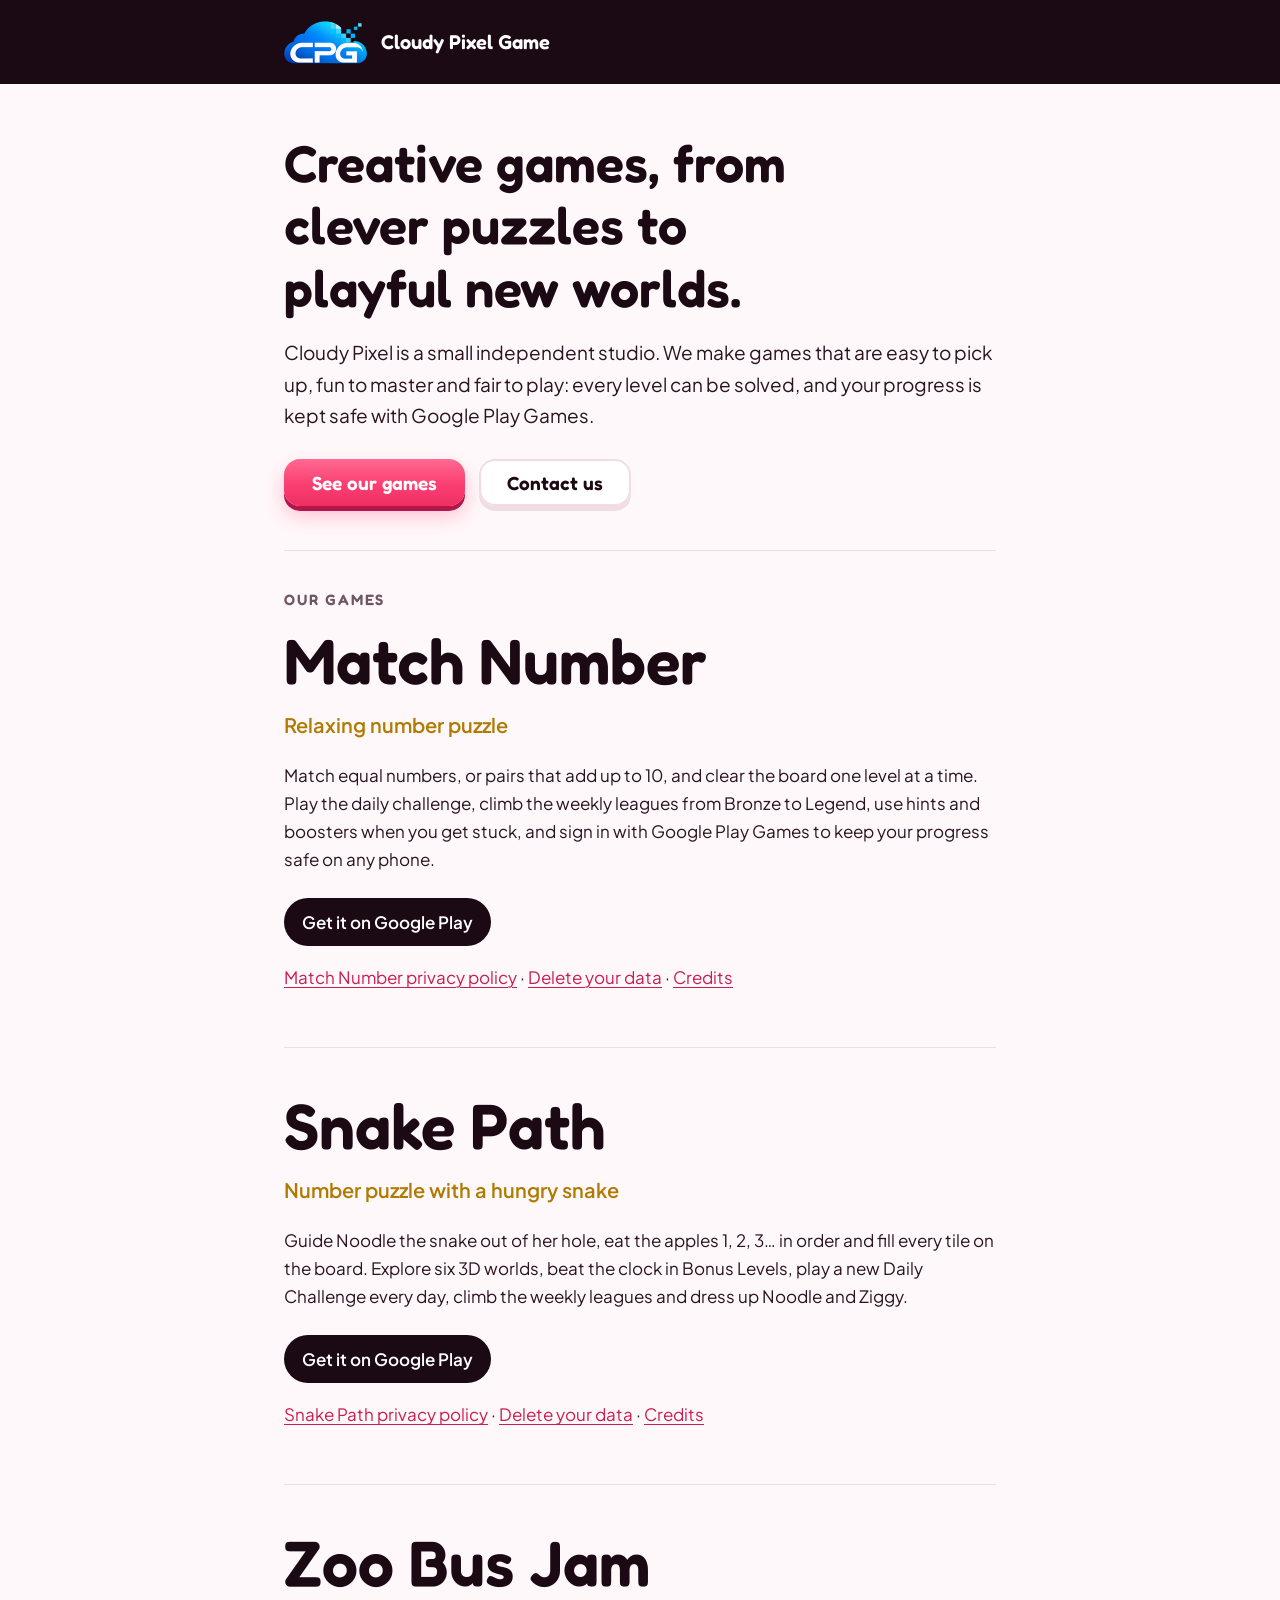
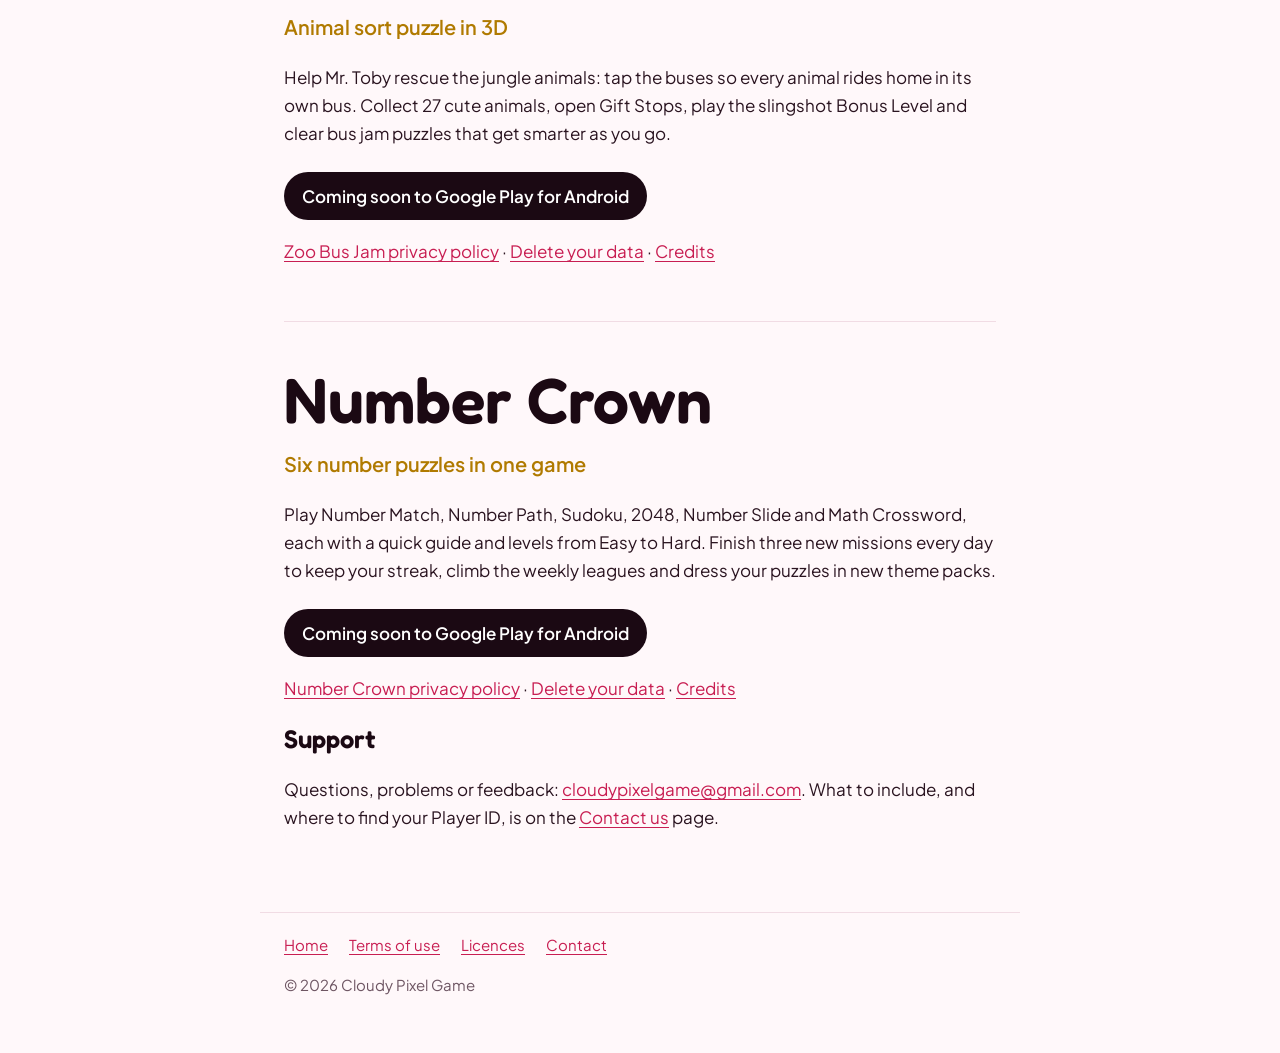
<file: index.html>
<!doctype html>
<html lang="en">
<head>
  <meta charset="utf-8">
  <meta name="viewport" content="width=device-width, initial-scale=1">
  <title>Cloudy Pixel Game – Independent game studio</title>
  <meta name="description" content="Cloudy Pixel is an independent studio making creative games, from clever puzzles to playful new worlds. Play Match Number, Snake Path, Zoo Bus Jam and Number Crown on Android.">
  <link rel="icon" href="favicon.png">
  <link rel="preconnect" href="https://fonts.googleapis.com">
  <link rel="preconnect" href="https://fonts.gstatic.com" crossorigin>
  <link href="https://fonts.googleapis.com/css2?family=Fredoka:wght@600&family=Plus+Jakarta+Sans:wght@400;600&display=swap" rel="stylesheet">
  <link rel="stylesheet" href="style.css">
</head>
<body>
  <header class="band">
    <div class="band-inner">
      <img src="cpg-logo.png" alt="Cloudy Pixel Game logo" width="83" height="44">
      <a href="./">Cloudy Pixel Game</a>
    </div>
  </header>

  <main class="hero">
    <section class="intro">
      <h1>Creative games, from clever puzzles to playful new worlds.</h1>
      <p class="lead">Cloudy Pixel is a small independent studio. We make games that are easy to pick up, fun to master and fair to play: every level can be solved, and your progress is kept safe with Google Play Games.</p>
      <div class="intro-actions">
        <a class="button" href="#games">See our games</a>
        <a class="button button-quiet" href="contact.html">Contact us</a>
      </div>
    </section>

    <h2 class="section-title" id="games">Our games</h2>

    <h2 class="game-name">Match Number</h2>
    <p class="tagline">Relaxing number puzzle</p>

    <p>Match equal numbers, or pairs that add up to 10, and clear the board one level at a time. Play the daily challenge, climb the weekly leagues from Bronze to Legend, use hints and boosters when you get stuck, and sign in with Google Play Games to keep your progress safe on any phone.</p>

    <a class="status" href="https://play.google.com/store/apps/details?id=com.cloudypixel.matchnumber">Get it on Google Play</a>
    <p><a href="match-number/privacy-policy.html">Match Number privacy policy</a> · <a href="match-number/privacy-policy.html#delete-data">Delete your data</a> · <a href="match-number/privacy-policy.html#about">Credits</a></p>

    <section class="game">
      <h2 class="game-name">Snake Path</h2>
      <p class="tagline">Number puzzle with a hungry snake</p>
      <p>Guide Noodle the snake out of her hole, eat the apples 1, 2, 3… in order and fill every tile on the board. Explore six 3D worlds, beat the clock in Bonus Levels, play a new Daily Challenge every day, climb the weekly leagues and dress up Noodle and Ziggy.</p>
      <a class="status" href="https://play.google.com/store/apps/details?id=com.cloudypixel.snakepath">Get it on Google Play</a>
      <p><a href="snake-path/privacy-policy.html">Snake Path privacy policy</a> · <a href="snake-path/privacy-policy.html#delete-data">Delete your data</a> · <a href="snake-path/privacy-policy.html#about">Credits</a></p>
    </section>

    <section class="game">
      <h2 class="game-name">Zoo Bus Jam</h2>
      <p class="tagline">Animal sort puzzle in 3D</p>
      <p>Help Mr. Toby rescue the jungle animals: tap the buses so every animal rides home in its own bus. Collect 27 cute animals, open Gift Stops, play the slingshot Bonus Level and clear bus jam puzzles that get smarter as you go.</p>
      <span class="status">Coming soon to Google Play for Android</span>
      <p><a href="zoo-bus-jam/privacy-policy.html">Zoo Bus Jam privacy policy</a> · <a href="zoo-bus-jam/privacy-policy.html#delete-data">Delete your data</a> · <a href="zoo-bus-jam/privacy-policy.html#about">Credits</a></p>
    </section>

    <section class="game">
      <h2 class="game-name">Number Crown</h2>
      <p class="tagline">Six number puzzles in one game</p>
      <p>Play Number Match, Number Path, Sudoku, 2048, Number Slide and Math Crossword, each with a quick guide and levels from Easy to Hard. Finish three new missions every day to keep your streak, climb the weekly leagues and dress your puzzles in new theme packs.</p>
      <span class="status">Coming soon to Google Play for Android</span>
      <p><a href="number-crown/privacy-policy.html">Number Crown privacy policy</a> · <a href="number-crown/privacy-policy.html#delete-data">Delete your data</a> · <a href="number-crown/privacy-policy.html#about">Credits</a></p>
    </section>

    <h2>Support</h2>
    <p>Questions, problems or feedback: <a href="mailto:cloudypixelgame@gmail.com">cloudypixelgame@gmail.com</a>. What to include, and where to find your Player ID, is on the <a href="contact.html">Contact us</a> page.</p>
  </main>

  <footer>
    <a href="./">Home</a>
    <a href="terms.html">Terms of use</a>
    <a href="licences.html">Licences</a>
    <a href="contact.html">Contact</a>
    <p>© 2026 Cloudy Pixel Game</p>
  </footer>
</body>
</html>
</file>
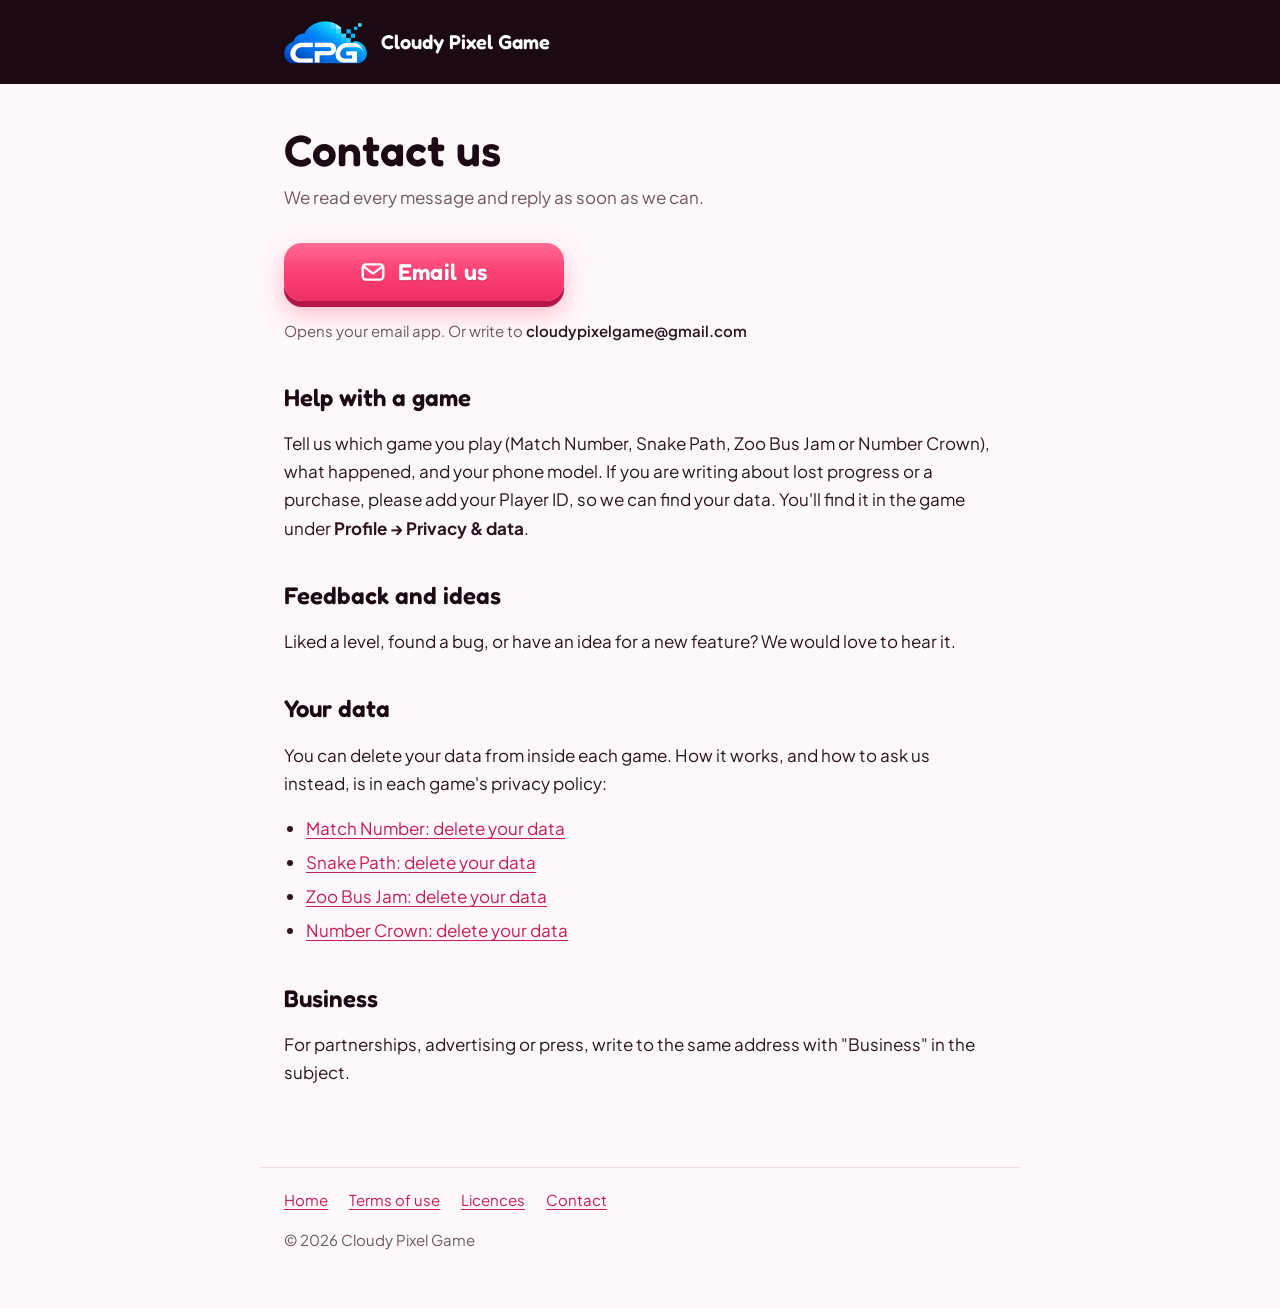
<file: contact.html>
<!doctype html>
<html lang="en">
<head>
  <meta charset="utf-8">
  <meta name="viewport" content="width=device-width, initial-scale=1">
  <title>Contact us – Cloudy Pixel Game</title>
  <meta name="description" content="Contact Cloudy Pixel Game about Match Number, Snake Path, Zoo Bus Jam, Number Crown, your progress, purchases or your data.">
  <link rel="icon" href="favicon.png">
  <link rel="preconnect" href="https://fonts.googleapis.com">
  <link rel="preconnect" href="https://fonts.gstatic.com" crossorigin>
  <link href="https://fonts.googleapis.com/css2?family=Fredoka:wght@600&family=Plus+Jakarta+Sans:wght@400;600&display=swap" rel="stylesheet">
  <link rel="stylesheet" href="style.css">
</head>
<body>
  <header class="band">
    <div class="band-inner">
      <img src="cpg-logo.png" alt="Cloudy Pixel Game logo" width="83" height="44">
      <a href="./">Cloudy Pixel Game</a>
    </div>
  </header>

  <main class="doc">
    <h1>Contact us</h1>
    <p class="updated">We read every message and reply as soon as we can.</p>

    <div class="cta">
      <a class="mail-button" href="mailto:cloudypixelgame@gmail.com">
        <svg viewBox="0 0 24 24" width="26" height="26" aria-hidden="true" focusable="false"><rect x="2.5" y="5" width="19" height="14" rx="3" fill="none" stroke="currentColor" stroke-width="2.2"/><path d="M3.5 7l8.5 6.5L20.5 7" fill="none" stroke="currentColor" stroke-width="2.2" stroke-linecap="round" stroke-linejoin="round"/></svg>
        <span>Email us</span>
      </a>
      <p class="cta-note">Opens your email app. Or write to <strong>cloudypixelgame@gmail.com</strong></p>
    </div>

    <h2>Help with a game</h2>
    <p>Tell us which game you play (Match Number, Snake Path, Zoo Bus Jam or Number Crown), what happened, and your phone model. If you are writing about lost progress or a purchase, please add your Player ID, so we can find your data. You'll find it in the game under <strong>Profile → Privacy &amp; data</strong>.</p>

    <h2>Feedback and ideas</h2>
    <p>Liked a level, found a bug, or have an idea for a new feature? We would love to hear it.</p>

    <h2>Your data</h2>
    <p>You can delete your data from inside each game. How it works, and how to ask us instead, is in each game's privacy policy:</p>
    <ul>
      <li><a href="match-number/privacy-policy.html#delete-data">Match Number: delete your data</a></li>
      <li><a href="snake-path/privacy-policy.html#delete-data">Snake Path: delete your data</a></li>
      <li><a href="zoo-bus-jam/privacy-policy.html#delete-data">Zoo Bus Jam: delete your data</a></li>
      <li><a href="number-crown/privacy-policy.html#delete-data">Number Crown: delete your data</a></li>
    </ul>

    <h2>Business</h2>
    <p>For partnerships, advertising or press, write to the same address with "Business" in the subject.</p>
  </main>

  <footer>
    <a href="./">Home</a>
    <a href="terms.html">Terms of use</a>
    <a href="licences.html">Licences</a>
    <a href="contact.html">Contact</a>
    <p>© 2026 Cloudy Pixel Game</p>
  </footer>
</body>
</html>
</file>
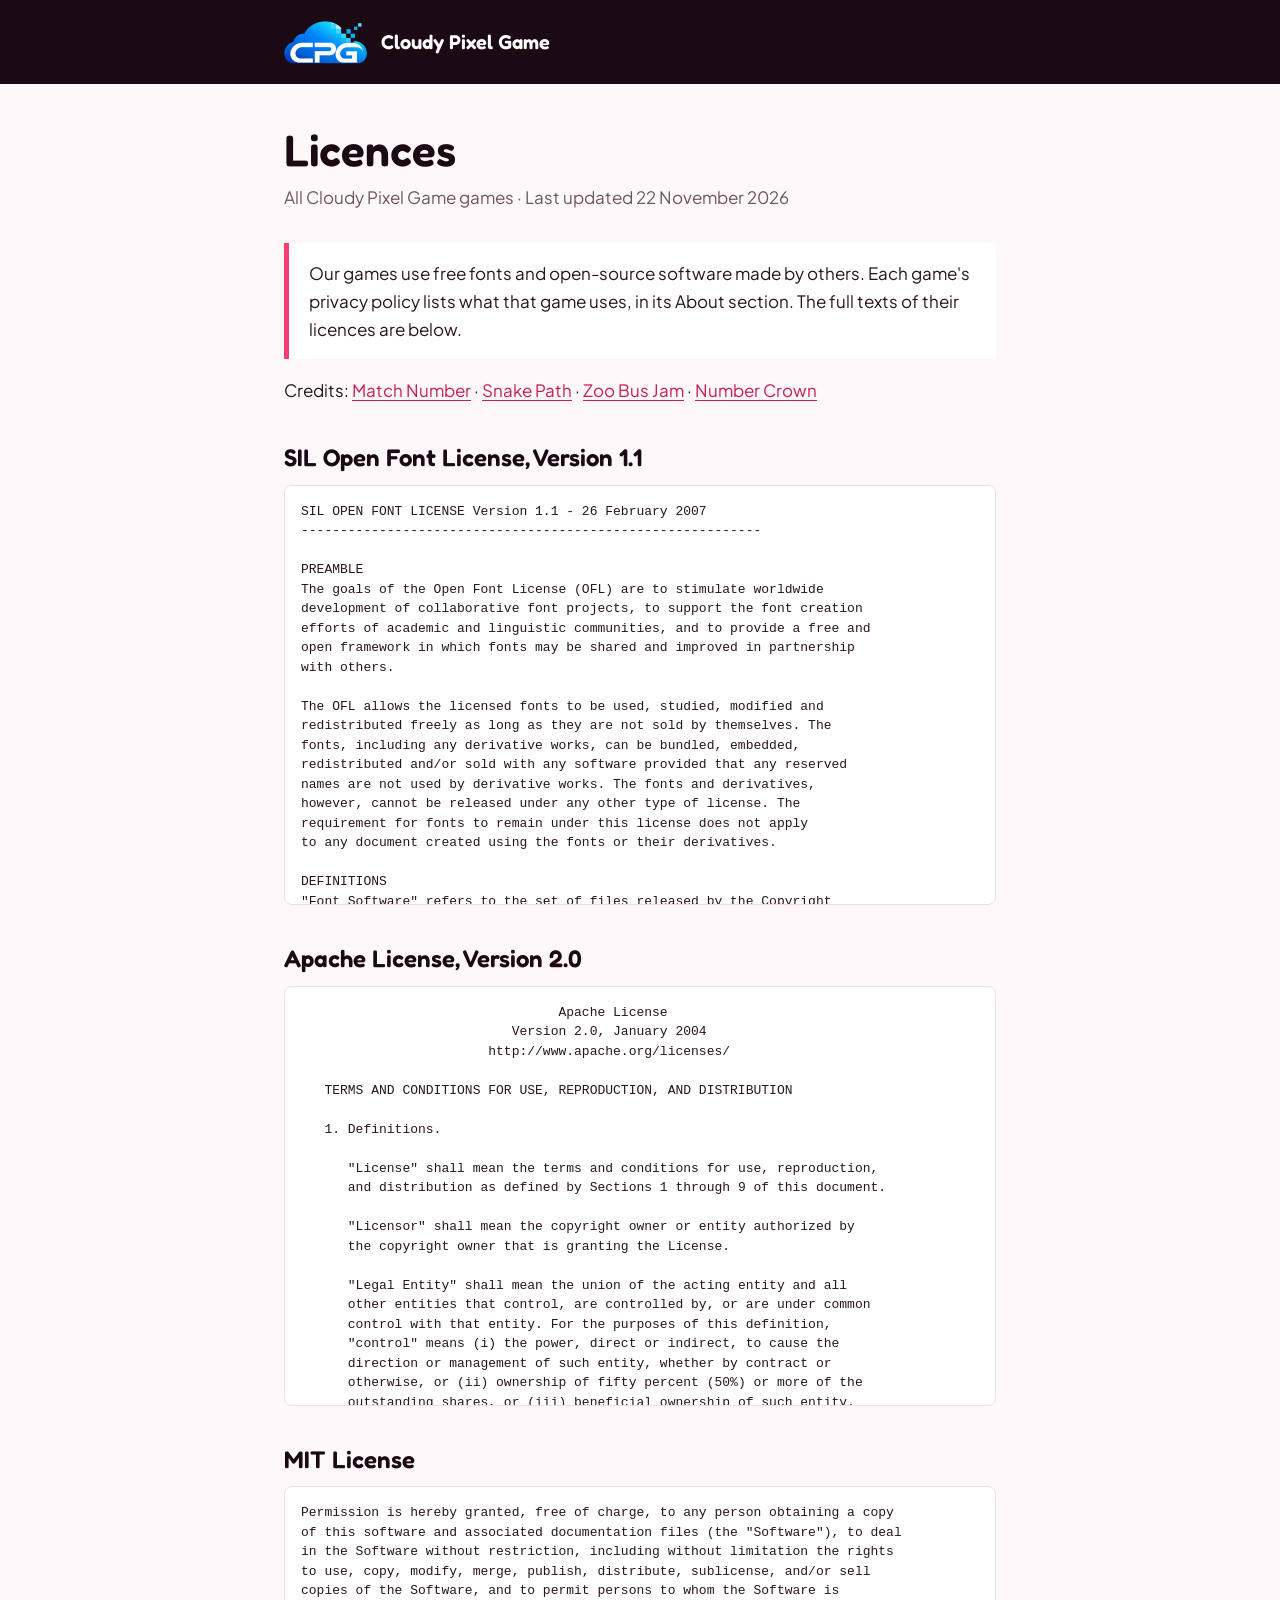
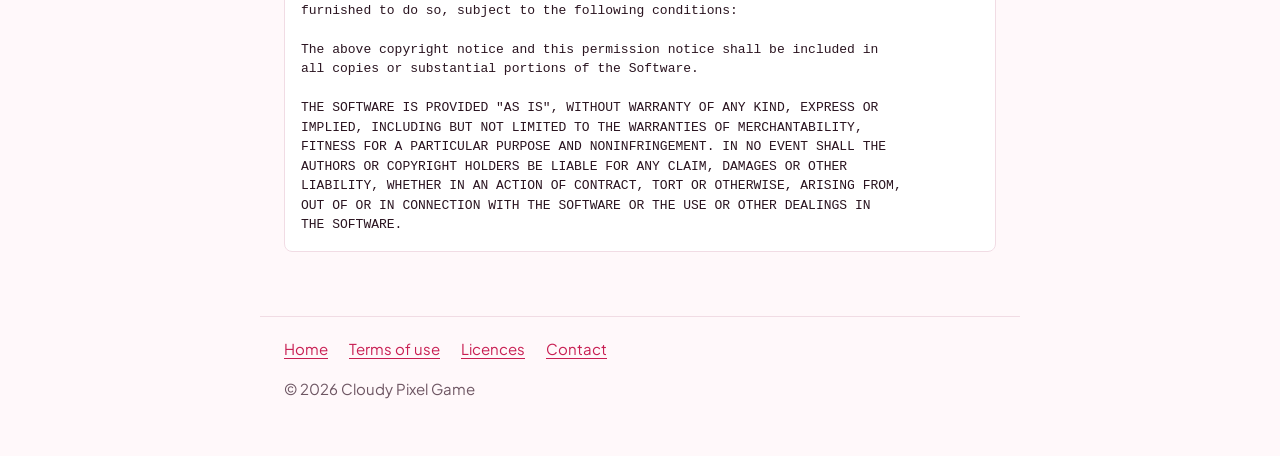
<file: licences.html>
<!doctype html>
<html lang="en">
<head>
  <meta charset="utf-8">
  <meta name="viewport" content="width=device-width, initial-scale=1">
  <title>Licences – Cloudy Pixel Game</title>
  <meta name="description" content="Full texts of the open-source licences for fonts and software used in Cloudy Pixel Game games.">
  <link rel="icon" href="favicon.png">
  <link rel="preconnect" href="https://fonts.googleapis.com">
  <link rel="preconnect" href="https://fonts.gstatic.com" crossorigin>
  <link href="https://fonts.googleapis.com/css2?family=Fredoka:wght@600&family=Plus+Jakarta+Sans:wght@400;600&display=swap" rel="stylesheet">
  <link rel="stylesheet" href="style.css">
  <style>
    .licence { background: #fff; border: 1px solid var(--line); border-radius: 8px; padding: 16px; margin: 12px 0 0; max-height: 420px; overflow: auto; font-size: 13px; line-height: 1.5; white-space: pre-wrap; word-break: break-word; }
  </style>
</head>
<body>
  <header class="band">
    <div class="band-inner">
      <img src="cpg-logo.png" alt="Cloudy Pixel Game logo" width="83" height="44">
      <a href="./">Cloudy Pixel Game</a>
    </div>
  </header>

  <main class="doc">
    <h1>Licences</h1>
    <p class="updated">All Cloudy Pixel Game games · Last updated 22 November 2026</p>

    <div class="summary">
      <p>Our games use free fonts and open-source software made by others. Each game's privacy policy lists what that game uses, in its About section. The full texts of their licences are below.</p>
    </div>

    <p>Credits: <a href="match-number/privacy-policy.html#about">Match Number</a> · <a href="snake-path/privacy-policy.html#about">Snake Path</a> · <a href="zoo-bus-jam/privacy-policy.html#about">Zoo Bus Jam</a> · <a href="number-crown/privacy-policy.html#about">Number Crown</a></p>

    <h2 id="ofl">SIL Open Font License, Version 1.1</h2>
    <pre class="licence">SIL OPEN FONT LICENSE Version 1.1 - 26 February 2007
-----------------------------------------------------------

PREAMBLE
The goals of the Open Font License (OFL) are to stimulate worldwide
development of collaborative font projects, to support the font creation
efforts of academic and linguistic communities, and to provide a free and
open framework in which fonts may be shared and improved in partnership
with others.

The OFL allows the licensed fonts to be used, studied, modified and
redistributed freely as long as they are not sold by themselves. The
fonts, including any derivative works, can be bundled, embedded,
redistributed and/or sold with any software provided that any reserved
names are not used by derivative works. The fonts and derivatives,
however, cannot be released under any other type of license. The
requirement for fonts to remain under this license does not apply
to any document created using the fonts or their derivatives.

DEFINITIONS
&quot;Font Software&quot; refers to the set of files released by the Copyright
Holder(s) under this license and clearly marked as such. This may
include source files, build scripts and documentation.

&quot;Reserved Font Name&quot; refers to any names specified as such after the
copyright statement(s).

&quot;Original Version&quot; refers to the collection of Font Software components as
distributed by the Copyright Holder(s).

&quot;Modified Version&quot; refers to any derivative made by adding to, deleting,
or substituting -- in part or in whole -- any of the components of the
Original Version, by changing formats or by porting the Font Software to a
new environment.

&quot;Author&quot; refers to any designer, engineer, programmer, technical
writer or other person who contributed to the Font Software.

PERMISSION &amp; CONDITIONS
Permission is hereby granted, free of charge, to any person obtaining
a copy of the Font Software, to use, study, copy, merge, embed, modify,
redistribute, and sell modified and unmodified copies of the Font
Software, subject to the following conditions:

1) Neither the Font Software nor any of its individual components,
in Original or Modified Versions, may be sold by itself.

2) Original or Modified Versions of the Font Software may be bundled,
redistributed and/or sold with any software, provided that each copy
contains the above copyright notice and this license. These can be
included either as stand-alone text files, human-readable headers or
in the appropriate machine-readable metadata fields within text or
binary files as long as those fields can be easily viewed by the user.

3) No Modified Version of the Font Software may use the Reserved Font
Name(s) unless explicit written permission is granted by the corresponding
Copyright Holder. This restriction only applies to the primary font name as
presented to the users.

4) The name(s) of the Copyright Holder(s) or the Author(s) of the Font
Software shall not be used to promote, endorse or advertise any
Modified Version, except to acknowledge the contribution(s) of the
Copyright Holder(s) and the Author(s) or with their explicit written
permission.

5) The Font Software, modified or unmodified, in part or in whole,
must be distributed entirely under this license, and must not be
distributed under any other license. The requirement for fonts to
remain under this license does not apply to any document created
using the Font Software.

TERMINATION
This license becomes null and void if any of the above conditions are
not met.

DISCLAIMER
THE FONT SOFTWARE IS PROVIDED &quot;AS IS&quot;, WITHOUT WARRANTY OF ANY KIND,
EXPRESS OR IMPLIED, INCLUDING BUT NOT LIMITED TO ANY WARRANTIES OF
MERCHANTABILITY, FITNESS FOR A PARTICULAR PURPOSE AND NONINFRINGEMENT
OF COPYRIGHT, PATENT, TRADEMARK, OR OTHER RIGHT. IN NO EVENT SHALL THE
COPYRIGHT HOLDER BE LIABLE FOR ANY CLAIM, DAMAGES OR OTHER LIABILITY,
INCLUDING ANY GENERAL, SPECIAL, INDIRECT, INCIDENTAL, OR CONSEQUENTIAL
DAMAGES, WHETHER IN AN ACTION OF CONTRACT, TORT OR OTHERWISE, ARISING
FROM, OUT OF THE USE OR INABILITY TO USE THE FONT SOFTWARE OR FROM
OTHER DEALINGS IN THE FONT SOFTWARE.</pre>

    <h2 id="apache">Apache License, Version 2.0</h2>
    <pre class="licence">                                 Apache License
                           Version 2.0, January 2004
                        http://www.apache.org/licenses/

   TERMS AND CONDITIONS FOR USE, REPRODUCTION, AND DISTRIBUTION

   1. Definitions.

      &quot;License&quot; shall mean the terms and conditions for use, reproduction,
      and distribution as defined by Sections 1 through 9 of this document.

      &quot;Licensor&quot; shall mean the copyright owner or entity authorized by
      the copyright owner that is granting the License.

      &quot;Legal Entity&quot; shall mean the union of the acting entity and all
      other entities that control, are controlled by, or are under common
      control with that entity. For the purposes of this definition,
      &quot;control&quot; means (i) the power, direct or indirect, to cause the
      direction or management of such entity, whether by contract or
      otherwise, or (ii) ownership of fifty percent (50%) or more of the
      outstanding shares, or (iii) beneficial ownership of such entity.

      &quot;You&quot; (or &quot;Your&quot;) shall mean an individual or Legal Entity
      exercising permissions granted by this License.

      &quot;Source&quot; form shall mean the preferred form for making modifications,
      including but not limited to software source code, documentation
      source, and configuration files.

      &quot;Object&quot; form shall mean any form resulting from mechanical
      transformation or translation of a Source form, including but
      not limited to compiled object code, generated documentation,
      and conversions to other media types.

      &quot;Work&quot; shall mean the work of authorship, whether in Source or
      Object form, made available under the License, as indicated by a
      copyright notice that is included in or attached to the work
      (an example is provided in the Appendix below).

      &quot;Derivative Works&quot; shall mean any work, whether in Source or Object
      form, that is based on (or derived from) the Work and for which the
      editorial revisions, annotations, elaborations, or other modifications
      represent, as a whole, an original work of authorship. For the purposes
      of this License, Derivative Works shall not include works that remain
      separable from, or merely link (or bind by name) to the interfaces of,
      the Work and Derivative Works thereof.

      &quot;Contribution&quot; shall mean any work of authorship, including
      the original version of the Work and any modifications or additions
      to that Work or Derivative Works thereof, that is intentionally
      submitted to Licensor for inclusion in the Work by the copyright owner
      or by an individual or Legal Entity authorized to submit on behalf of
      the copyright owner. For the purposes of this definition, &quot;submitted&quot;
      means any form of electronic, verbal, or written communication sent
      to the Licensor or its representatives, including but not limited to
      communication on electronic mailing lists, source code control systems,
      and issue tracking systems that are managed by, or on behalf of, the
      Licensor for the purpose of discussing and improving the Work, but
      excluding communication that is conspicuously marked or otherwise
      designated in writing by the copyright owner as &quot;Not a Contribution.&quot;

      &quot;Contributor&quot; shall mean Licensor and any individual or Legal Entity
      on behalf of whom a Contribution has been received by Licensor and
      subsequently incorporated within the Work.

   2. Grant of Copyright License. Subject to the terms and conditions of
      this License, each Contributor hereby grants to You a perpetual,
      worldwide, non-exclusive, no-charge, royalty-free, irrevocable
      copyright license to reproduce, prepare Derivative Works of,
      publicly display, publicly perform, sublicense, and distribute the
      Work and such Derivative Works in Source or Object form.

   3. Grant of Patent License. Subject to the terms and conditions of
      this License, each Contributor hereby grants to You a perpetual,
      worldwide, non-exclusive, no-charge, royalty-free, irrevocable
      (except as stated in this section) patent license to make, have made,
      use, offer to sell, sell, import, and otherwise transfer the Work,
      where such license applies only to those patent claims licensable
      by such Contributor that are necessarily infringed by their
      Contribution(s) alone or by combination of their Contribution(s)
      with the Work to which such Contribution(s) was submitted. If You
      institute patent litigation against any entity (including a
      cross-claim or counterclaim in a lawsuit) alleging that the Work
      or a Contribution incorporated within the Work constitutes direct
      or contributory patent infringement, then any patent licenses
      granted to You under this License for that Work shall terminate
      as of the date such litigation is filed.

   4. Redistribution. You may reproduce and distribute copies of the
      Work or Derivative Works thereof in any medium, with or without
      modifications, and in Source or Object form, provided that You
      meet the following conditions:

      (a) You must give any other recipients of the Work or
          Derivative Works a copy of this License; and

      (b) You must cause any modified files to carry prominent notices
          stating that You changed the files; and

      (c) You must retain, in the Source form of any Derivative Works
          that You distribute, all copyright, patent, trademark, and
          attribution notices from the Source form of the Work,
          excluding those notices that do not pertain to any part of
          the Derivative Works; and

      (d) If the Work includes a &quot;NOTICE&quot; text file as part of its
          distribution, then any Derivative Works that You distribute must
          include a readable copy of the attribution notices contained
          within such NOTICE file, excluding those notices that do not
          pertain to any part of the Derivative Works, in at least one
          of the following places: within a NOTICE text file distributed
          as part of the Derivative Works; within the Source form or
          documentation, if provided along with the Derivative Works; or,
          within a display generated by the Derivative Works, if and
          wherever such third-party notices normally appear. The contents
          of the NOTICE file are for informational purposes only and
          do not modify the License. You may add Your own attribution
          notices within Derivative Works that You distribute, alongside
          or as an addendum to the NOTICE text from the Work, provided
          that such additional attribution notices cannot be construed
          as modifying the License.

      You may add Your own copyright statement to Your modifications and
      may provide additional or different license terms and conditions
      for use, reproduction, or distribution of Your modifications, or
      for any such Derivative Works as a whole, provided Your use,
      reproduction, and distribution of the Work otherwise complies with
      the conditions stated in this License.

   5. Submission of Contributions. Unless You explicitly state otherwise,
      any Contribution intentionally submitted for inclusion in the Work
      by You to the Licensor shall be under the terms and conditions of
      this License, without any additional terms or conditions.
      Notwithstanding the above, nothing herein shall supersede or modify
      the terms of any separate license agreement you may have executed
      with Licensor regarding such Contributions.

   6. Trademarks. This License does not grant permission to use the trade
      names, trademarks, service marks, or product names of the Licensor,
      except as required for reasonable and customary use in describing the
      origin of the Work and reproducing the content of the NOTICE file.

   7. Disclaimer of Warranty. Unless required by applicable law or
      agreed to in writing, Licensor provides the Work (and each
      Contributor provides its Contributions) on an &quot;AS IS&quot; BASIS,
      WITHOUT WARRANTIES OR CONDITIONS OF ANY KIND, either express or
      implied, including, without limitation, any warranties or conditions
      of TITLE, NON-INFRINGEMENT, MERCHANTABILITY, or FITNESS FOR A
      PARTICULAR PURPOSE. You are solely responsible for determining the
      appropriateness of using or redistributing the Work and assume any
      risks associated with Your exercise of permissions under this License.

   8. Limitation of Liability. In no event and under no legal theory,
      whether in tort (including negligence), contract, or otherwise,
      unless required by applicable law (such as deliberate and grossly
      negligent acts) or agreed to in writing, shall any Contributor be
      liable to You for damages, including any direct, indirect, special,
      incidental, or consequential damages of any character arising as a
      result of this License or out of the use or inability to use the
      Work (including but not limited to damages for loss of goodwill,
      work stoppage, computer failure or malfunction, or any and all
      other commercial damages or losses), even if such Contributor
      has been advised of the possibility of such damages.

   9. Accepting Warranty or Additional Liability. While redistributing
      the Work or Derivative Works thereof, You may choose to offer,
      and charge a fee for, acceptance of support, warranty, indemnity,
      or other liability obligations and/or rights consistent with this
      License. However, in accepting such obligations, You may act only
      on Your own behalf and on Your sole responsibility, not on behalf
      of any other Contributor, and only if You agree to indemnify,
      defend, and hold each Contributor harmless for any liability
      incurred by, or claims asserted against, such Contributor by reason
      of your accepting any such warranty or additional liability.</pre>

    <h2 id="mit">MIT License</h2>
    <pre class="licence">Permission is hereby granted, free of charge, to any person obtaining a copy
of this software and associated documentation files (the "Software"), to deal
in the Software without restriction, including without limitation the rights
to use, copy, modify, merge, publish, distribute, sublicense, and/or sell
copies of the Software, and to permit persons to whom the Software is
furnished to do so, subject to the following conditions:

The above copyright notice and this permission notice shall be included in
all copies or substantial portions of the Software.

THE SOFTWARE IS PROVIDED "AS IS", WITHOUT WARRANTY OF ANY KIND, EXPRESS OR
IMPLIED, INCLUDING BUT NOT LIMITED TO THE WARRANTIES OF MERCHANTABILITY,
FITNESS FOR A PARTICULAR PURPOSE AND NONINFRINGEMENT. IN NO EVENT SHALL THE
AUTHORS OR COPYRIGHT HOLDERS BE LIABLE FOR ANY CLAIM, DAMAGES OR OTHER
LIABILITY, WHETHER IN AN ACTION OF CONTRACT, TORT OR OTHERWISE, ARISING FROM,
OUT OF OR IN CONNECTION WITH THE SOFTWARE OR THE USE OR OTHER DEALINGS IN
THE SOFTWARE.</pre>
  </main>

  <footer>
    <a href="./">Home</a>
    <a href="terms.html">Terms of use</a>
    <a href="licences.html">Licences</a>
    <a href="contact.html">Contact</a>
    <p>© 2026 Cloudy Pixel Game</p>
  </footer>
</body>
</html>
</file>
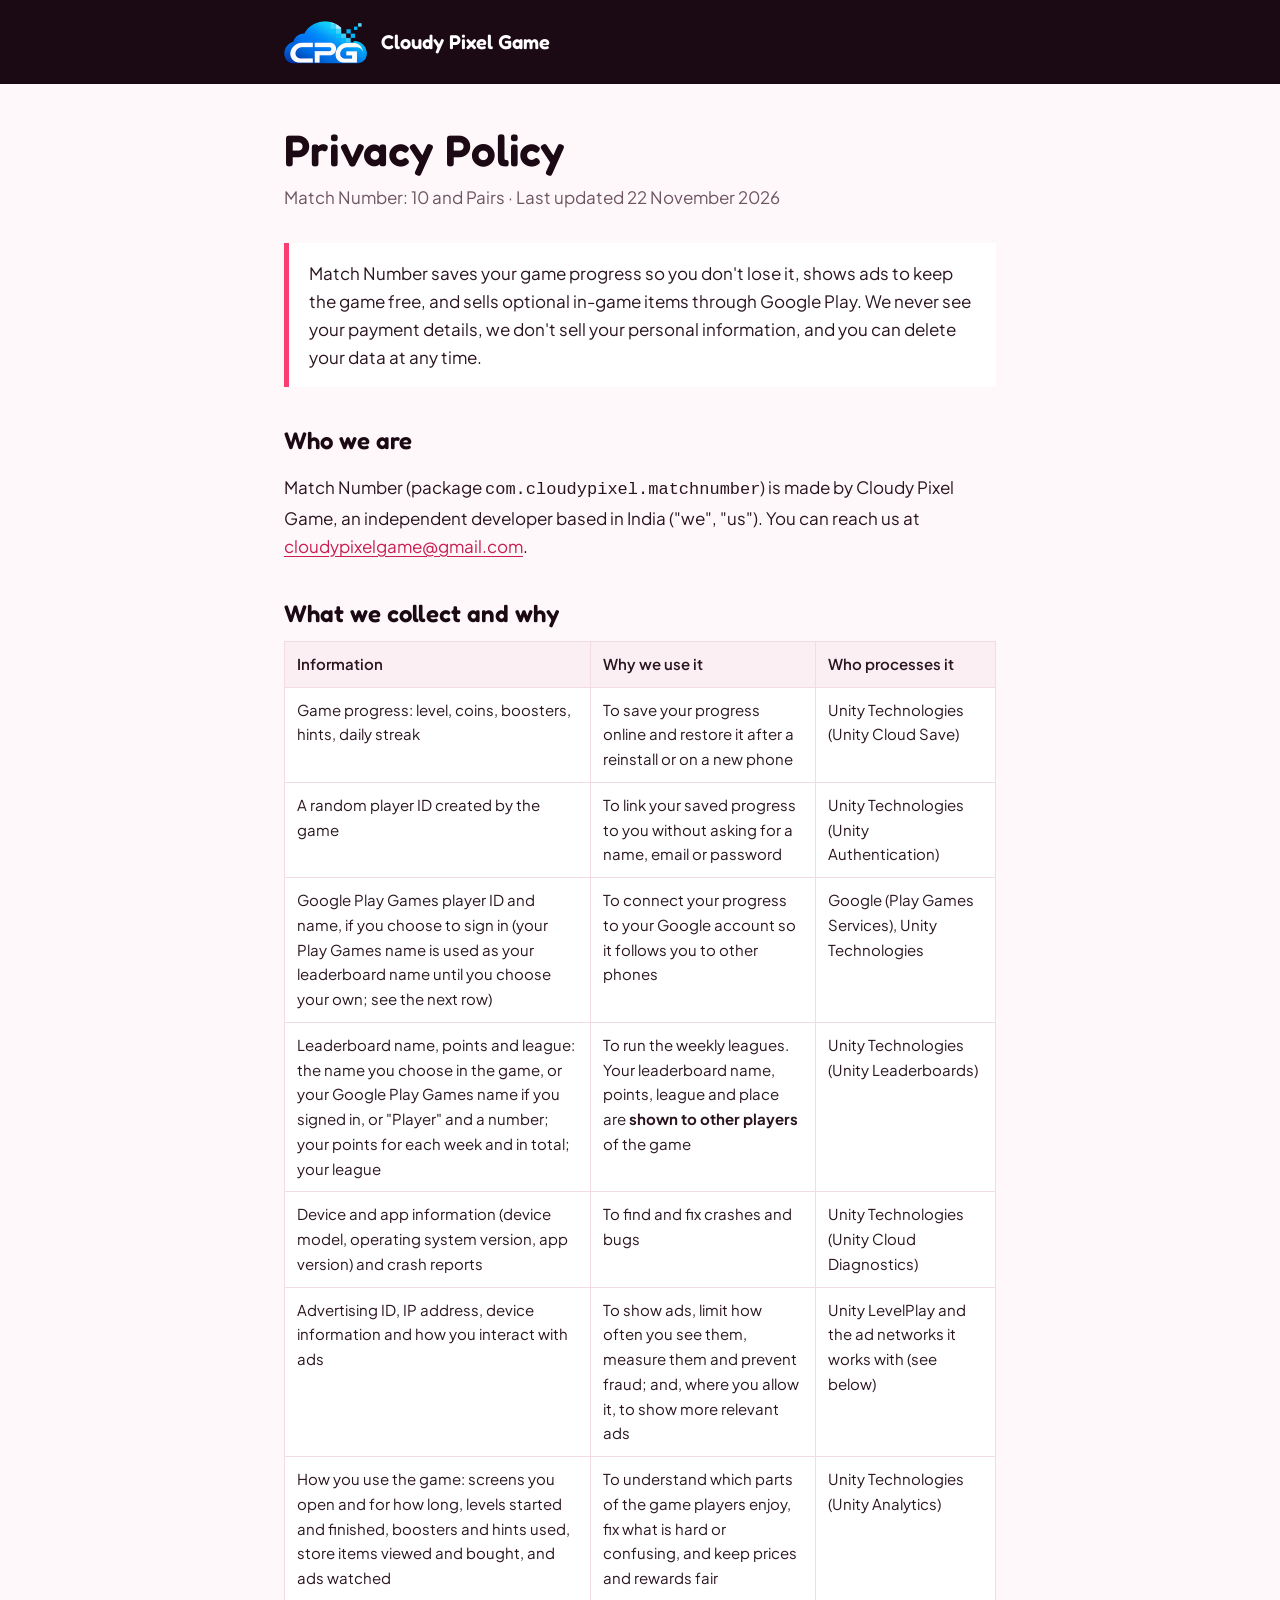
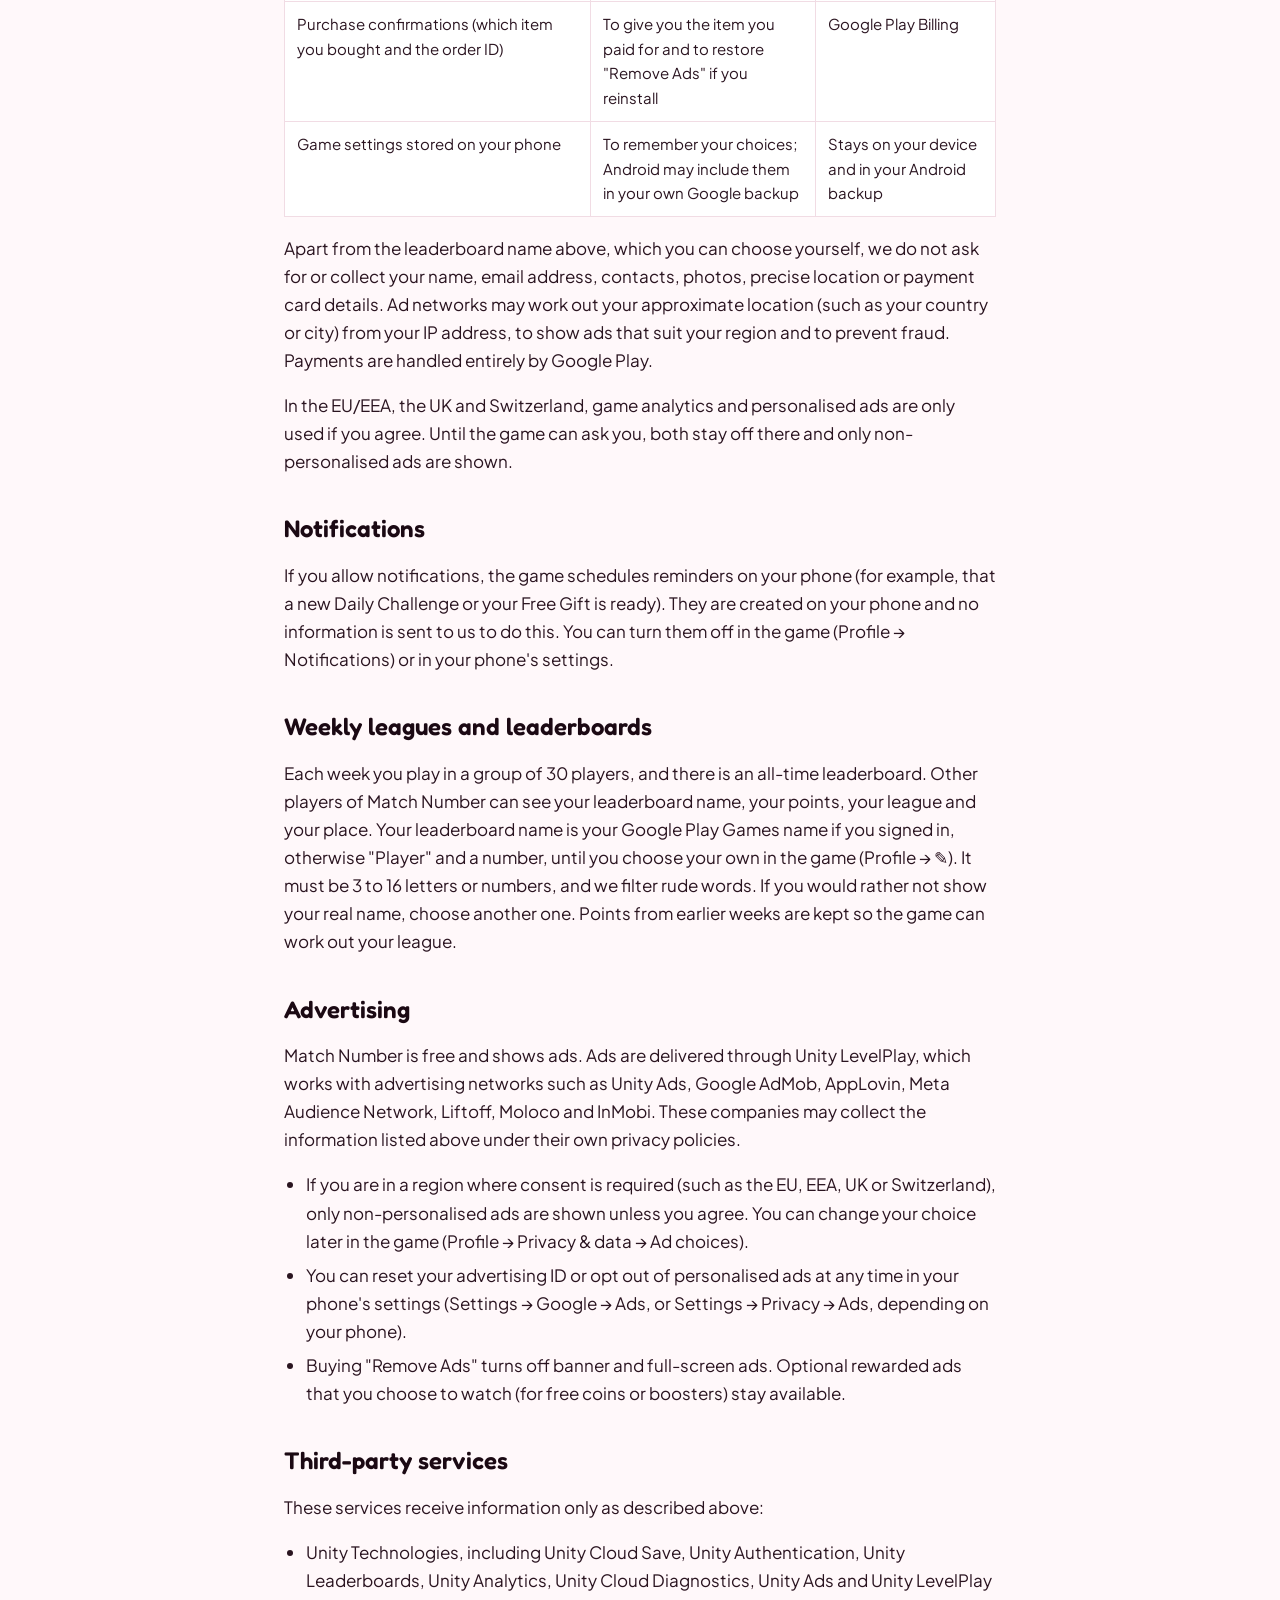
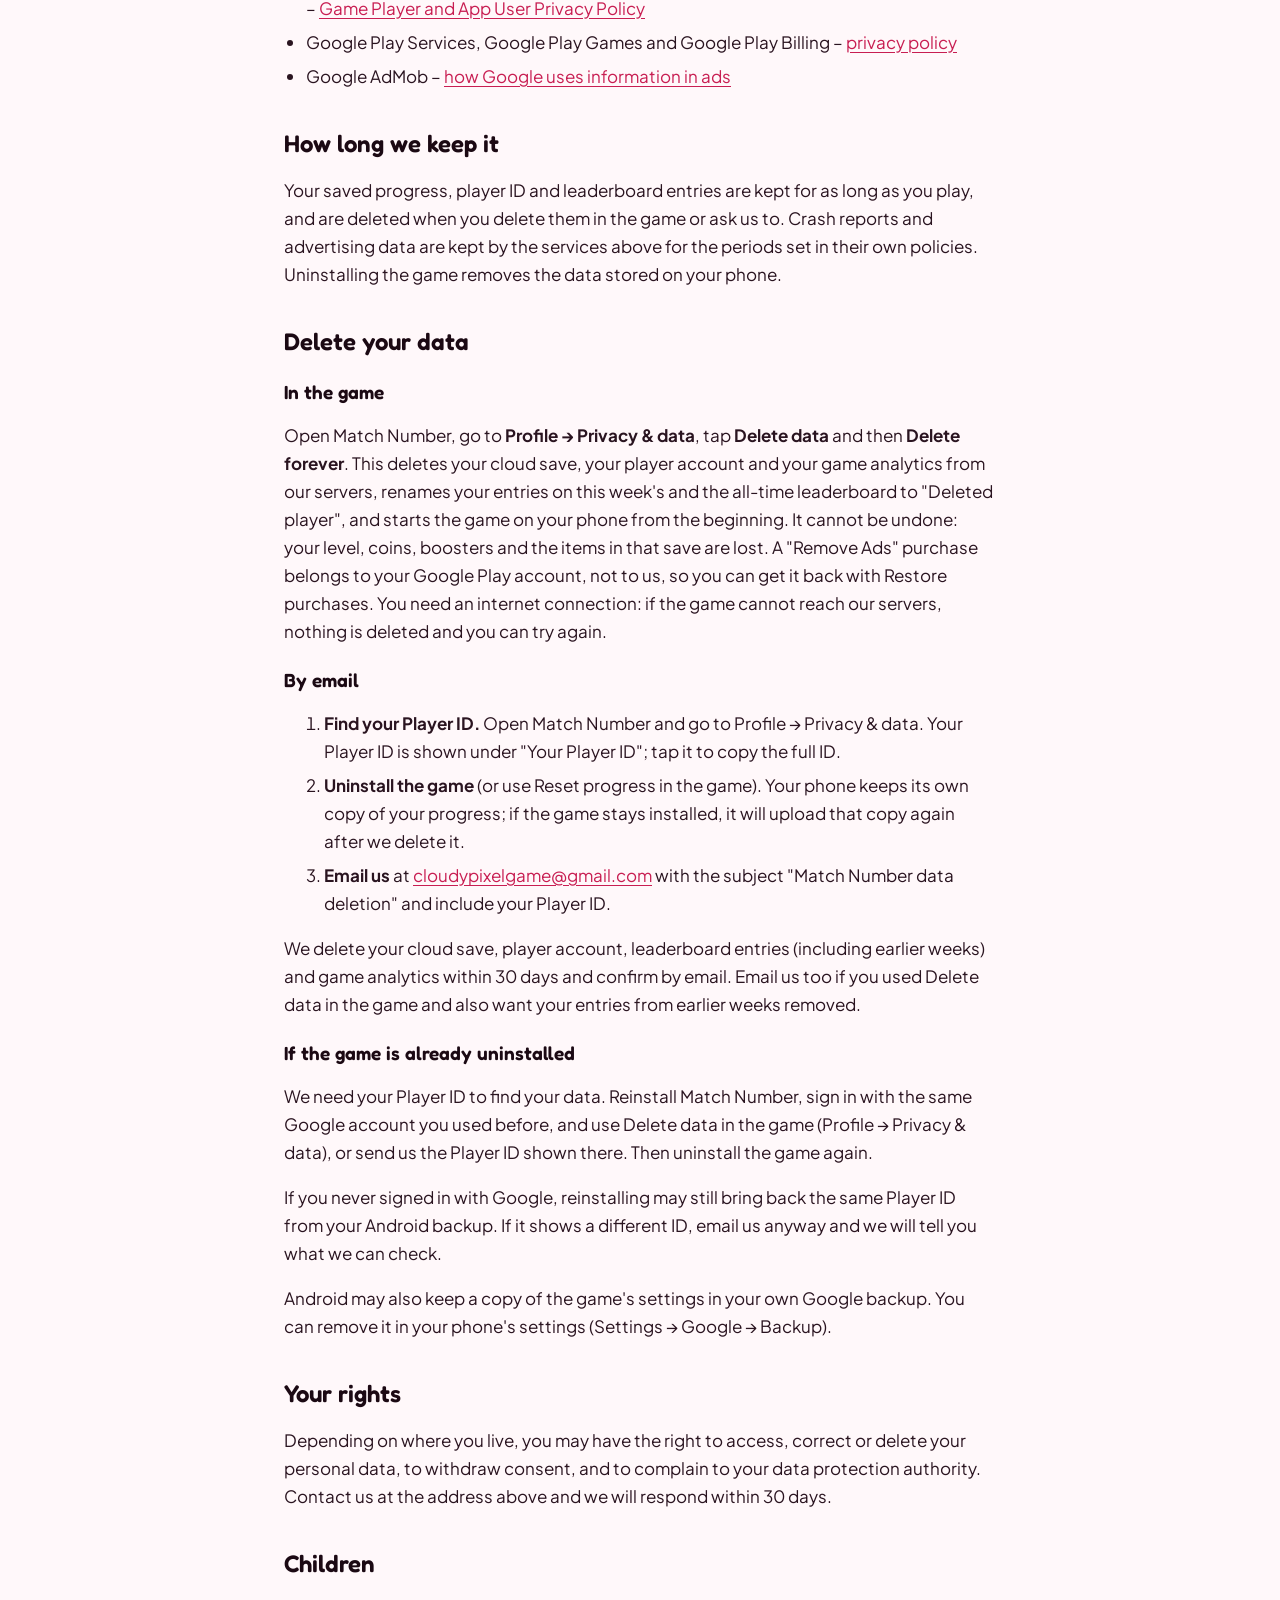
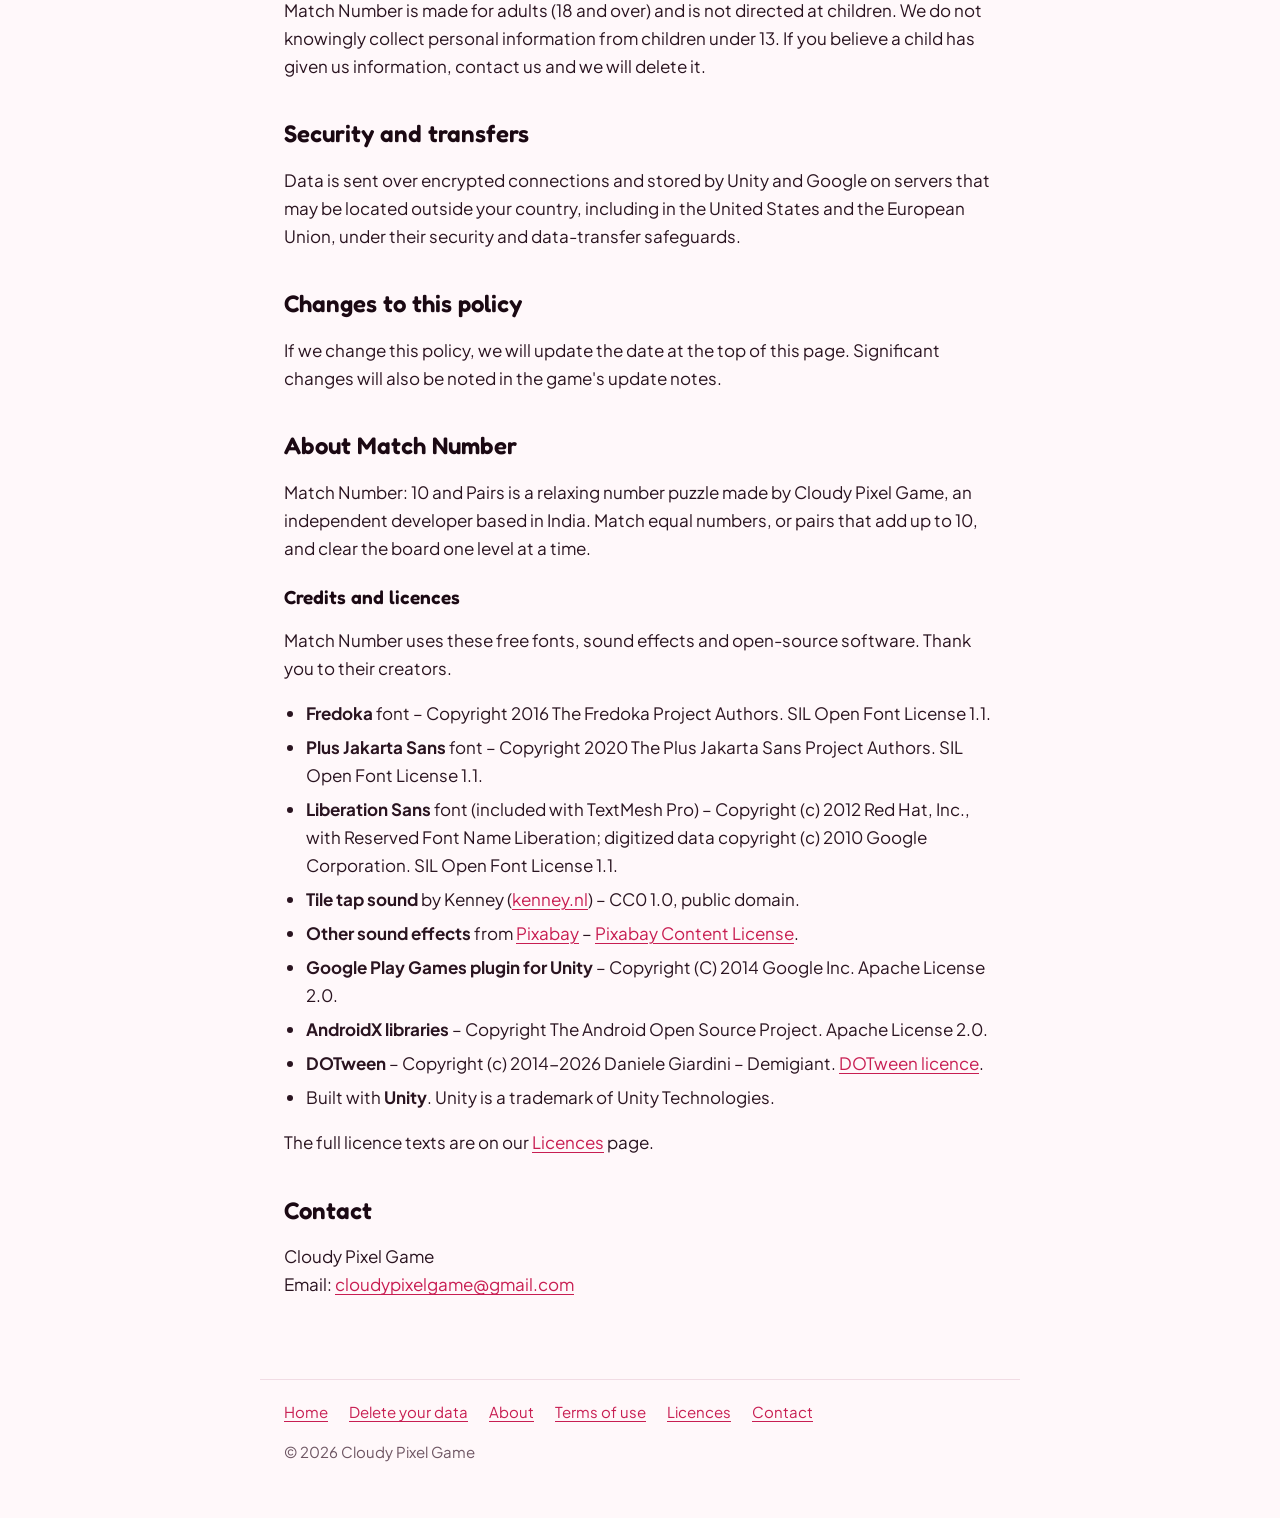
<file: privacy.html>
<!doctype html>
<html lang="en">
<head>
  <meta charset="utf-8">
  <meta name="viewport" content="width=device-width, initial-scale=1">
  <title>Privacy Policy – Match Number</title>
  <meta name="robots" content="noindex">
  <link rel="canonical" href="https://cloudypixelgame.github.io/match-number/privacy-policy.html">
  <script>location.replace('match-number/privacy-policy.html' + location.hash);</script>
  <noscript><meta http-equiv="refresh" content="0; url=match-number/privacy-policy.html"></noscript>
  <link rel="icon" href="favicon.png">
  <link rel="stylesheet" href="style.css">
</head>
<body>
  <header class="band">
    <div class="band-inner">
      <img src="cpg-logo.png" alt="Cloudy Pixel Game logo" width="83" height="44">
      <a href="./">Cloudy Pixel Game</a>
    </div>
  </header>

  <main class="doc">
    <h1>Privacy Policy</h1>
    <p>Match Number's privacy policy has moved to <a href="match-number/privacy-policy.html">cloudypixelgame.github.io/match-number/privacy-policy.html</a>.</p>
  </main>
</body>
</html>
</file>
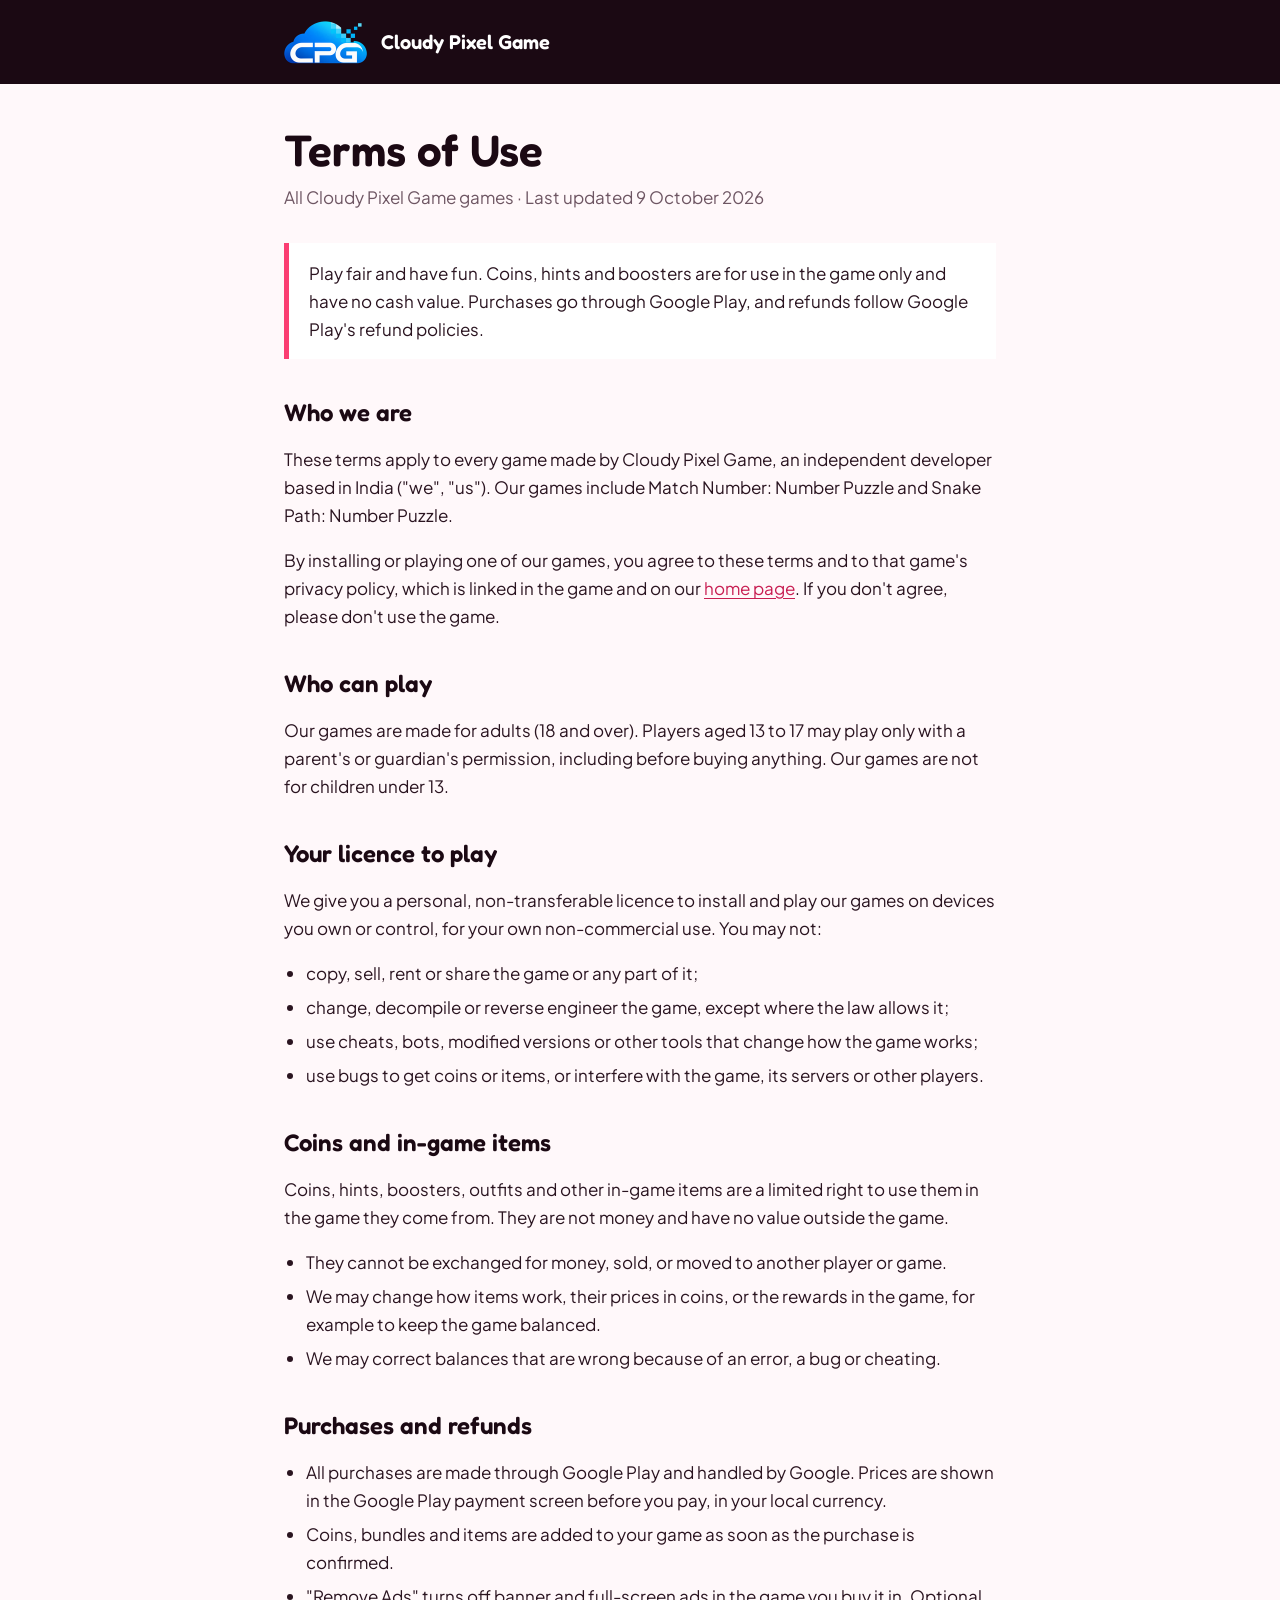
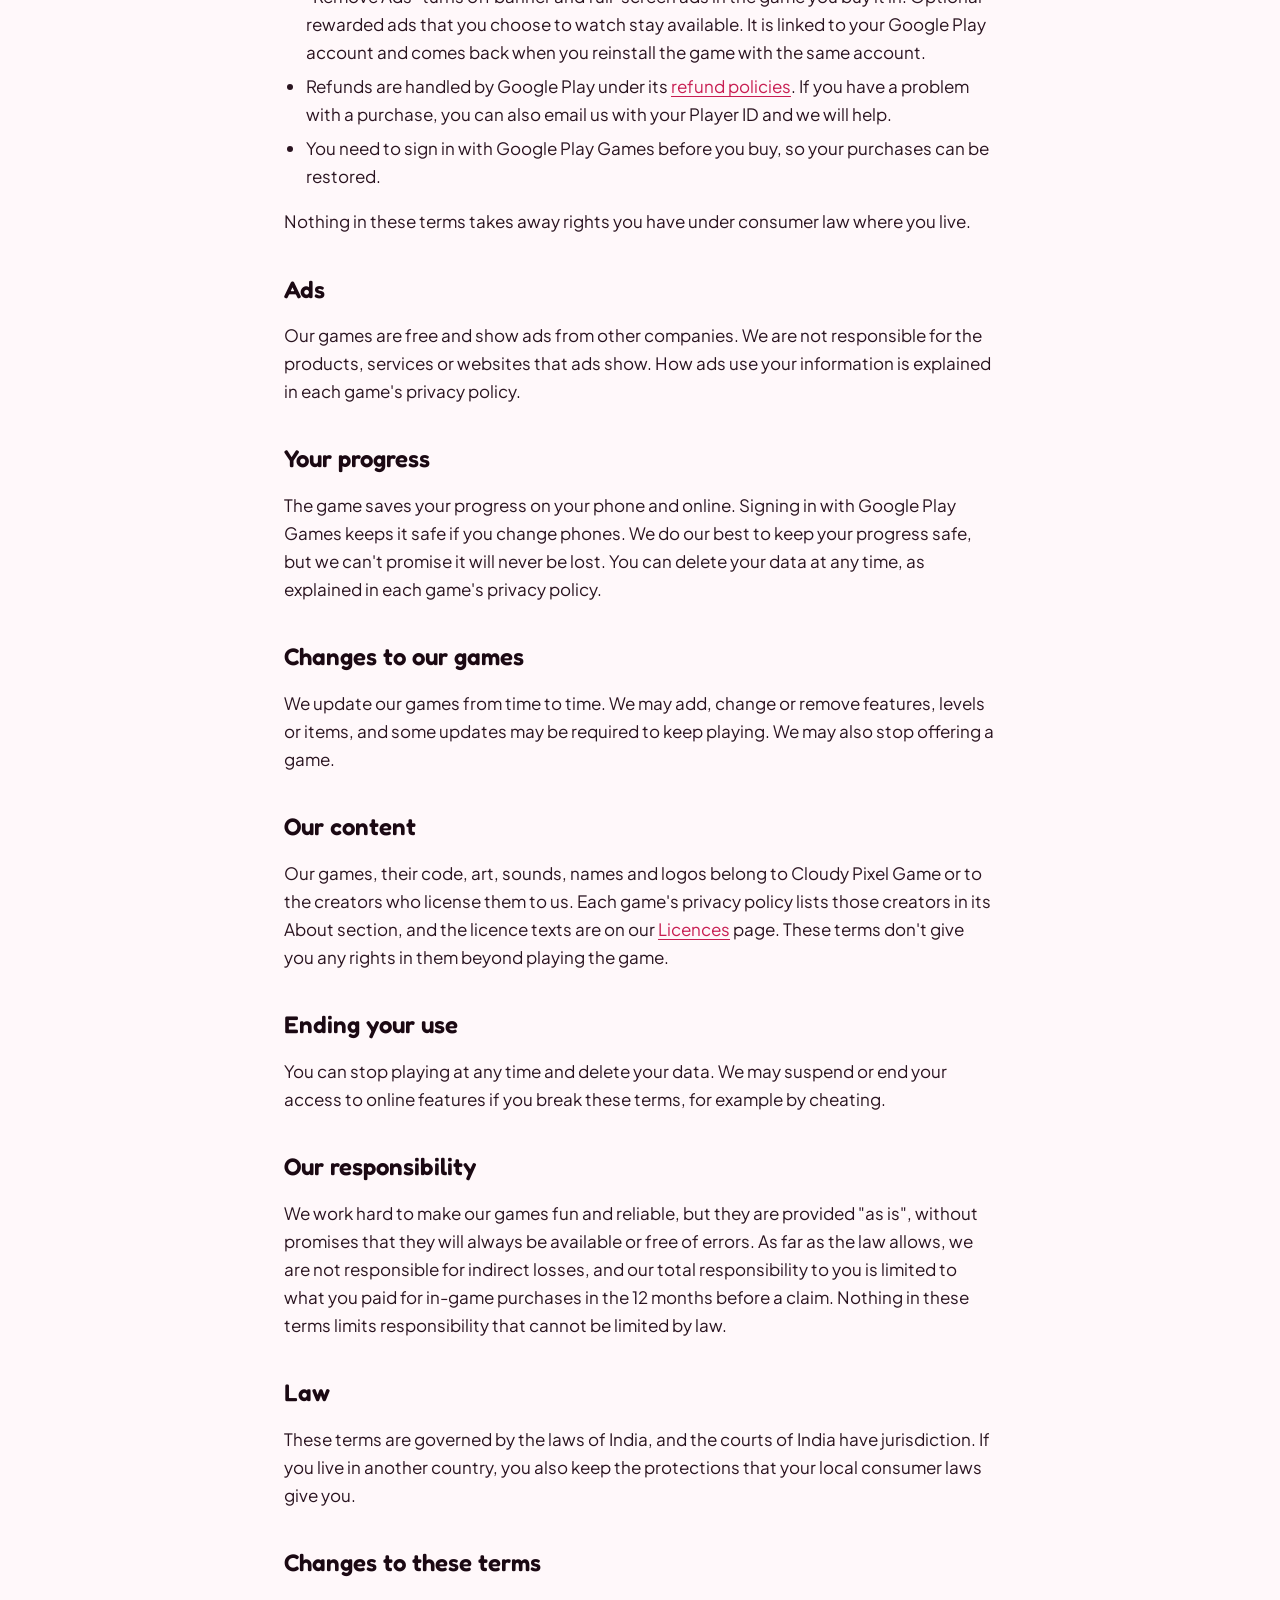
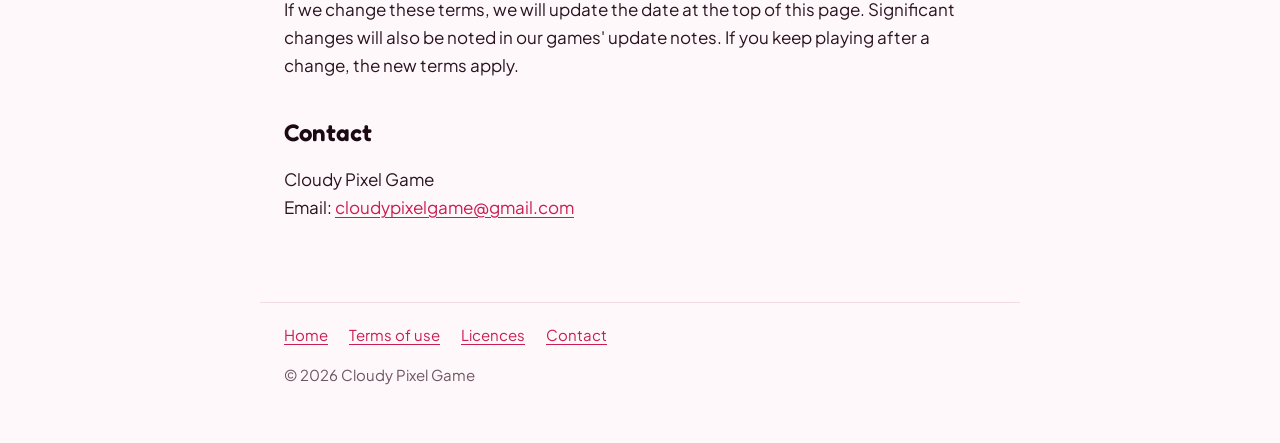
<file: terms.html>
<!doctype html>
<html lang="en">
<head>
  <meta charset="utf-8">
  <meta name="viewport" content="width=device-width, initial-scale=1">
  <title>Terms of Use – Cloudy Pixel Game</title>
  <meta name="description" content="The terms for playing games by Cloudy Pixel Game: fair play, coins and items, purchases and refunds.">
  <link rel="icon" href="favicon.png">
  <link rel="preconnect" href="https://fonts.googleapis.com">
  <link rel="preconnect" href="https://fonts.gstatic.com" crossorigin>
  <link href="https://fonts.googleapis.com/css2?family=Fredoka:wght@600&family=Plus+Jakarta+Sans:wght@400;600&display=swap" rel="stylesheet">
  <link rel="stylesheet" href="style.css">
</head>
<body>
  <header class="band">
    <div class="band-inner">
      <img src="cpg-logo.png" alt="Cloudy Pixel Game logo" width="83" height="44">
      <a href="./">Cloudy Pixel Game</a>
    </div>
  </header>

  <main class="doc">
    <h1>Terms of Use</h1>
    <p class="updated">All Cloudy Pixel Game games · Last updated 9 October 2026</p>

    <div class="summary">
      <p>Play fair and have fun. Coins, hints and boosters are for use in the game only and have no cash value. Purchases go through Google Play, and refunds follow Google Play's refund policies.</p>
    </div>

    <h2>Who we are</h2>
    <p>These terms apply to every game made by Cloudy Pixel Game, an independent developer based in India ("we", "us"). Our games include Match Number: Number Puzzle and Snake Path: Number Puzzle.</p>
    <p>By installing or playing one of our games, you agree to these terms and to that game's privacy policy, which is linked in the game and on our <a href="./">home page</a>. If you don't agree, please don't use the game.</p>

    <h2>Who can play</h2>
    <p>Our games are made for adults (18 and over). Players aged 13 to 17 may play only with a parent's or guardian's permission, including before buying anything. Our games are not for children under 13.</p>

    <h2>Your licence to play</h2>
    <p>We give you a personal, non-transferable licence to install and play our games on devices you own or control, for your own non-commercial use. You may not:</p>
    <ul>
      <li>copy, sell, rent or share the game or any part of it;</li>
      <li>change, decompile or reverse engineer the game, except where the law allows it;</li>
      <li>use cheats, bots, modified versions or other tools that change how the game works;</li>
      <li>use bugs to get coins or items, or interfere with the game, its servers or other players.</li>
    </ul>

    <h2>Coins and in-game items</h2>
    <p>Coins, hints, boosters, outfits and other in-game items are a limited right to use them in the game they come from. They are not money and have no value outside the game.</p>
    <ul>
      <li>They cannot be exchanged for money, sold, or moved to another player or game.</li>
      <li>We may change how items work, their prices in coins, or the rewards in the game, for example to keep the game balanced.</li>
      <li>We may correct balances that are wrong because of an error, a bug or cheating.</li>
    </ul>

    <h2>Purchases and refunds</h2>
    <ul>
      <li>All purchases are made through Google Play and handled by Google. Prices are shown in the Google Play payment screen before you pay, in your local currency.</li>
      <li>Coins, bundles and items are added to your game as soon as the purchase is confirmed.</li>
      <li>"Remove Ads" turns off banner and full-screen ads in the game you buy it in. Optional rewarded ads that you choose to watch stay available. It is linked to your Google Play account and comes back when you reinstall the game with the same account.</li>
      <li>Refunds are handled by Google Play under its <a href="https://support.google.com/googleplay/answer/2479637">refund policies</a>. If you have a problem with a purchase, you can also email us with your Player ID and we will help.</li>
      <li>You need to sign in with Google Play Games before you buy, so your purchases can be restored.</li>
    </ul>
    <p>Nothing in these terms takes away rights you have under consumer law where you live.</p>

    <h2>Ads</h2>
    <p>Our games are free and show ads from other companies. We are not responsible for the products, services or websites that ads show. How ads use your information is explained in each game's privacy policy.</p>

    <h2>Your progress</h2>
    <p>The game saves your progress on your phone and online. Signing in with Google Play Games keeps it safe if you change phones. We do our best to keep your progress safe, but we can't promise it will never be lost. You can delete your data at any time, as explained in each game's privacy policy.</p>

    <h2>Changes to our games</h2>
    <p>We update our games from time to time. We may add, change or remove features, levels or items, and some updates may be required to keep playing. We may also stop offering a game.</p>

    <h2>Our content</h2>
    <p>Our games, their code, art, sounds, names and logos belong to Cloudy Pixel Game or to the creators who license them to us. Each game's privacy policy lists those creators in its About section, and the licence texts are on our <a href="licences.html">Licences</a> page. These terms don't give you any rights in them beyond playing the game.</p>

    <h2>Ending your use</h2>
    <p>You can stop playing at any time and delete your data. We may suspend or end your access to online features if you break these terms, for example by cheating.</p>

    <h2>Our responsibility</h2>
    <p>We work hard to make our games fun and reliable, but they are provided "as is", without promises that they will always be available or free of errors. As far as the law allows, we are not responsible for indirect losses, and our total responsibility to you is limited to what you paid for in-game purchases in the 12 months before a claim. Nothing in these terms limits responsibility that cannot be limited by law.</p>

    <h2>Law</h2>
    <p>These terms are governed by the laws of India, and the courts of India have jurisdiction. If you live in another country, you also keep the protections that your local consumer laws give you.</p>

    <h2>Changes to these terms</h2>
    <p>If we change these terms, we will update the date at the top of this page. Significant changes will also be noted in our games' update notes. If you keep playing after a change, the new terms apply.</p>

    <h2>Contact</h2>
    <p>Cloudy Pixel Game<br>
    Email: <a href="mailto:cloudypixelgame@gmail.com">cloudypixelgame@gmail.com</a></p>
  </main>

  <footer>
    <a href="./">Home</a>
    <a href="terms.html">Terms of use</a>
    <a href="licences.html">Licences</a>
    <a href="contact.html">Contact</a>
    <p>© 2026 Cloudy Pixel Game</p>
  </footer>
</body>
</html>
</file>
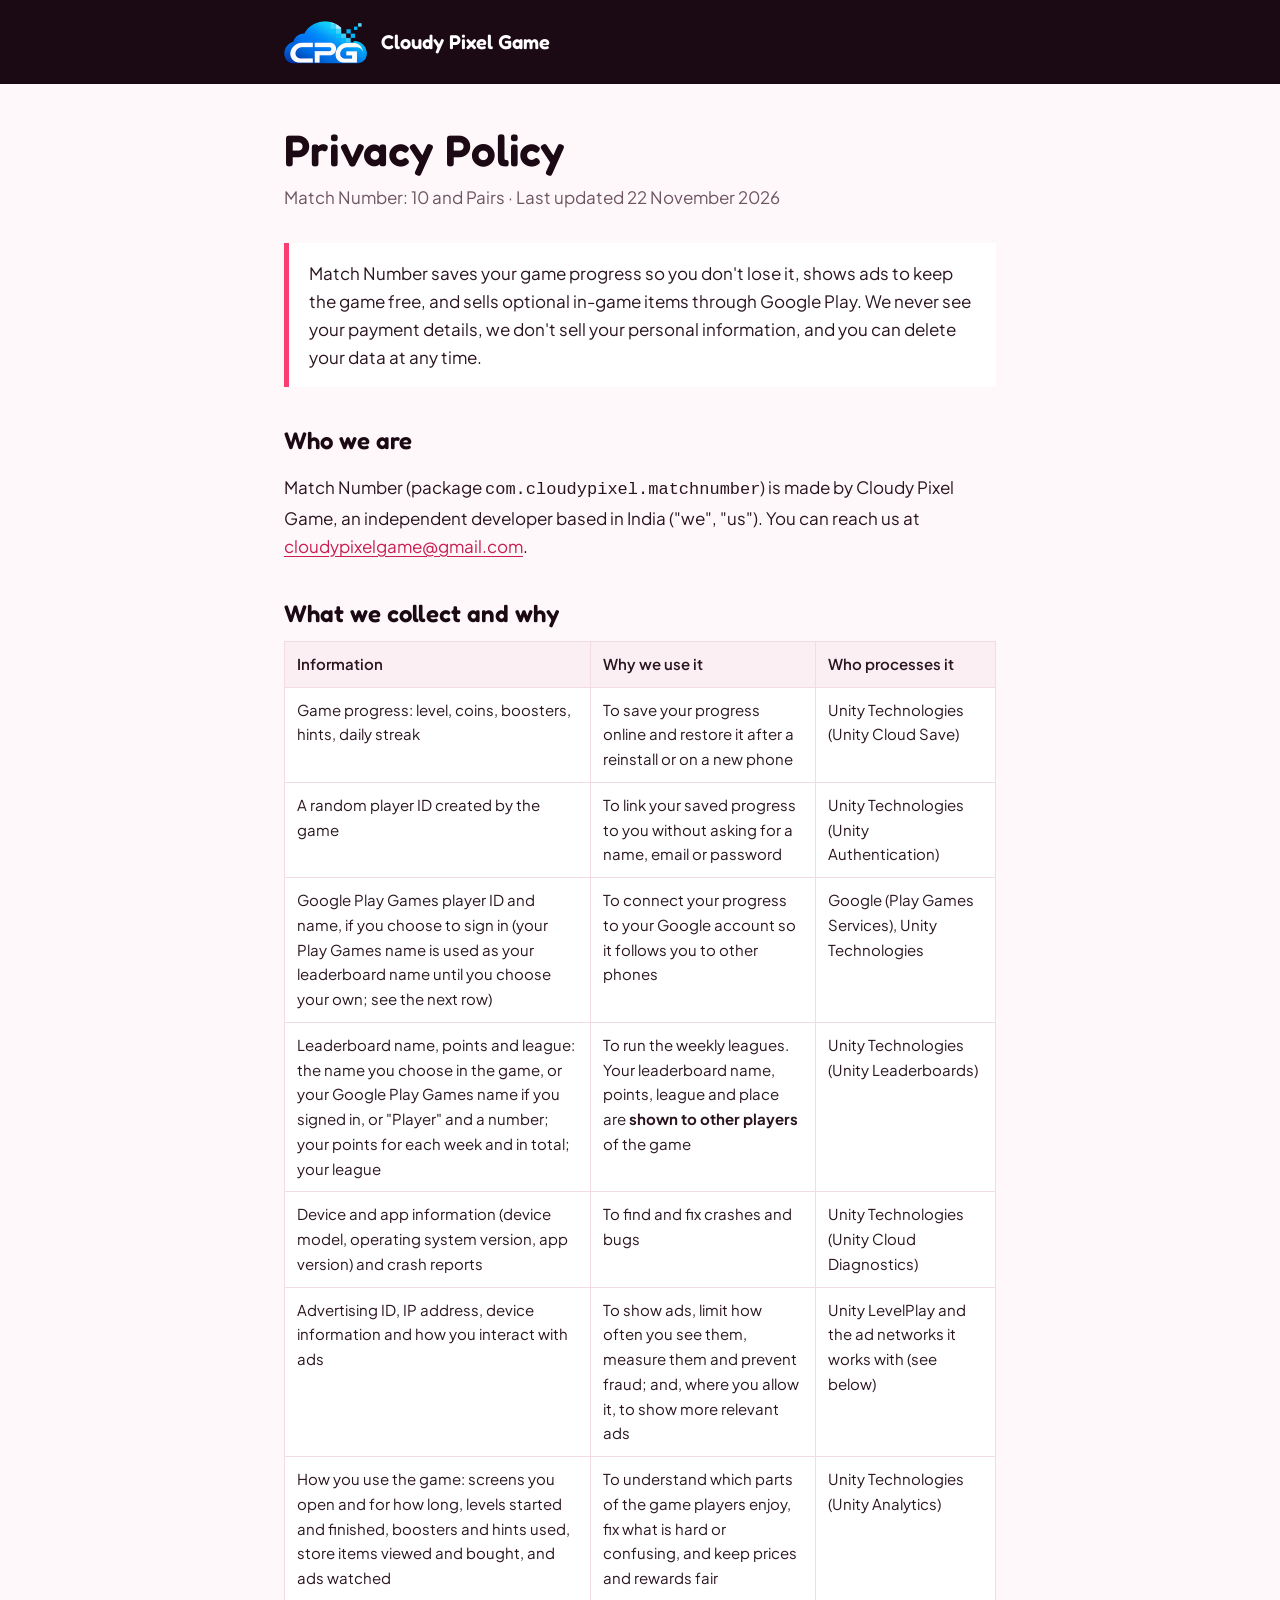
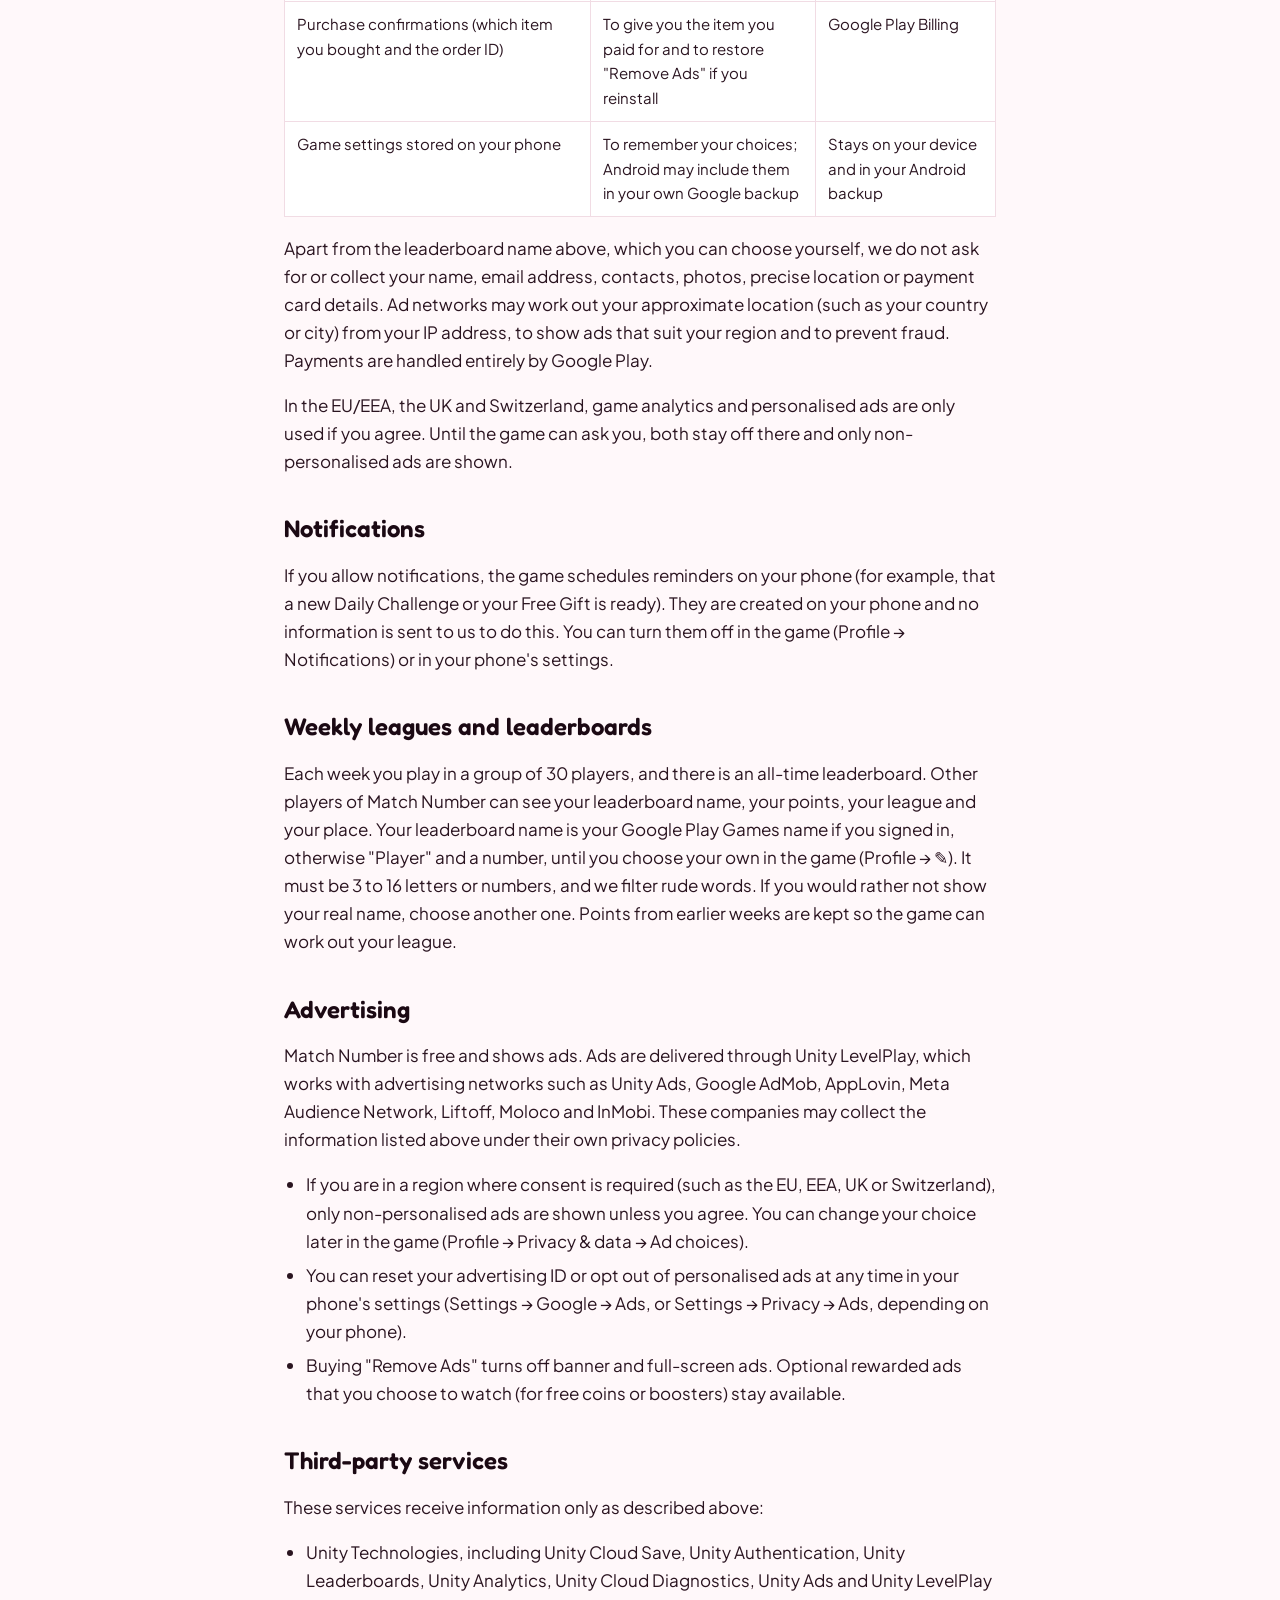
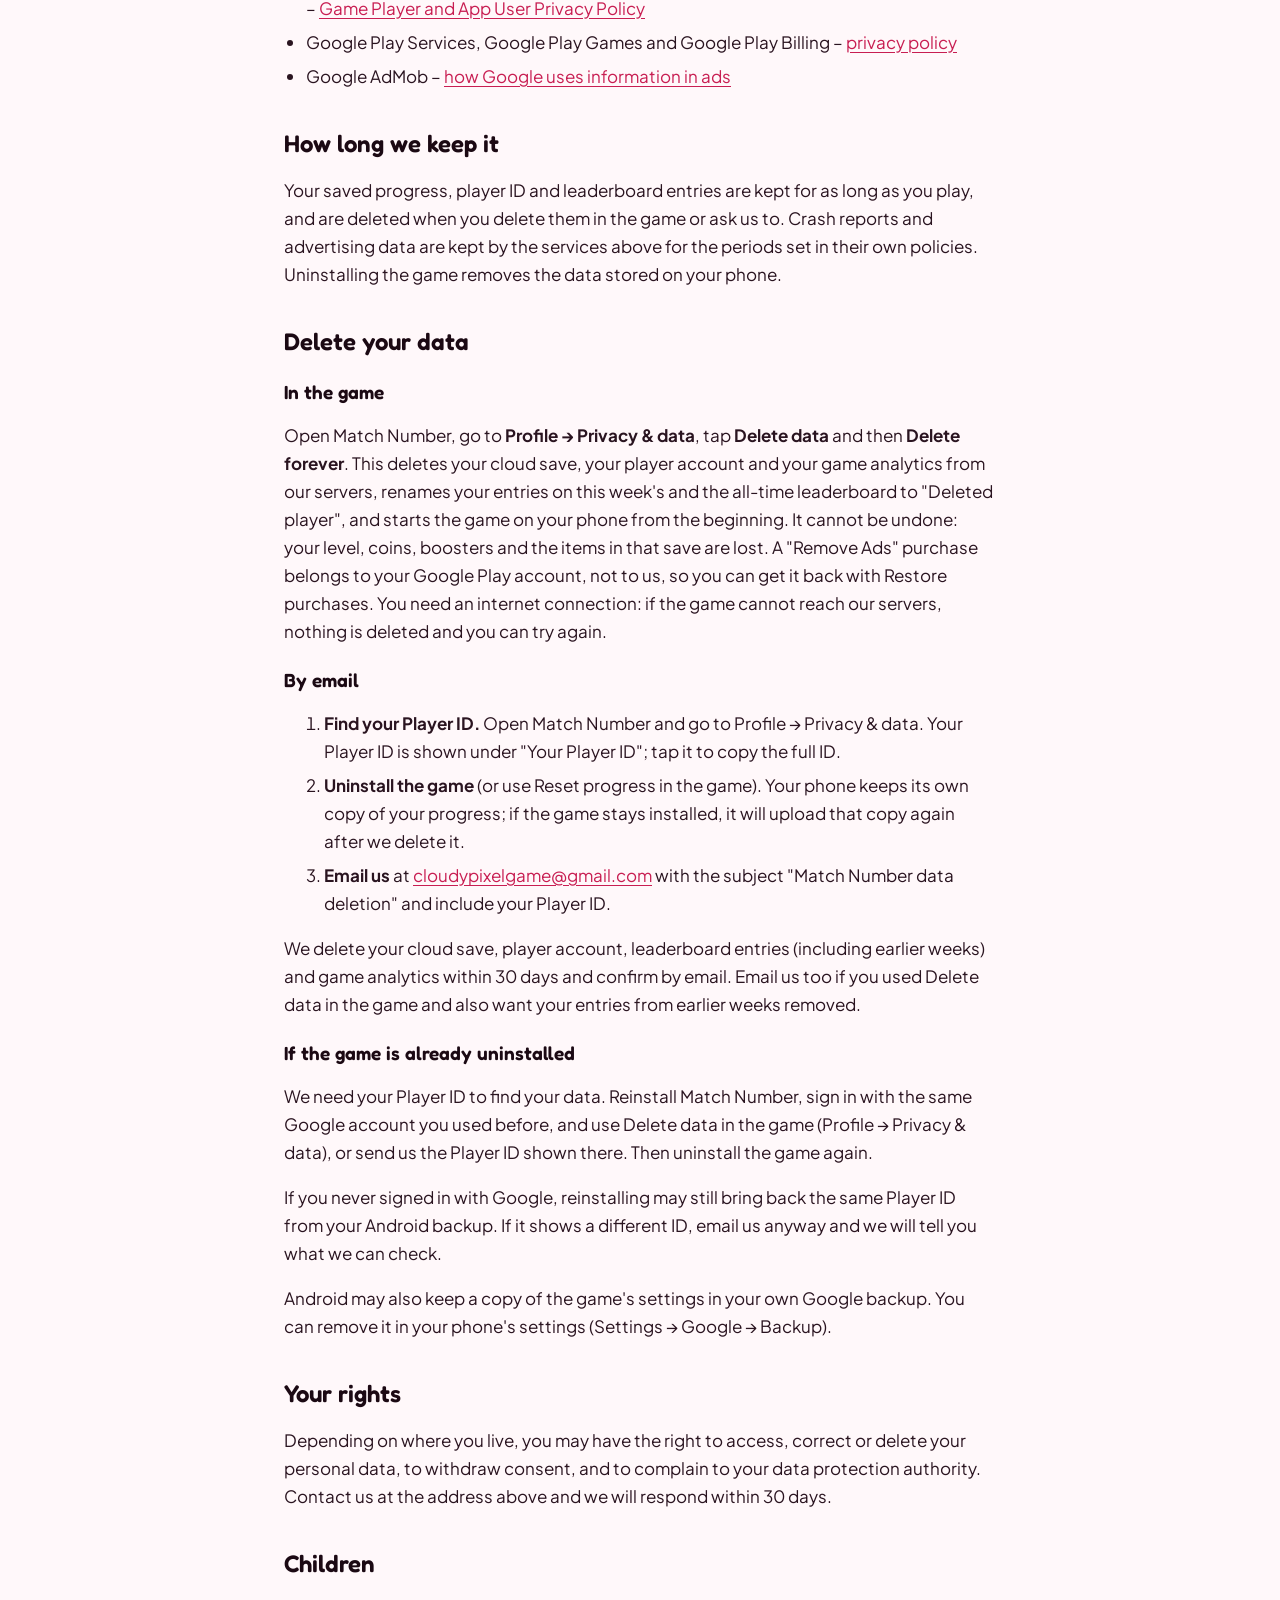
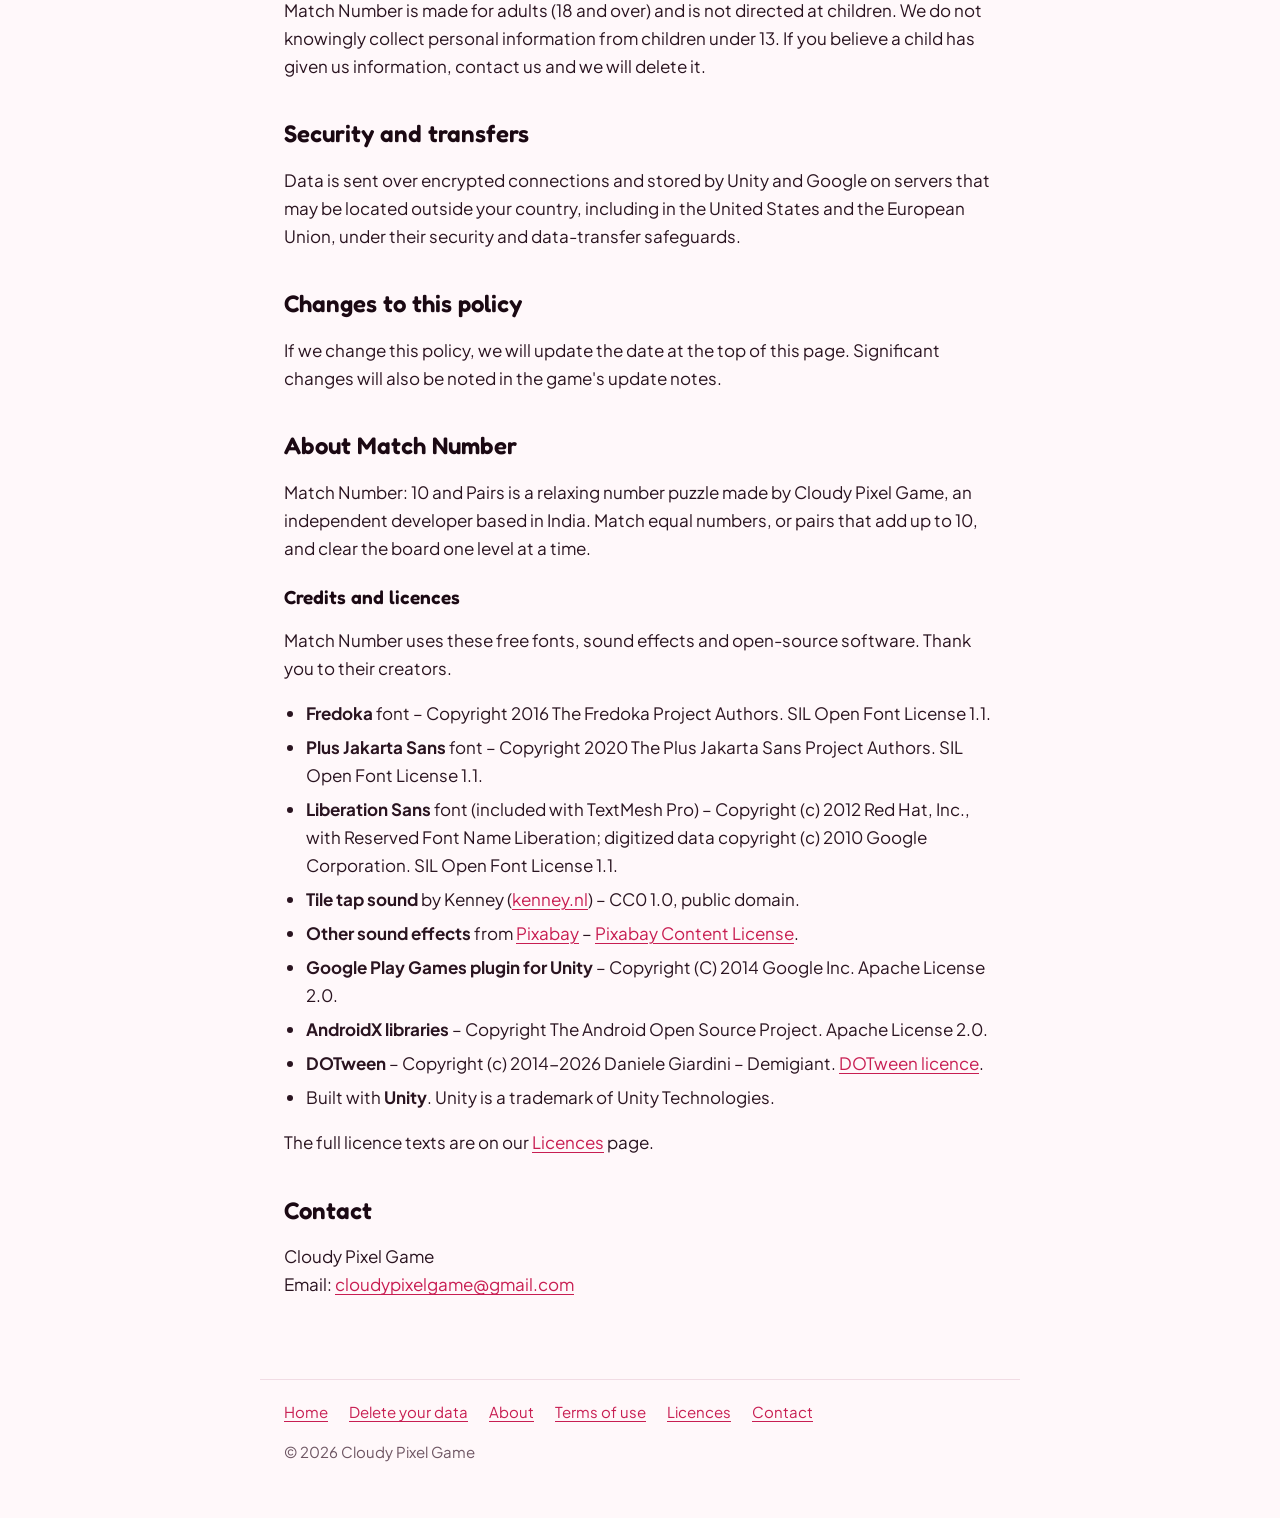
<file: match-number/privacy-policy.html>
<!doctype html>
<html lang="en">
<head>
  <meta charset="utf-8">
  <meta name="viewport" content="width=device-width, initial-scale=1">
  <title>Privacy Policy – Match Number</title>
  <meta name="description" content="How Match Number by Cloudy Pixel Game collects, uses and protects your information.">
  <link rel="icon" href="../favicon.png">
  <link rel="preconnect" href="https://fonts.googleapis.com">
  <link rel="preconnect" href="https://fonts.gstatic.com" crossorigin>
  <link href="https://fonts.googleapis.com/css2?family=Fredoka:wght@600&family=Plus+Jakarta+Sans:wght@400;600&display=swap" rel="stylesheet">
  <link rel="stylesheet" href="../style.css">
</head>
<body>
  <header class="band">
    <div class="band-inner">
      <img src="../cpg-logo.png" alt="Cloudy Pixel Game logo" width="83" height="44">
      <a href="../">Cloudy Pixel Game</a>
    </div>
  </header>

  <main class="doc">
    <h1>Privacy Policy</h1>
    <p class="updated">Match Number: 10 and Pairs · Last updated 22 November 2026</p>

    <div class="summary">
      <p>Match Number saves your game progress so you don't lose it, shows ads to keep the game free, and sells optional in-game items through Google Play. We never see your payment details, we don't sell your personal information, and you can delete your data at any time.</p>
    </div>

    <h2>Who we are</h2>
    <p>Match Number (package <code>com.cloudypixel.matchnumber</code>) is made by Cloudy Pixel Game, an independent developer based in India ("we", "us"). You can reach us at <a href="mailto:cloudypixelgame@gmail.com">cloudypixelgame@gmail.com</a>.</p>

    <h2>What we collect and why</h2>
    <div class="table-wrap">
      <table>
        <thead>
          <tr><th>Information</th><th>Why we use it</th><th>Who processes it</th></tr>
        </thead>
        <tbody>
          <tr>
            <td>Game progress: level, coins, boosters, hints, daily streak</td>
            <td>To save your progress online and restore it after a reinstall or on a new phone</td>
            <td>Unity Technologies (Unity Cloud Save)</td>
          </tr>
          <tr>
            <td>A random player ID created by the game</td>
            <td>To link your saved progress to you without asking for a name, email or password</td>
            <td>Unity Technologies (Unity Authentication)</td>
          </tr>
          <tr>
            <td>Google Play Games player ID and name, if you choose to sign in (your Play Games name is used as your leaderboard name until you choose your own; see the next row)</td>
            <td>To connect your progress to your Google account so it follows you to other phones</td>
            <td>Google (Play Games Services), Unity Technologies</td>
          </tr>
          <tr>
            <td>Leaderboard name, points and league: the name you choose in the game, or your Google Play Games name if you signed in, or "Player" and a number; your points for each week and in total; your league</td>
            <td>To run the weekly leagues. Your leaderboard name, points, league and place are <strong>shown to other players</strong> of the game</td>
            <td>Unity Technologies (Unity Leaderboards)</td>
          </tr>
          <tr>
            <td>Device and app information (device model, operating system version, app version) and crash reports</td>
            <td>To find and fix crashes and bugs</td>
            <td>Unity Technologies (Unity Cloud Diagnostics)</td>
          </tr>
          <tr>
            <td>Advertising ID, IP address, device information and how you interact with ads</td>
            <td>To show ads, limit how often you see them, measure them and prevent fraud; and, where you allow it, to show more relevant ads</td>
            <td>Unity LevelPlay and the ad networks it works with (see below)</td>
          </tr>
          <tr>
            <td>How you use the game: screens you open and for how long, levels started and finished, boosters and hints used, store items viewed and bought, and ads watched</td>
            <td>To understand which parts of the game players enjoy, fix what is hard or confusing, and keep prices and rewards fair</td>
            <td>Unity Technologies (Unity Analytics)</td>
          </tr>
          <tr>
            <td>Purchase confirmations (which item you bought and the order ID)</td>
            <td>To give you the item you paid for and to restore "Remove Ads" if you reinstall</td>
            <td>Google Play Billing</td>
          </tr>
          <tr>
            <td>Game settings stored on your phone</td>
            <td>To remember your choices; Android may include them in your own Google backup</td>
            <td>Stays on your device and in your Android backup</td>
          </tr>
        </tbody>
      </table>
    </div>
    <p>Apart from the leaderboard name above, which you can choose yourself, we do not ask for or collect your name, email address, contacts, photos, precise location or payment card details. Ad networks may work out your approximate location (such as your country or city) from your IP address, to show ads that suit your region and to prevent fraud. Payments are handled entirely by Google Play.</p>
    <p>In the EU/EEA, the UK and Switzerland, game analytics and personalised ads are only used if you agree. Until the game can ask you, both stay off there and only non-personalised ads are shown.</p>

    <h2>Notifications</h2>
    <p>If you allow notifications, the game schedules reminders on your phone (for example, that a new Daily Challenge or your Free Gift is ready). They are created on your phone and no information is sent to us to do this. You can turn them off in the game (Profile → Notifications) or in your phone's settings.</p>

    <h2 id="leaderboards">Weekly leagues and leaderboards</h2>
    <p>Each week you play in a group of 30 players, and there is an all-time leaderboard. Other players of Match Number can see your leaderboard name, your points, your league and your place. Your leaderboard name is your Google Play Games name if you signed in, otherwise "Player" and a number, until you choose your own in the game (Profile → ✎). It must be 3 to 16 letters or numbers, and we filter rude words. If you would rather not show your real name, choose another one. Points from earlier weeks are kept so the game can work out your league.</p>

    <h2 id="advertising">Advertising</h2>
    <p>Match Number is free and shows ads. Ads are delivered through Unity LevelPlay, which works with advertising networks such as Unity Ads, Google AdMob, AppLovin, Meta Audience Network, Liftoff, Moloco and InMobi. These companies may collect the information listed above under their own privacy policies.</p>
    <ul>
      <li>If you are in a region where consent is required (such as the EU, EEA, UK or Switzerland), only non-personalised ads are shown unless you agree. You can change your choice later in the game (Profile → Privacy &amp; data → Ad choices).</li>
      <li>You can reset your advertising ID or opt out of personalised ads at any time in your phone's settings (Settings → Google → Ads, or Settings → Privacy → Ads, depending on your phone).</li>
      <li>Buying "Remove Ads" turns off banner and full-screen ads. Optional rewarded ads that you choose to watch (for free coins or boosters) stay available.</li>
    </ul>

    <h2>Third-party services</h2>
    <p>These services receive information only as described above:</p>
    <ul>
      <li>Unity Technologies, including Unity Cloud Save, Unity Authentication, Unity Leaderboards, Unity Analytics, Unity Cloud Diagnostics, Unity Ads and Unity LevelPlay – <a href="https://unity.com/legal/game-player-and-app-user-privacy-policy">Game Player and App User Privacy Policy</a></li>
      <li>Google Play Services, Google Play Games and Google Play Billing – <a href="https://policies.google.com/privacy">privacy policy</a></li>
      <li>Google AdMob – <a href="https://policies.google.com/technologies/ads">how Google uses information in ads</a></li>
    </ul>

    <h2>How long we keep it</h2>
    <p>Your saved progress, player ID and leaderboard entries are kept for as long as you play, and are deleted when you delete them in the game or ask us to. Crash reports and advertising data are kept by the services above for the periods set in their own policies. Uninstalling the game removes the data stored on your phone.</p>

    <h2 id="delete-data">Delete your data</h2>
    <h3>In the game</h3>
    <p>Open Match Number, go to <strong>Profile → Privacy &amp; data</strong>, tap <strong>Delete data</strong> and then <strong>Delete forever</strong>. This deletes your cloud save, your player account and your game analytics from our servers, renames your entries on this week's and the all-time leaderboard to "Deleted player", and starts the game on your phone from the beginning. It cannot be undone: your level, coins, boosters and the items in that save are lost. A "Remove Ads" purchase belongs to your Google Play account, not to us, so you can get it back with Restore purchases. You need an internet connection: if the game cannot reach our servers, nothing is deleted and you can try again.</p>
    <h3>By email</h3>
    <ol>
      <li><strong>Find your Player ID.</strong> Open Match Number and go to Profile → Privacy &amp; data. Your Player ID is shown under "Your Player ID"; tap it to copy the full ID.</li>
      <li><strong>Uninstall the game</strong> (or use Reset progress in the game). Your phone keeps its own copy of your progress; if the game stays installed, it will upload that copy again after we delete it.</li>
      <li><strong>Email us</strong> at <a href="mailto:cloudypixelgame@gmail.com?subject=Match%20Number%20data%20deletion">cloudypixelgame@gmail.com</a> with the subject "Match Number data deletion" and include your Player ID.</li>
    </ol>
    <p>We delete your cloud save, player account, leaderboard entries (including earlier weeks) and game analytics within 30 days and confirm by email. Email us too if you used Delete data in the game and also want your entries from earlier weeks removed.</p>

    <h3>If the game is already uninstalled</h3>
    <p>We need your Player ID to find your data. Reinstall Match Number, sign in with the same Google account you used before, and use Delete data in the game (Profile → Privacy &amp; data), or send us the Player ID shown there. Then uninstall the game again.</p>
    <p>If you never signed in with Google, reinstalling may still bring back the same Player ID from your Android backup. If it shows a different ID, email us anyway and we will tell you what we can check.</p>
    <p>Android may also keep a copy of the game's settings in your own Google backup. You can remove it in your phone's settings (Settings → Google → Backup).</p>

    <h2>Your rights</h2>
    <p>Depending on where you live, you may have the right to access, correct or delete your personal data, to withdraw consent, and to complain to your data protection authority. Contact us at the address above and we will respond within 30 days.</p>

    <h2>Children</h2>
    <p>Match Number is made for adults (18 and over) and is not directed at children. We do not knowingly collect personal information from children under 13. If you believe a child has given us information, contact us and we will delete it.</p>

    <h2>Security and transfers</h2>
    <p>Data is sent over encrypted connections and stored by Unity and Google on servers that may be located outside your country, including in the United States and the European Union, under their security and data-transfer safeguards.</p>

    <h2>Changes to this policy</h2>
    <p>If we change this policy, we will update the date at the top of this page. Significant changes will also be noted in the game's update notes.</p>

    <h2 id="about">About Match Number</h2>
    <p>Match Number: 10 and Pairs is a relaxing number puzzle made by Cloudy Pixel Game, an independent developer based in India. Match equal numbers, or pairs that add up to 10, and clear the board one level at a time.</p>

    <h3 id="credits">Credits and licences</h3>
    <p>Match Number uses these free fonts, sound effects and open-source software. Thank you to their creators.</p>
    <ul>
      <li><strong>Fredoka</strong> font – Copyright 2016 The Fredoka Project Authors. SIL Open Font License 1.1.</li>
      <li><strong>Plus Jakarta Sans</strong> font – Copyright 2020 The Plus Jakarta Sans Project Authors. SIL Open Font License 1.1.</li>
      <li><strong>Liberation Sans</strong> font (included with TextMesh Pro) – Copyright (c) 2012 Red Hat, Inc., with Reserved Font Name Liberation; digitized data copyright (c) 2010 Google Corporation. SIL Open Font License 1.1.</li>
      <li><strong>Tile tap sound</strong> by Kenney (<a href="https://kenney.nl">kenney.nl</a>) – CC0 1.0, public domain.</li>
      <li><strong>Other sound effects</strong> from <a href="https://pixabay.com">Pixabay</a> – <a href="https://pixabay.com/service/license-summary/">Pixabay Content License</a>.</li>
      <li><strong>Google Play Games plugin for Unity</strong> – Copyright (C) 2014 Google Inc. Apache License 2.0.</li>
      <li><strong>AndroidX libraries</strong> – Copyright The Android Open Source Project. Apache License 2.0.</li>
      <li><strong>DOTween</strong> – Copyright (c) 2014-2026 Daniele Giardini – Demigiant. <a href="http://dotween.demigiant.com/license.php">DOTween licence</a>.</li>
      <li>Built with <strong>Unity</strong>. Unity is a trademark of Unity Technologies.</li>
    </ul>
    <p>The full licence texts are on our <a href="../licences.html">Licences</a> page.</p>

    <h2>Contact</h2>
    <p>Cloudy Pixel Game<br>
    Email: <a href="mailto:cloudypixelgame@gmail.com">cloudypixelgame@gmail.com</a></p>
  </main>

  <footer>
    <a href="../">Home</a>
    <a href="#delete-data">Delete your data</a>
    <a href="#about">About</a>
    <a href="../terms.html">Terms of use</a>
    <a href="../licences.html">Licences</a>
    <a href="../contact.html">Contact</a>
    <p>© 2026 Cloudy Pixel Game</p>
  </footer>
</body>
</html>
</file>
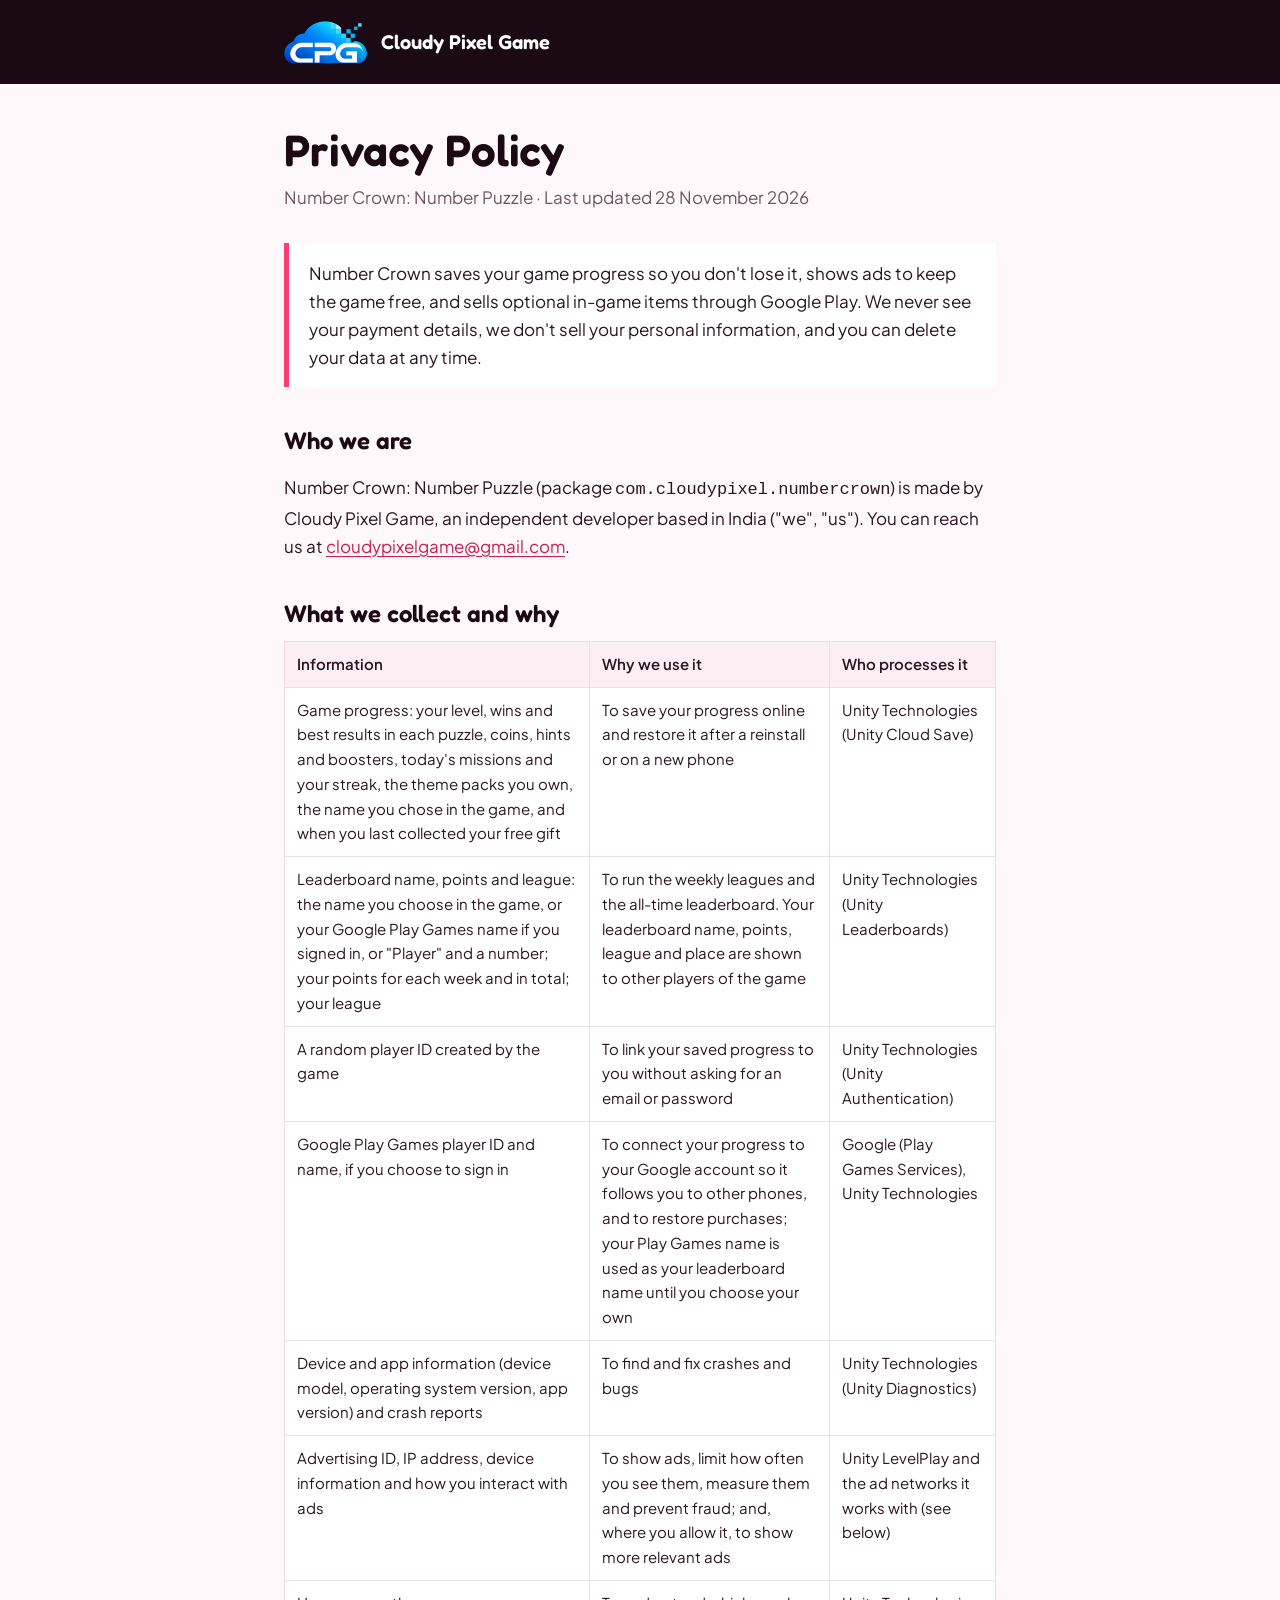
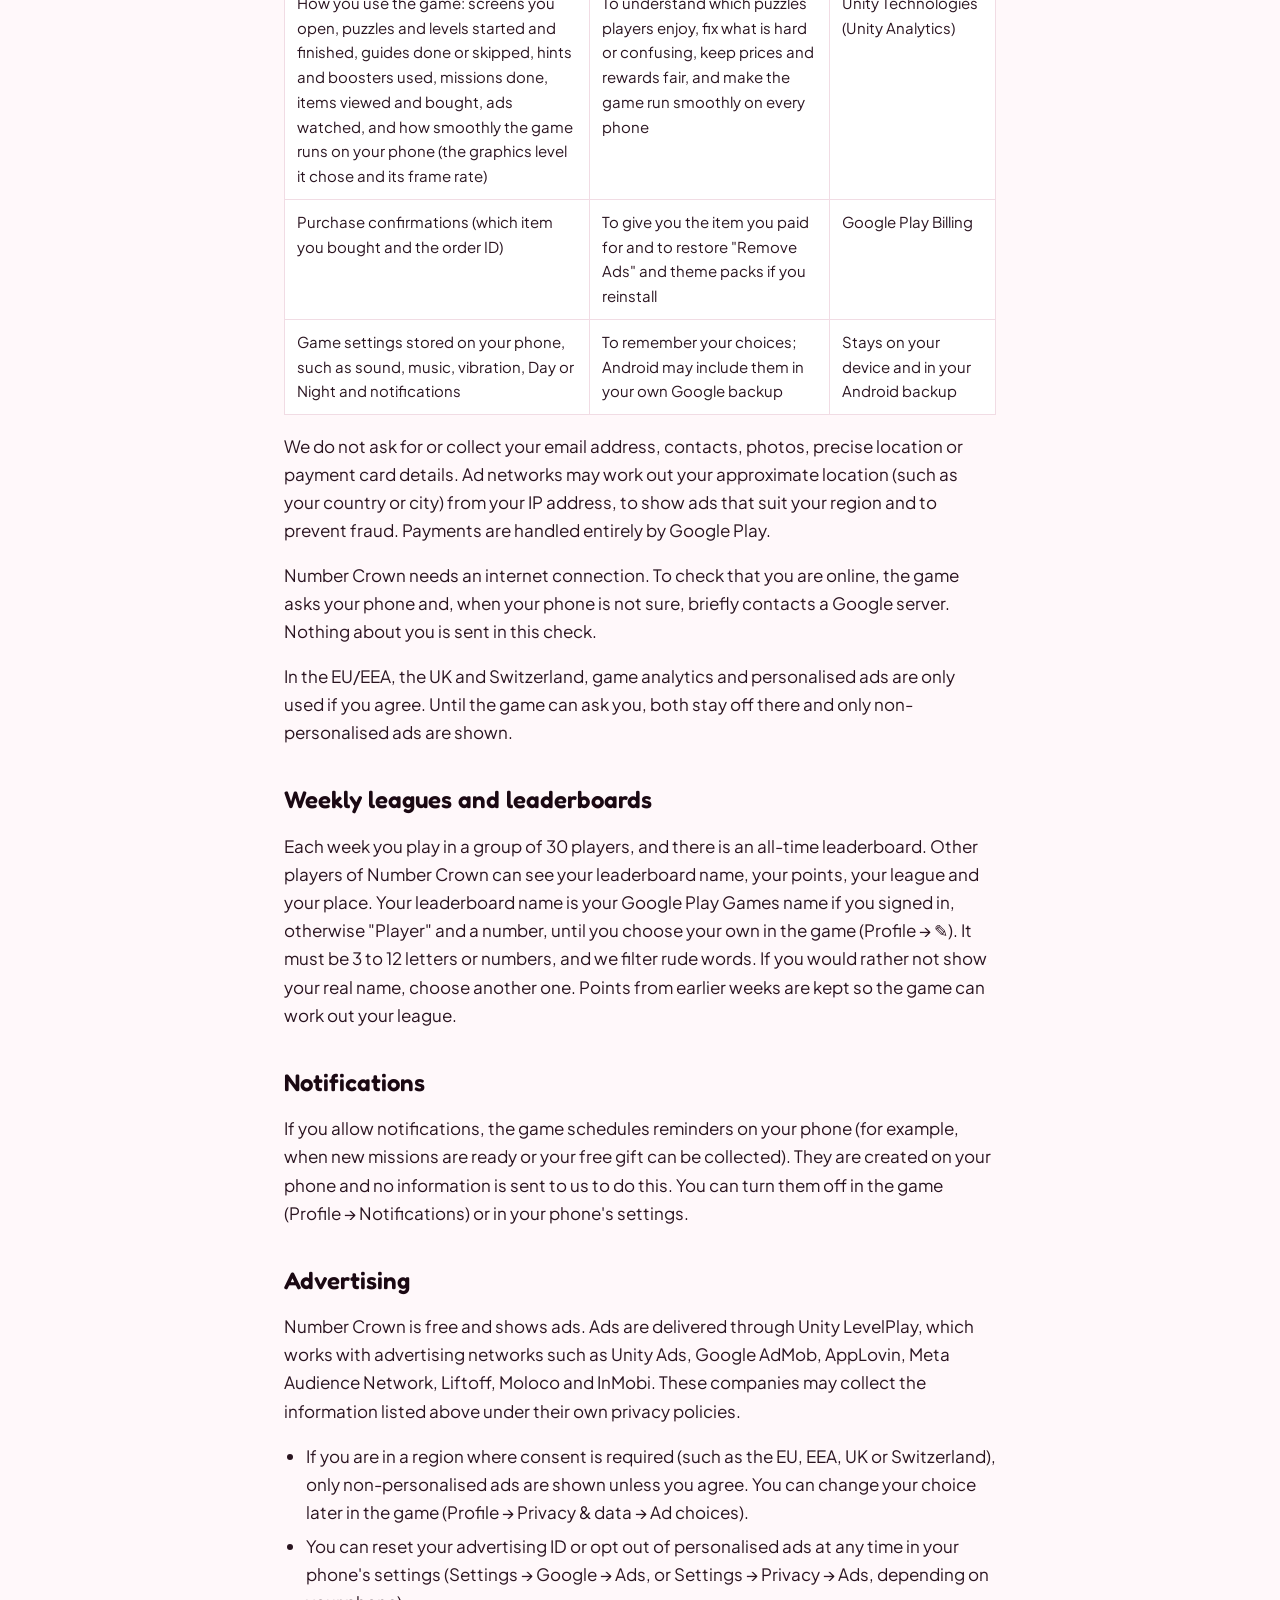
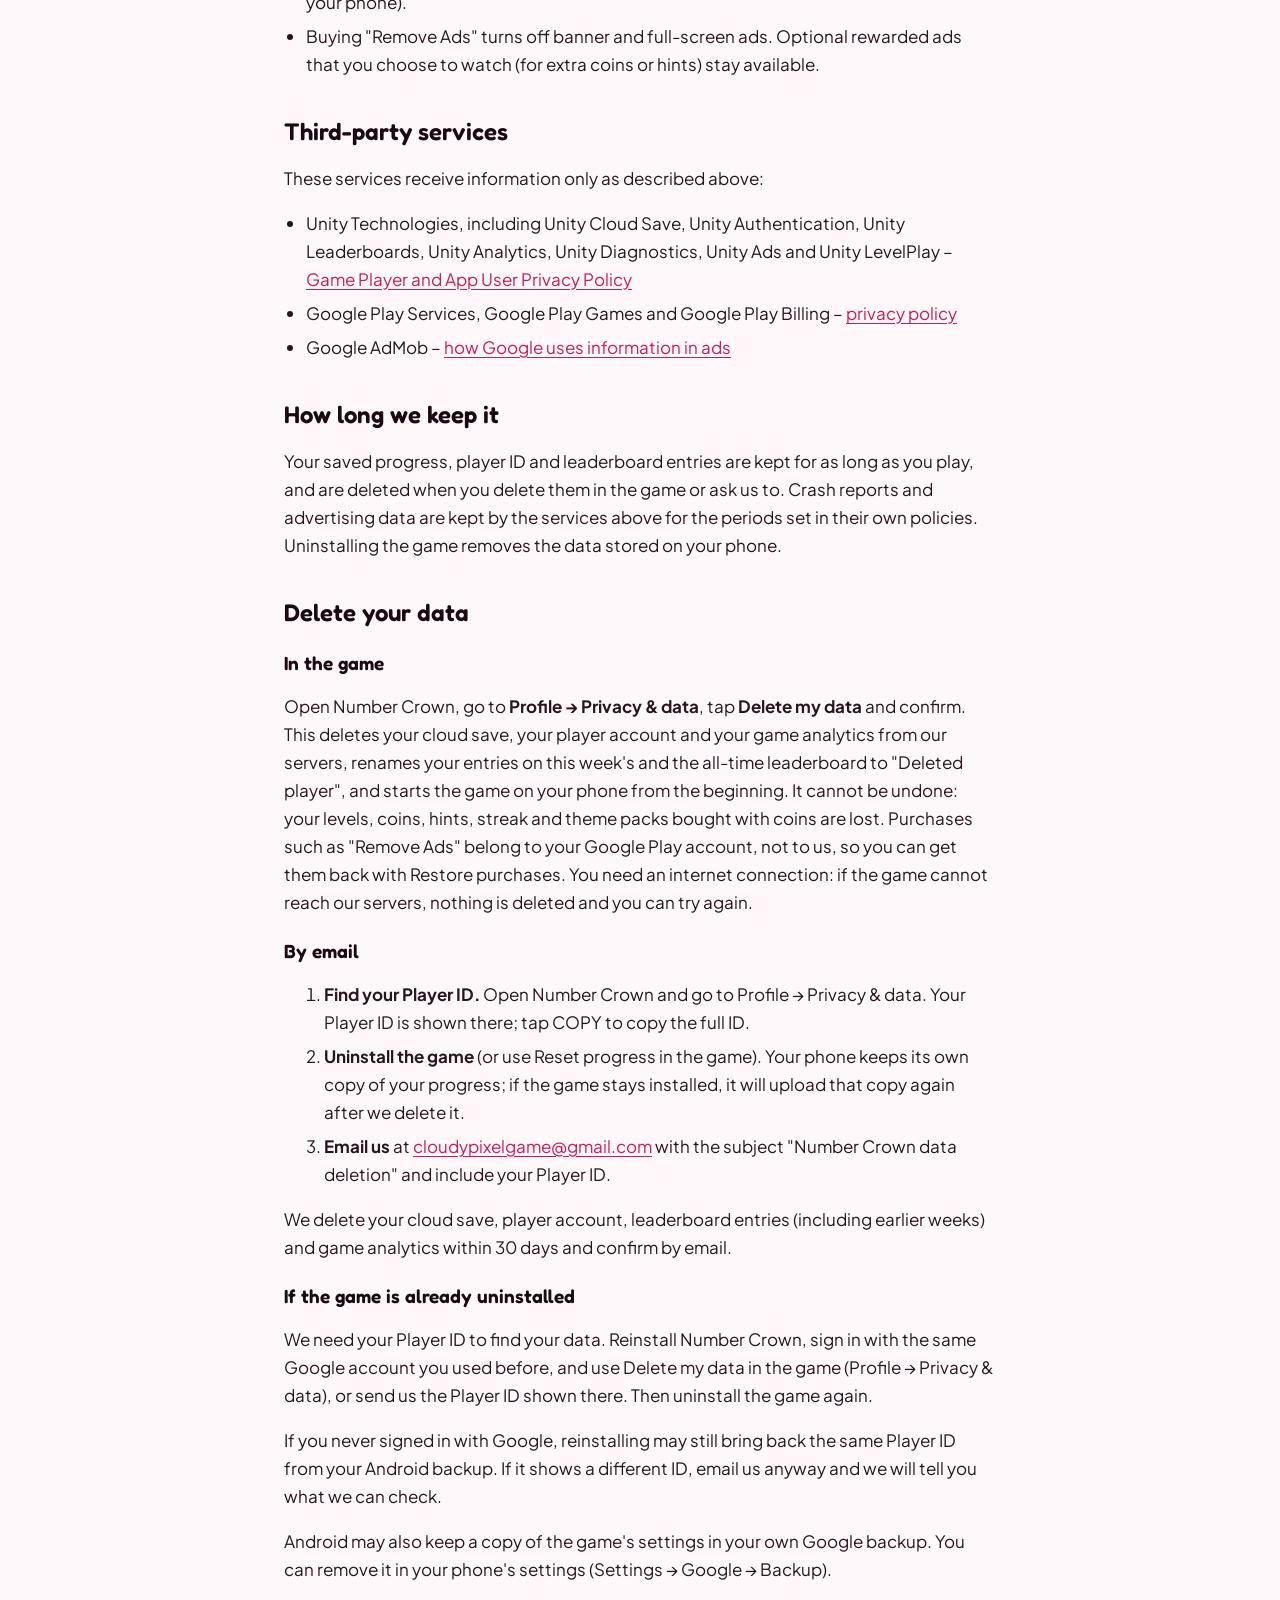
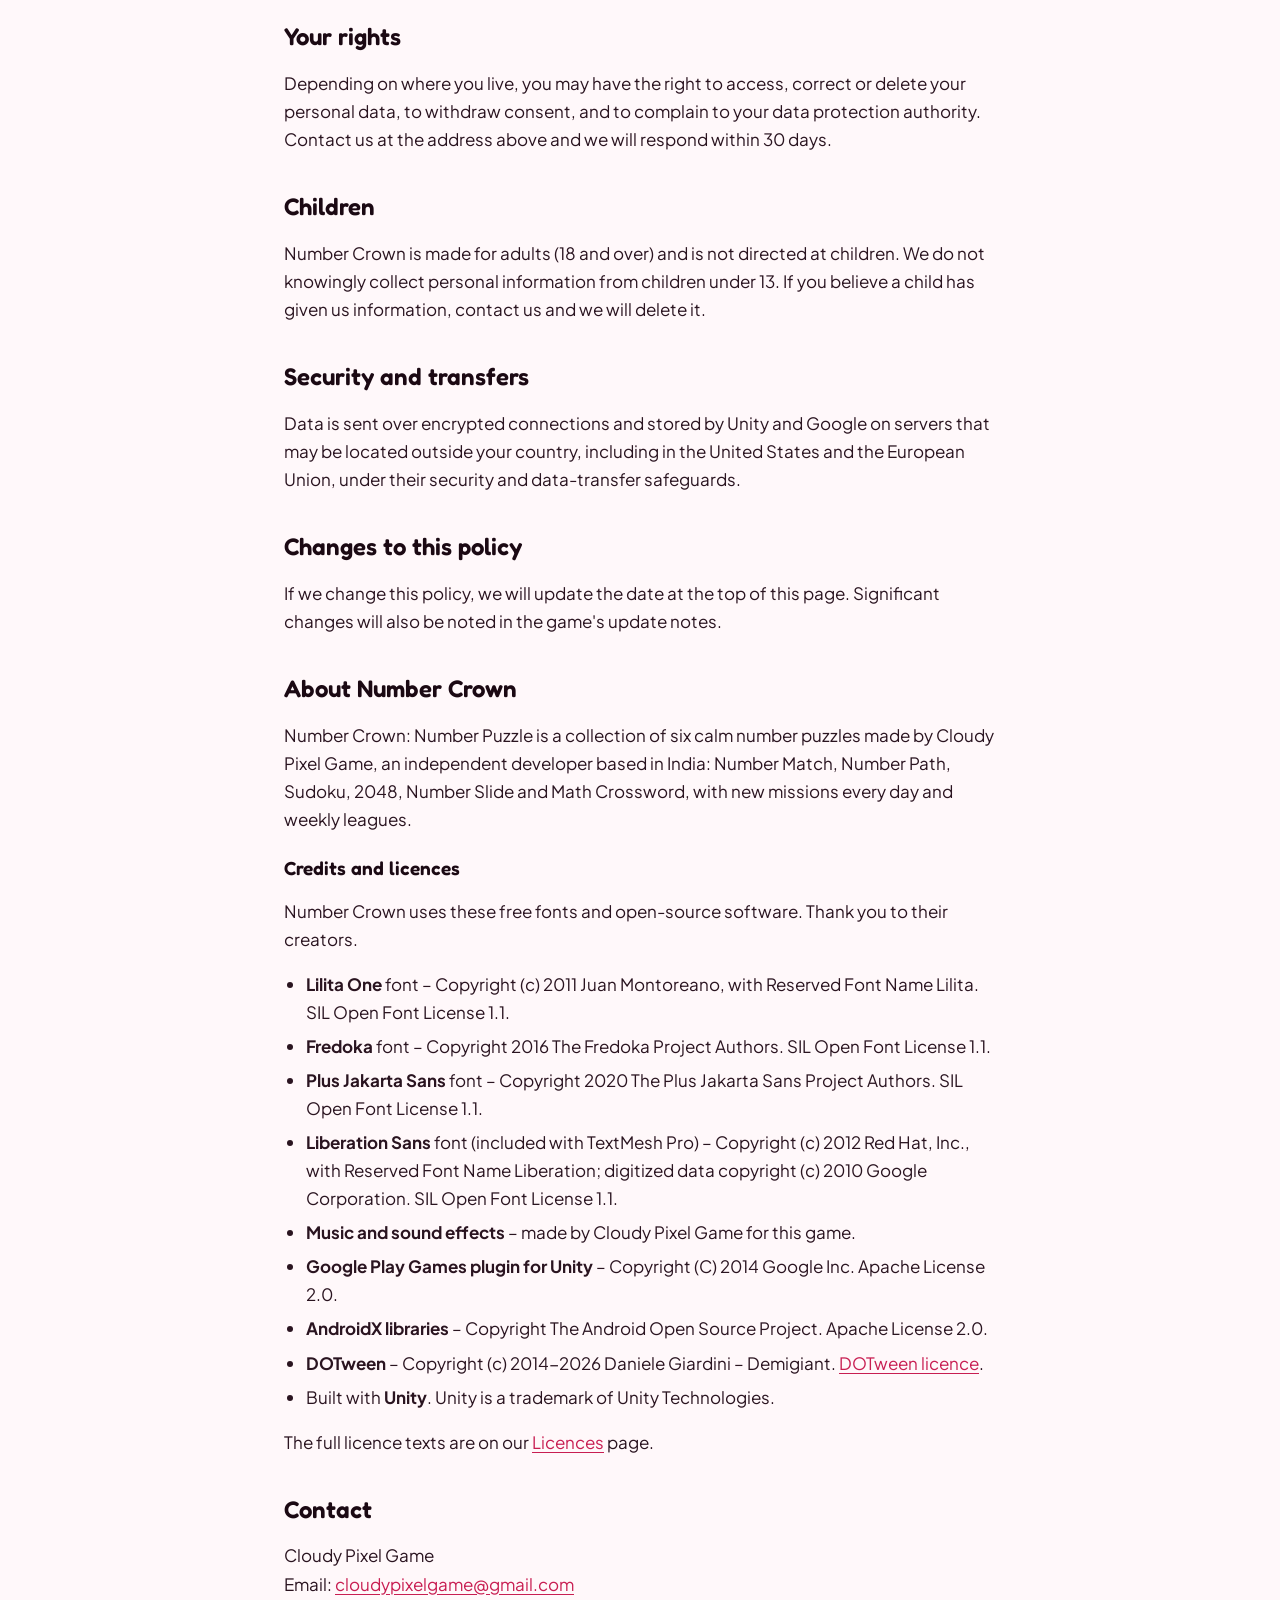
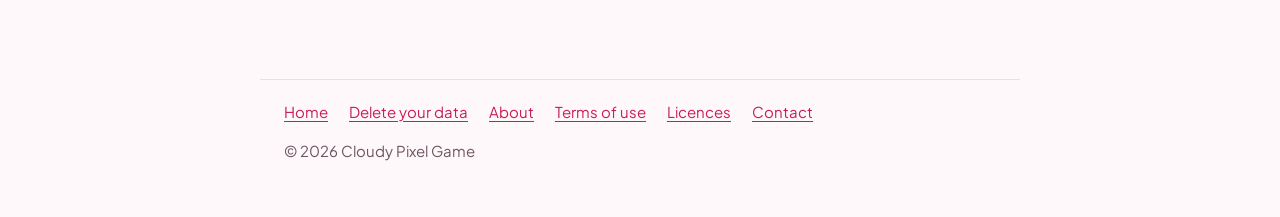
<file: number-crown/privacy-policy.html>
<!doctype html>
<html lang="en">
<head>
  <meta charset="utf-8">
  <meta name="viewport" content="width=device-width, initial-scale=1">
  <title>Privacy Policy – Number Crown</title>
  <meta name="description" content="How Number Crown: Number Puzzle by Cloudy Pixel Game collects, uses and protects your information.">
  <link rel="icon" href="../favicon.png">
  <link rel="preconnect" href="https://fonts.googleapis.com">
  <link rel="preconnect" href="https://fonts.gstatic.com" crossorigin>
  <link href="https://fonts.googleapis.com/css2?family=Fredoka:wght@600&family=Plus+Jakarta+Sans:wght@400;600&display=swap" rel="stylesheet">
  <link rel="stylesheet" href="../style.css">
</head>
<body>
  <header class="band">
    <div class="band-inner">
      <img src="../cpg-logo.png" alt="Cloudy Pixel Game logo" width="83" height="44">
      <a href="../">Cloudy Pixel Game</a>
    </div>
  </header>

  <main class="doc">
    <h1>Privacy Policy</h1>
    <p class="updated">Number Crown: Number Puzzle · Last updated 28 November 2026</p>

    <div class="summary">
      <p>Number Crown saves your game progress so you don't lose it, shows ads to keep the game free, and sells optional in-game items through Google Play. We never see your payment details, we don't sell your personal information, and you can delete your data at any time.</p>
    </div>

    <h2>Who we are</h2>
    <p>Number Crown: Number Puzzle (package <code>com.cloudypixel.numbercrown</code>) is made by Cloudy Pixel Game, an independent developer based in India ("we", "us"). You can reach us at <a href="mailto:cloudypixelgame@gmail.com">cloudypixelgame@gmail.com</a>.</p>

    <h2>What we collect and why</h2>
    <div class="table-wrap">
      <table>
        <thead>
          <tr><th>Information</th><th>Why we use it</th><th>Who processes it</th></tr>
        </thead>
        <tbody>
          <tr>
            <td>Game progress: your level, wins and best results in each puzzle, coins, hints and boosters, today's missions and your streak, the theme packs you own, the name you chose in the game, and when you last collected your free gift</td>
            <td>To save your progress online and restore it after a reinstall or on a new phone</td>
            <td>Unity Technologies (Unity Cloud Save)</td>
          </tr>
          <tr>
            <td>Leaderboard name, points and league: the name you choose in the game, or your Google Play Games name if you signed in, or "Player" and a number; your points for each week and in total; your league</td>
            <td>To run the weekly leagues and the all-time leaderboard. Your leaderboard name, points, league and place are shown to other players of the game</td>
            <td>Unity Technologies (Unity Leaderboards)</td>
          </tr>
          <tr>
            <td>A random player ID created by the game</td>
            <td>To link your saved progress to you without asking for an email or password</td>
            <td>Unity Technologies (Unity Authentication)</td>
          </tr>
          <tr>
            <td>Google Play Games player ID and name, if you choose to sign in</td>
            <td>To connect your progress to your Google account so it follows you to other phones, and to restore purchases; your Play Games name is used as your leaderboard name until you choose your own</td>
            <td>Google (Play Games Services), Unity Technologies</td>
          </tr>
          <tr>
            <td>Device and app information (device model, operating system version, app version) and crash reports</td>
            <td>To find and fix crashes and bugs</td>
            <td>Unity Technologies (Unity Diagnostics)</td>
          </tr>
          <tr>
            <td>Advertising ID, IP address, device information and how you interact with ads</td>
            <td>To show ads, limit how often you see them, measure them and prevent fraud; and, where you allow it, to show more relevant ads</td>
            <td>Unity LevelPlay and the ad networks it works with (see below)</td>
          </tr>
          <tr>
            <td>How you use the game: screens you open, puzzles and levels started and finished, guides done or skipped, hints and boosters used, missions done, items viewed and bought, ads watched, and how smoothly the game runs on your phone (the graphics level it chose and its frame rate)</td>
            <td>To understand which puzzles players enjoy, fix what is hard or confusing, keep prices and rewards fair, and make the game run smoothly on every phone</td>
            <td>Unity Technologies (Unity Analytics)</td>
          </tr>
          <tr>
            <td>Purchase confirmations (which item you bought and the order ID)</td>
            <td>To give you the item you paid for and to restore "Remove Ads" and theme packs if you reinstall</td>
            <td>Google Play Billing</td>
          </tr>
          <tr>
            <td>Game settings stored on your phone, such as sound, music, vibration, Day or Night and notifications</td>
            <td>To remember your choices; Android may include them in your own Google backup</td>
            <td>Stays on your device and in your Android backup</td>
          </tr>
        </tbody>
      </table>
    </div>
    <p>We do not ask for or collect your email address, contacts, photos, precise location or payment card details. Ad networks may work out your approximate location (such as your country or city) from your IP address, to show ads that suit your region and to prevent fraud. Payments are handled entirely by Google Play.</p>
    <p>Number Crown needs an internet connection. To check that you are online, the game asks your phone and, when your phone is not sure, briefly contacts a Google server. Nothing about you is sent in this check.</p>
    <p>In the EU/EEA, the UK and Switzerland, game analytics and personalised ads are only used if you agree. Until the game can ask you, both stay off there and only non-personalised ads are shown.</p>

    <h2>Weekly leagues and leaderboards</h2>
    <p>Each week you play in a group of 30 players, and there is an all-time leaderboard. Other players of Number Crown can see your leaderboard name, your points, your league and your place. Your leaderboard name is your Google Play Games name if you signed in, otherwise "Player" and a number, until you choose your own in the game (Profile → ✎). It must be 3 to 12 letters or numbers, and we filter rude words. If you would rather not show your real name, choose another one. Points from earlier weeks are kept so the game can work out your league.</p>

    <h2>Notifications</h2>
    <p>If you allow notifications, the game schedules reminders on your phone (for example, when new missions are ready or your free gift can be collected). They are created on your phone and no information is sent to us to do this. You can turn them off in the game (Profile → Notifications) or in your phone's settings.</p>

    <h2>Advertising</h2>
    <p>Number Crown is free and shows ads. Ads are delivered through Unity LevelPlay, which works with advertising networks such as Unity Ads, Google AdMob, AppLovin, Meta Audience Network, Liftoff, Moloco and InMobi. These companies may collect the information listed above under their own privacy policies.</p>
    <ul>
      <li>If you are in a region where consent is required (such as the EU, EEA, UK or Switzerland), only non-personalised ads are shown unless you agree. You can change your choice later in the game (Profile → Privacy &amp; data → Ad choices).</li>
      <li>You can reset your advertising ID or opt out of personalised ads at any time in your phone's settings (Settings → Google → Ads, or Settings → Privacy → Ads, depending on your phone).</li>
      <li>Buying "Remove Ads" turns off banner and full-screen ads. Optional rewarded ads that you choose to watch (for extra coins or hints) stay available.</li>
    </ul>

    <h2>Third-party services</h2>
    <p>These services receive information only as described above:</p>
    <ul>
      <li>Unity Technologies, including Unity Cloud Save, Unity Authentication, Unity Leaderboards, Unity Analytics, Unity Diagnostics, Unity Ads and Unity LevelPlay – <a href="https://unity.com/legal/game-player-and-app-user-privacy-policy">Game Player and App User Privacy Policy</a></li>
      <li>Google Play Services, Google Play Games and Google Play Billing – <a href="https://policies.google.com/privacy">privacy policy</a></li>
      <li>Google AdMob – <a href="https://policies.google.com/technologies/ads">how Google uses information in ads</a></li>
    </ul>

    <h2>How long we keep it</h2>
    <p>Your saved progress, player ID and leaderboard entries are kept for as long as you play, and are deleted when you delete them in the game or ask us to. Crash reports and advertising data are kept by the services above for the periods set in their own policies. Uninstalling the game removes the data stored on your phone.</p>

    <h2 id="delete-data">Delete your data</h2>
    <h3>In the game</h3>
    <p>Open Number Crown, go to <strong>Profile → Privacy &amp; data</strong>, tap <strong>Delete my data</strong> and confirm. This deletes your cloud save, your player account and your game analytics from our servers, renames your entries on this week's and the all-time leaderboard to "Deleted player", and starts the game on your phone from the beginning. It cannot be undone: your levels, coins, hints, streak and theme packs bought with coins are lost. Purchases such as "Remove Ads" belong to your Google Play account, not to us, so you can get them back with Restore purchases. You need an internet connection: if the game cannot reach our servers, nothing is deleted and you can try again.</p>
    <h3>By email</h3>
    <ol>
      <li><strong>Find your Player ID.</strong> Open Number Crown and go to Profile → Privacy &amp; data. Your Player ID is shown there; tap COPY to copy the full ID.</li>
      <li><strong>Uninstall the game</strong> (or use Reset progress in the game). Your phone keeps its own copy of your progress; if the game stays installed, it will upload that copy again after we delete it.</li>
      <li><strong>Email us</strong> at <a href="mailto:cloudypixelgame@gmail.com?subject=Number%20Crown%20data%20deletion">cloudypixelgame@gmail.com</a> with the subject "Number Crown data deletion" and include your Player ID.</li>
    </ol>
    <p>We delete your cloud save, player account, leaderboard entries (including earlier weeks) and game analytics within 30 days and confirm by email.</p>

    <h3>If the game is already uninstalled</h3>
    <p>We need your Player ID to find your data. Reinstall Number Crown, sign in with the same Google account you used before, and use Delete my data in the game (Profile → Privacy &amp; data), or send us the Player ID shown there. Then uninstall the game again.</p>
    <p>If you never signed in with Google, reinstalling may still bring back the same Player ID from your Android backup. If it shows a different ID, email us anyway and we will tell you what we can check.</p>
    <p>Android may also keep a copy of the game's settings in your own Google backup. You can remove it in your phone's settings (Settings → Google → Backup).</p>

    <h2>Your rights</h2>
    <p>Depending on where you live, you may have the right to access, correct or delete your personal data, to withdraw consent, and to complain to your data protection authority. Contact us at the address above and we will respond within 30 days.</p>

    <h2>Children</h2>
    <p>Number Crown is made for adults (18 and over) and is not directed at children. We do not knowingly collect personal information from children under 13. If you believe a child has given us information, contact us and we will delete it.</p>

    <h2>Security and transfers</h2>
    <p>Data is sent over encrypted connections and stored by Unity and Google on servers that may be located outside your country, including in the United States and the European Union, under their security and data-transfer safeguards.</p>

    <h2>Changes to this policy</h2>
    <p>If we change this policy, we will update the date at the top of this page. Significant changes will also be noted in the game's update notes.</p>

    <h2 id="about">About Number Crown</h2>
    <p>Number Crown: Number Puzzle is a collection of six calm number puzzles made by Cloudy Pixel Game, an independent developer based in India: Number Match, Number Path, Sudoku, 2048, Number Slide and Math Crossword, with new missions every day and weekly leagues.</p>

    <h3 id="credits">Credits and licences</h3>
    <p>Number Crown uses these free fonts and open-source software. Thank you to their creators.</p>
    <ul>
      <li><strong>Lilita One</strong> font – Copyright (c) 2011 Juan Montoreano, with Reserved Font Name Lilita. SIL Open Font License 1.1.</li>
      <li><strong>Fredoka</strong> font – Copyright 2016 The Fredoka Project Authors. SIL Open Font License 1.1.</li>
      <li><strong>Plus Jakarta Sans</strong> font – Copyright 2020 The Plus Jakarta Sans Project Authors. SIL Open Font License 1.1.</li>
      <li><strong>Liberation Sans</strong> font (included with TextMesh Pro) – Copyright (c) 2012 Red Hat, Inc., with Reserved Font Name Liberation; digitized data copyright (c) 2010 Google Corporation. SIL Open Font License 1.1.</li>
      <li><strong>Music and sound effects</strong> – made by Cloudy Pixel Game for this game.</li>
      <li><strong>Google Play Games plugin for Unity</strong> – Copyright (C) 2014 Google Inc. Apache License 2.0.</li>
      <li><strong>AndroidX libraries</strong> – Copyright The Android Open Source Project. Apache License 2.0.</li>
      <li><strong>DOTween</strong> – Copyright (c) 2014-2026 Daniele Giardini – Demigiant. <a href="http://dotween.demigiant.com/license.php">DOTween licence</a>.</li>
      <li>Built with <strong>Unity</strong>. Unity is a trademark of Unity Technologies.</li>
    </ul>
    <p>The full licence texts are on our <a href="../licences.html">Licences</a> page.</p>

    <h2>Contact</h2>
    <p>Cloudy Pixel Game<br>
    Email: <a href="mailto:cloudypixelgame@gmail.com">cloudypixelgame@gmail.com</a></p>
  </main>

  <footer>
    <a href="../">Home</a>
    <a href="#delete-data">Delete your data</a>
    <a href="#about">About</a>
    <a href="../terms.html">Terms of use</a>
    <a href="../licences.html">Licences</a>
    <a href="../contact.html">Contact</a>
    <p>© 2026 Cloudy Pixel Game</p>
  </footer>
</body>
</html>
</file>
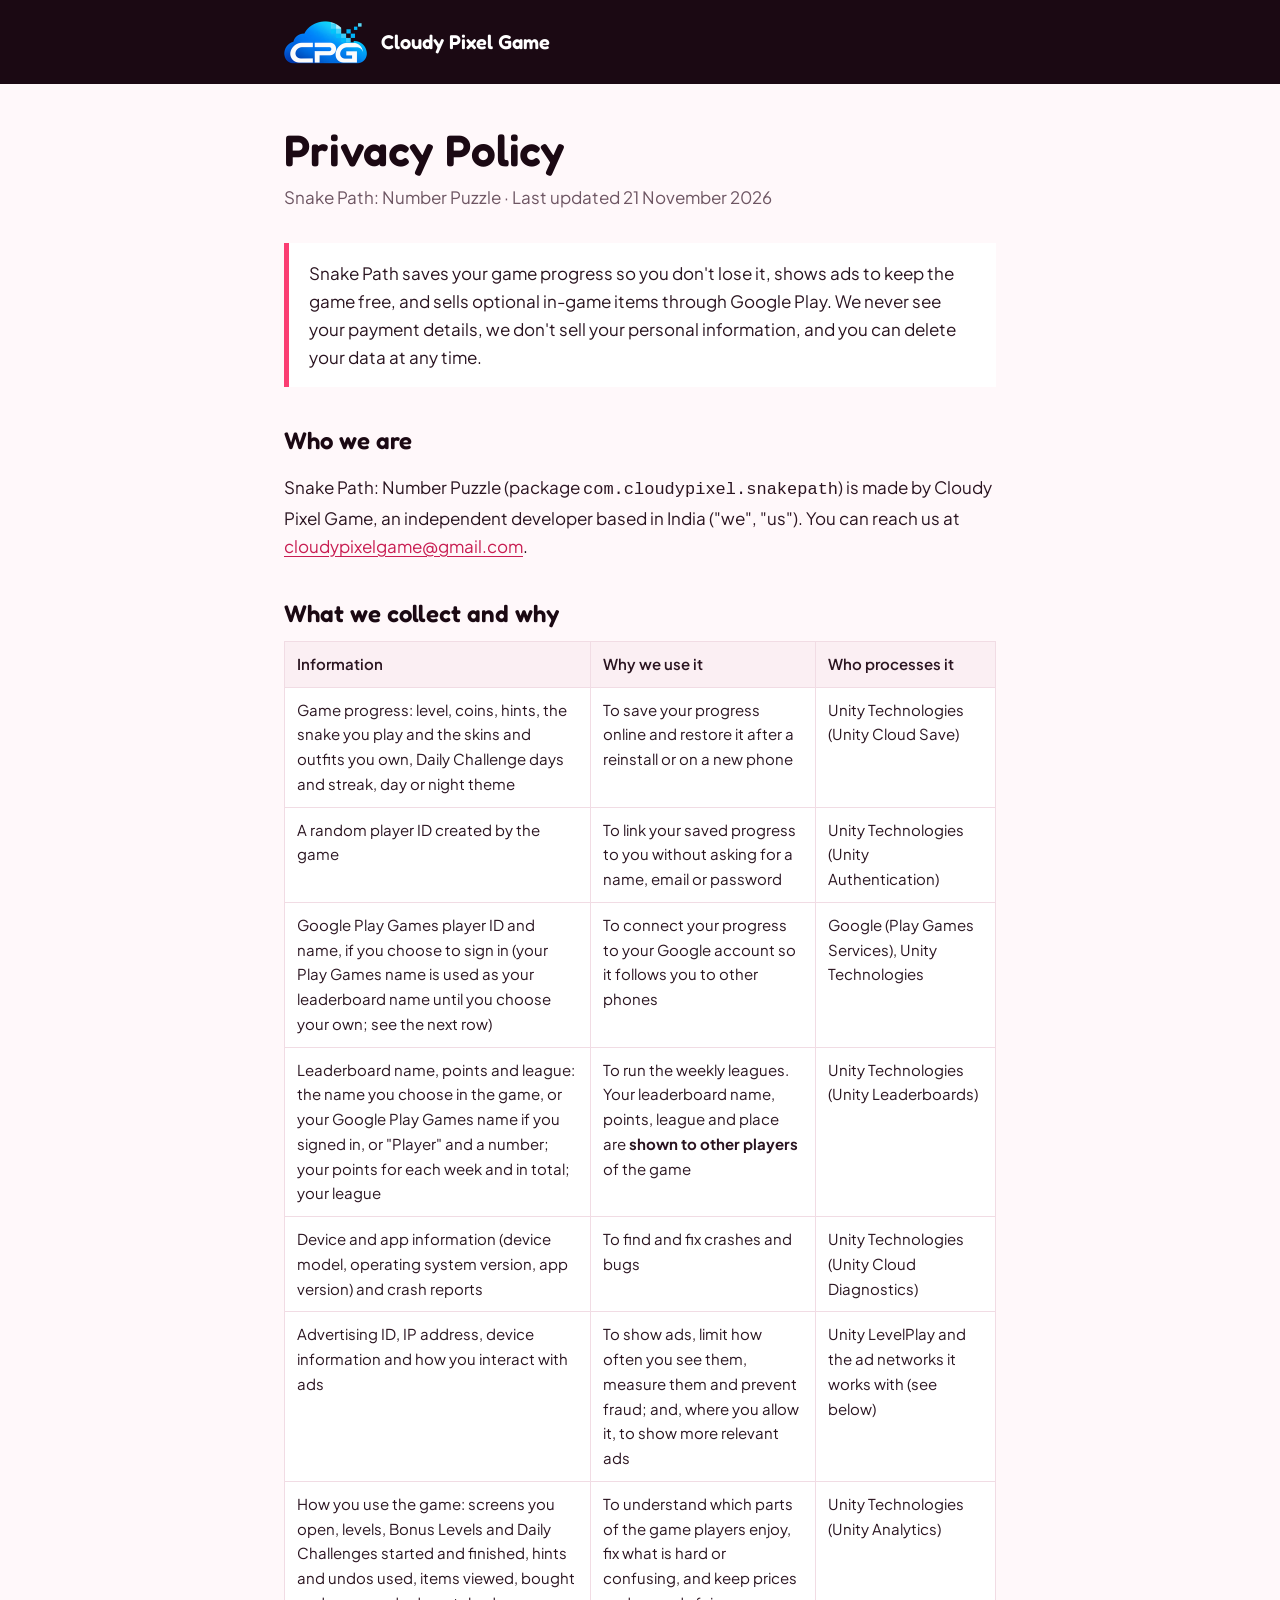
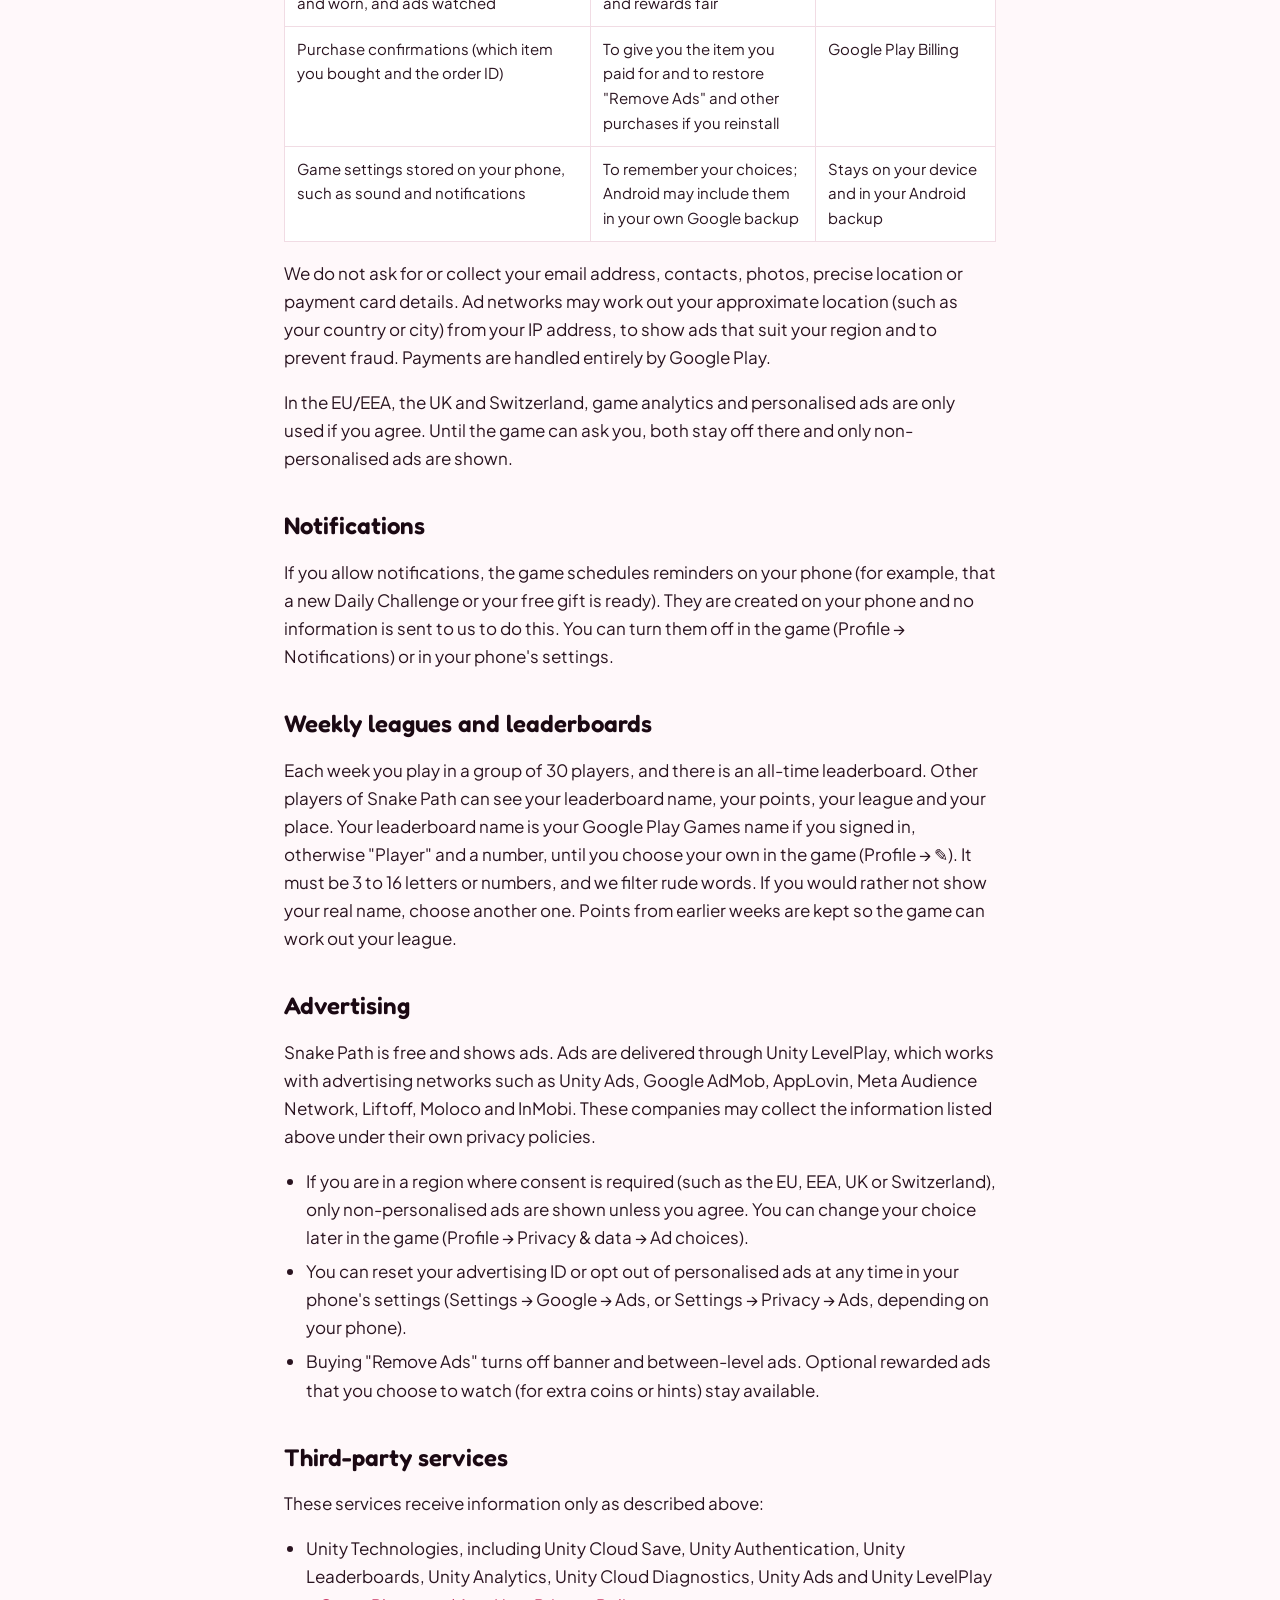
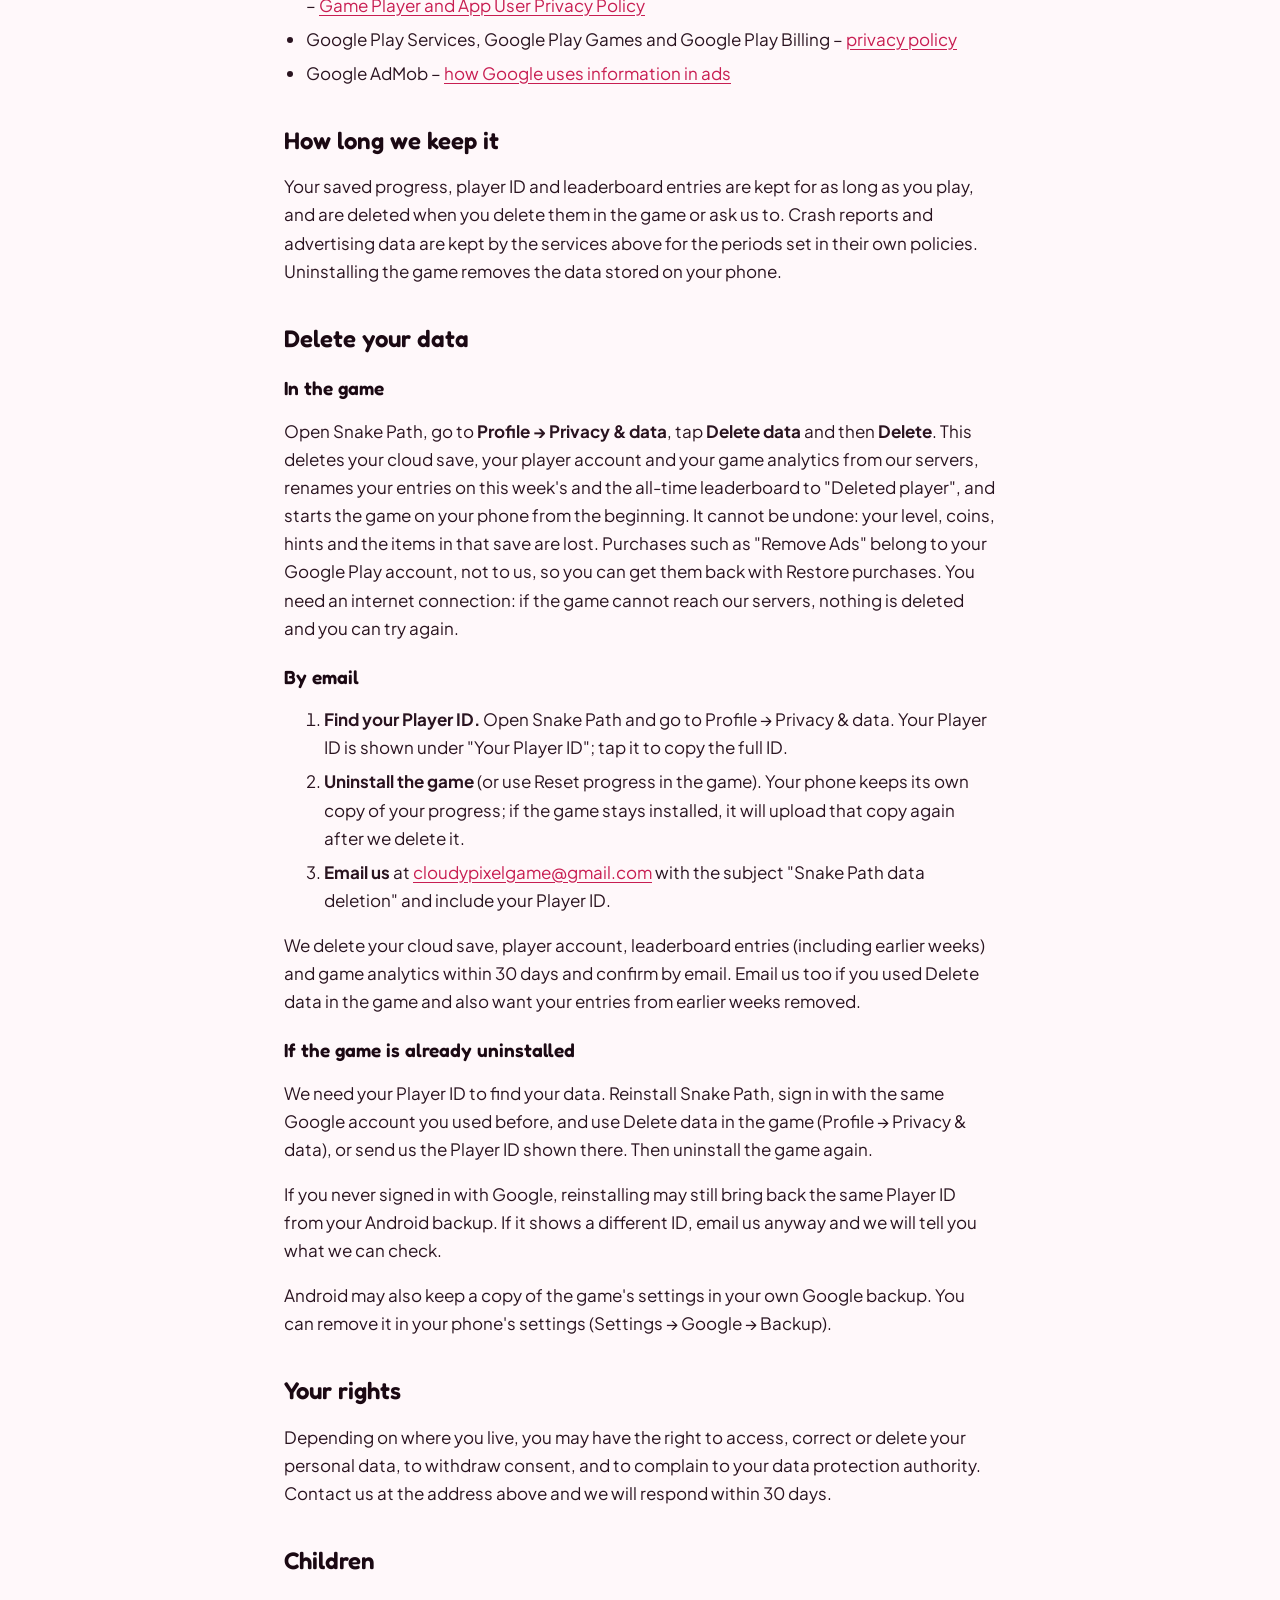
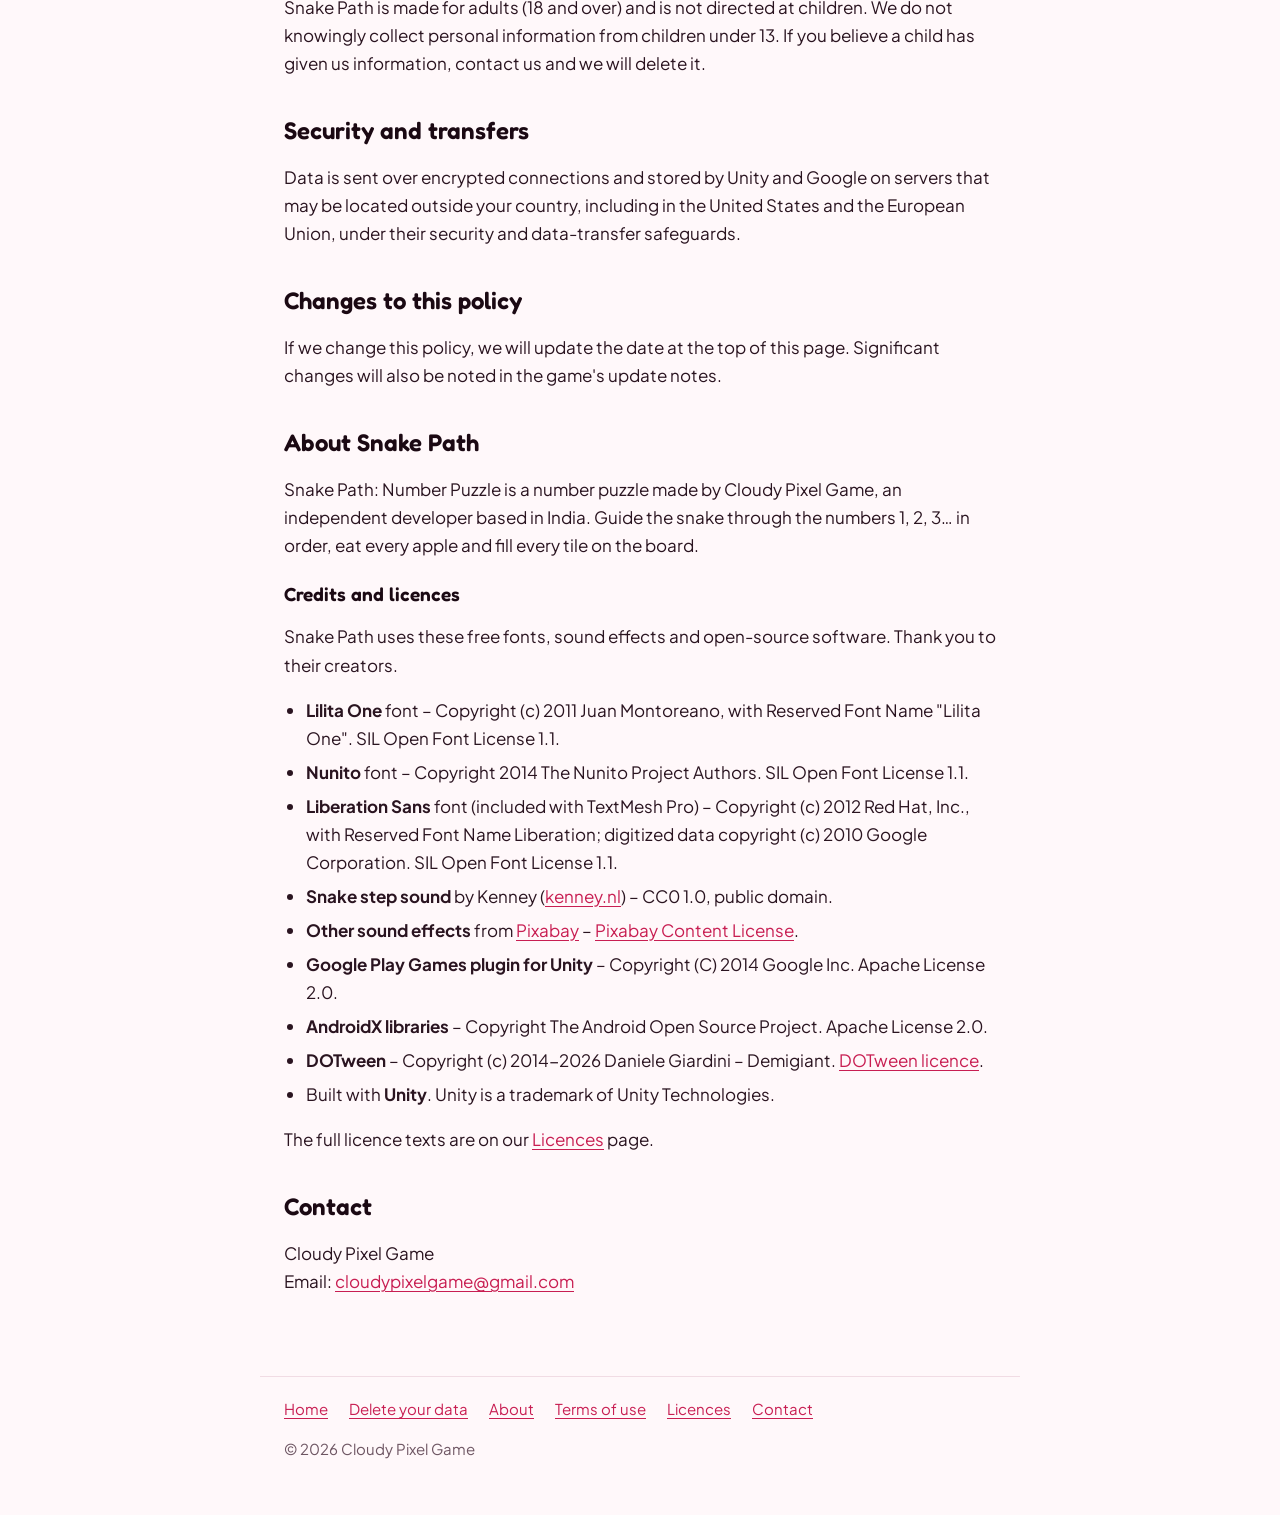
<file: snake-path/privacy-policy.html>
<!doctype html>
<html lang="en">
<head>
  <meta charset="utf-8">
  <meta name="viewport" content="width=device-width, initial-scale=1">
  <title>Privacy Policy – Snake Path</title>
  <meta name="description" content="How Snake Path: Number Puzzle by Cloudy Pixel Game collects, uses and protects your information.">
  <link rel="icon" href="../favicon.png">
  <link rel="preconnect" href="https://fonts.googleapis.com">
  <link rel="preconnect" href="https://fonts.gstatic.com" crossorigin>
  <link href="https://fonts.googleapis.com/css2?family=Fredoka:wght@600&family=Plus+Jakarta+Sans:wght@400;600&display=swap" rel="stylesheet">
  <link rel="stylesheet" href="../style.css">
</head>
<body>
  <header class="band">
    <div class="band-inner">
      <img src="../cpg-logo.png" alt="Cloudy Pixel Game logo" width="83" height="44">
      <a href="../">Cloudy Pixel Game</a>
    </div>
  </header>

  <main class="doc">
    <h1>Privacy Policy</h1>
    <p class="updated">Snake Path: Number Puzzle · Last updated 21 November 2026</p>

    <div class="summary">
      <p>Snake Path saves your game progress so you don't lose it, shows ads to keep the game free, and sells optional in-game items through Google Play. We never see your payment details, we don't sell your personal information, and you can delete your data at any time.</p>
    </div>

    <h2>Who we are</h2>
    <p>Snake Path: Number Puzzle (package <code>com.cloudypixel.snakepath</code>) is made by Cloudy Pixel Game, an independent developer based in India ("we", "us"). You can reach us at <a href="mailto:cloudypixelgame@gmail.com">cloudypixelgame@gmail.com</a>.</p>

    <h2>What we collect and why</h2>
    <div class="table-wrap">
      <table>
        <thead>
          <tr><th>Information</th><th>Why we use it</th><th>Who processes it</th></tr>
        </thead>
        <tbody>
          <tr>
            <td>Game progress: level, coins, hints, the snake you play and the skins and outfits you own, Daily Challenge days and streak, day or night theme</td>
            <td>To save your progress online and restore it after a reinstall or on a new phone</td>
            <td>Unity Technologies (Unity Cloud Save)</td>
          </tr>
          <tr>
            <td>A random player ID created by the game</td>
            <td>To link your saved progress to you without asking for a name, email or password</td>
            <td>Unity Technologies (Unity Authentication)</td>
          </tr>
          <tr>
            <td>Google Play Games player ID and name, if you choose to sign in (your Play Games name is used as your leaderboard name until you choose your own; see the next row)</td>
            <td>To connect your progress to your Google account so it follows you to other phones</td>
            <td>Google (Play Games Services), Unity Technologies</td>
          </tr>
          <tr>
            <td>Leaderboard name, points and league: the name you choose in the game, or your Google Play Games name if you signed in, or "Player" and a number; your points for each week and in total; your league</td>
            <td>To run the weekly leagues. Your leaderboard name, points, league and place are <strong>shown to other players</strong> of the game</td>
            <td>Unity Technologies (Unity Leaderboards)</td>
          </tr>
          <tr>
            <td>Device and app information (device model, operating system version, app version) and crash reports</td>
            <td>To find and fix crashes and bugs</td>
            <td>Unity Technologies (Unity Cloud Diagnostics)</td>
          </tr>
          <tr>
            <td>Advertising ID, IP address, device information and how you interact with ads</td>
            <td>To show ads, limit how often you see them, measure them and prevent fraud; and, where you allow it, to show more relevant ads</td>
            <td>Unity LevelPlay and the ad networks it works with (see below)</td>
          </tr>
          <tr>
            <td>How you use the game: screens you open, levels, Bonus Levels and Daily Challenges started and finished, hints and undos used, items viewed, bought and worn, and ads watched</td>
            <td>To understand which parts of the game players enjoy, fix what is hard or confusing, and keep prices and rewards fair</td>
            <td>Unity Technologies (Unity Analytics)</td>
          </tr>
          <tr>
            <td>Purchase confirmations (which item you bought and the order ID)</td>
            <td>To give you the item you paid for and to restore "Remove Ads" and other purchases if you reinstall</td>
            <td>Google Play Billing</td>
          </tr>
          <tr>
            <td>Game settings stored on your phone, such as sound and notifications</td>
            <td>To remember your choices; Android may include them in your own Google backup</td>
            <td>Stays on your device and in your Android backup</td>
          </tr>
        </tbody>
      </table>
    </div>
    <p>We do not ask for or collect your email address, contacts, photos, precise location or payment card details. Ad networks may work out your approximate location (such as your country or city) from your IP address, to show ads that suit your region and to prevent fraud. Payments are handled entirely by Google Play.</p>
    <p>In the EU/EEA, the UK and Switzerland, game analytics and personalised ads are only used if you agree. Until the game can ask you, both stay off there and only non-personalised ads are shown.</p>

    <h2>Notifications</h2>
    <p>If you allow notifications, the game schedules reminders on your phone (for example, that a new Daily Challenge or your free gift is ready). They are created on your phone and no information is sent to us to do this. You can turn them off in the game (Profile → Notifications) or in your phone's settings.</p>

    <h2 id="leaderboards">Weekly leagues and leaderboards</h2>
    <p>Each week you play in a group of 30 players, and there is an all-time leaderboard. Other players of Snake Path can see your leaderboard name, your points, your league and your place. Your leaderboard name is your Google Play Games name if you signed in, otherwise "Player" and a number, until you choose your own in the game (Profile → ✎). It must be 3 to 16 letters or numbers, and we filter rude words. If you would rather not show your real name, choose another one. Points from earlier weeks are kept so the game can work out your league.</p>

    <h2>Advertising</h2>
    <p>Snake Path is free and shows ads. Ads are delivered through Unity LevelPlay, which works with advertising networks such as Unity Ads, Google AdMob, AppLovin, Meta Audience Network, Liftoff, Moloco and InMobi. These companies may collect the information listed above under their own privacy policies.</p>
    <ul>
      <li>If you are in a region where consent is required (such as the EU, EEA, UK or Switzerland), only non-personalised ads are shown unless you agree. You can change your choice later in the game (Profile → Privacy &amp; data → Ad choices).</li>
      <li>You can reset your advertising ID or opt out of personalised ads at any time in your phone's settings (Settings → Google → Ads, or Settings → Privacy → Ads, depending on your phone).</li>
      <li>Buying "Remove Ads" turns off banner and between-level ads. Optional rewarded ads that you choose to watch (for extra coins or hints) stay available.</li>
    </ul>

    <h2>Third-party services</h2>
    <p>These services receive information only as described above:</p>
    <ul>
      <li>Unity Technologies, including Unity Cloud Save, Unity Authentication, Unity Leaderboards, Unity Analytics, Unity Cloud Diagnostics, Unity Ads and Unity LevelPlay – <a href="https://unity.com/legal/game-player-and-app-user-privacy-policy">Game Player and App User Privacy Policy</a></li>
      <li>Google Play Services, Google Play Games and Google Play Billing – <a href="https://policies.google.com/privacy">privacy policy</a></li>
      <li>Google AdMob – <a href="https://policies.google.com/technologies/ads">how Google uses information in ads</a></li>
    </ul>

    <h2>How long we keep it</h2>
    <p>Your saved progress, player ID and leaderboard entries are kept for as long as you play, and are deleted when you delete them in the game or ask us to. Crash reports and advertising data are kept by the services above for the periods set in their own policies. Uninstalling the game removes the data stored on your phone.</p>

    <h2 id="delete-data">Delete your data</h2>
    <h3>In the game</h3>
    <p>Open Snake Path, go to <strong>Profile → Privacy &amp; data</strong>, tap <strong>Delete data</strong> and then <strong>Delete</strong>. This deletes your cloud save, your player account and your game analytics from our servers, renames your entries on this week's and the all-time leaderboard to "Deleted player", and starts the game on your phone from the beginning. It cannot be undone: your level, coins, hints and the items in that save are lost. Purchases such as "Remove Ads" belong to your Google Play account, not to us, so you can get them back with Restore purchases. You need an internet connection: if the game cannot reach our servers, nothing is deleted and you can try again.</p>
    <h3>By email</h3>
    <ol>
      <li><strong>Find your Player ID.</strong> Open Snake Path and go to Profile → Privacy &amp; data. Your Player ID is shown under "Your Player ID"; tap it to copy the full ID.</li>
      <li><strong>Uninstall the game</strong> (or use Reset progress in the game). Your phone keeps its own copy of your progress; if the game stays installed, it will upload that copy again after we delete it.</li>
      <li><strong>Email us</strong> at <a href="mailto:cloudypixelgame@gmail.com?subject=Snake%20Path%20data%20deletion">cloudypixelgame@gmail.com</a> with the subject "Snake Path data deletion" and include your Player ID.</li>
    </ol>
    <p>We delete your cloud save, player account, leaderboard entries (including earlier weeks) and game analytics within 30 days and confirm by email. Email us too if you used Delete data in the game and also want your entries from earlier weeks removed.</p>

    <h3>If the game is already uninstalled</h3>
    <p>We need your Player ID to find your data. Reinstall Snake Path, sign in with the same Google account you used before, and use Delete data in the game (Profile → Privacy &amp; data), or send us the Player ID shown there. Then uninstall the game again.</p>
    <p>If you never signed in with Google, reinstalling may still bring back the same Player ID from your Android backup. If it shows a different ID, email us anyway and we will tell you what we can check.</p>
    <p>Android may also keep a copy of the game's settings in your own Google backup. You can remove it in your phone's settings (Settings → Google → Backup).</p>

    <h2>Your rights</h2>
    <p>Depending on where you live, you may have the right to access, correct or delete your personal data, to withdraw consent, and to complain to your data protection authority. Contact us at the address above and we will respond within 30 days.</p>

    <h2>Children</h2>
    <p>Snake Path is made for adults (18 and over) and is not directed at children. We do not knowingly collect personal information from children under 13. If you believe a child has given us information, contact us and we will delete it.</p>

    <h2>Security and transfers</h2>
    <p>Data is sent over encrypted connections and stored by Unity and Google on servers that may be located outside your country, including in the United States and the European Union, under their security and data-transfer safeguards.</p>

    <h2>Changes to this policy</h2>
    <p>If we change this policy, we will update the date at the top of this page. Significant changes will also be noted in the game's update notes.</p>

    <h2 id="about">About Snake Path</h2>
    <p>Snake Path: Number Puzzle is a number puzzle made by Cloudy Pixel Game, an independent developer based in India. Guide the snake through the numbers 1, 2, 3… in order, eat every apple and fill every tile on the board.</p>

    <h3 id="credits">Credits and licences</h3>
    <p>Snake Path uses these free fonts, sound effects and open-source software. Thank you to their creators.</p>
    <ul>
      <li><strong>Lilita One</strong> font – Copyright (c) 2011 Juan Montoreano, with Reserved Font Name "Lilita One". SIL Open Font License 1.1.</li>
      <li><strong>Nunito</strong> font – Copyright 2014 The Nunito Project Authors. SIL Open Font License 1.1.</li>
      <li><strong>Liberation Sans</strong> font (included with TextMesh Pro) – Copyright (c) 2012 Red Hat, Inc., with Reserved Font Name Liberation; digitized data copyright (c) 2010 Google Corporation. SIL Open Font License 1.1.</li>
      <li><strong>Snake step sound</strong> by Kenney (<a href="https://kenney.nl">kenney.nl</a>) – CC0 1.0, public domain.</li>
      <li><strong>Other sound effects</strong> from <a href="https://pixabay.com">Pixabay</a> – <a href="https://pixabay.com/service/license-summary/">Pixabay Content License</a>.</li>
      <li><strong>Google Play Games plugin for Unity</strong> – Copyright (C) 2014 Google Inc. Apache License 2.0.</li>
      <li><strong>AndroidX libraries</strong> – Copyright The Android Open Source Project. Apache License 2.0.</li>
      <li><strong>DOTween</strong> – Copyright (c) 2014-2026 Daniele Giardini – Demigiant. <a href="http://dotween.demigiant.com/license.php">DOTween licence</a>.</li>
      <li>Built with <strong>Unity</strong>. Unity is a trademark of Unity Technologies.</li>
    </ul>
    <p>The full licence texts are on our <a href="../licences.html">Licences</a> page.</p>

    <h2>Contact</h2>
    <p>Cloudy Pixel Game<br>
    Email: <a href="mailto:cloudypixelgame@gmail.com">cloudypixelgame@gmail.com</a></p>
  </main>

  <footer>
    <a href="../">Home</a>
    <a href="#delete-data">Delete your data</a>
    <a href="#about">About</a>
    <a href="../terms.html">Terms of use</a>
    <a href="../licences.html">Licences</a>
    <a href="../contact.html">Contact</a>
    <p>© 2026 Cloudy Pixel Game</p>
  </footer>
</body>
</html>
</file>
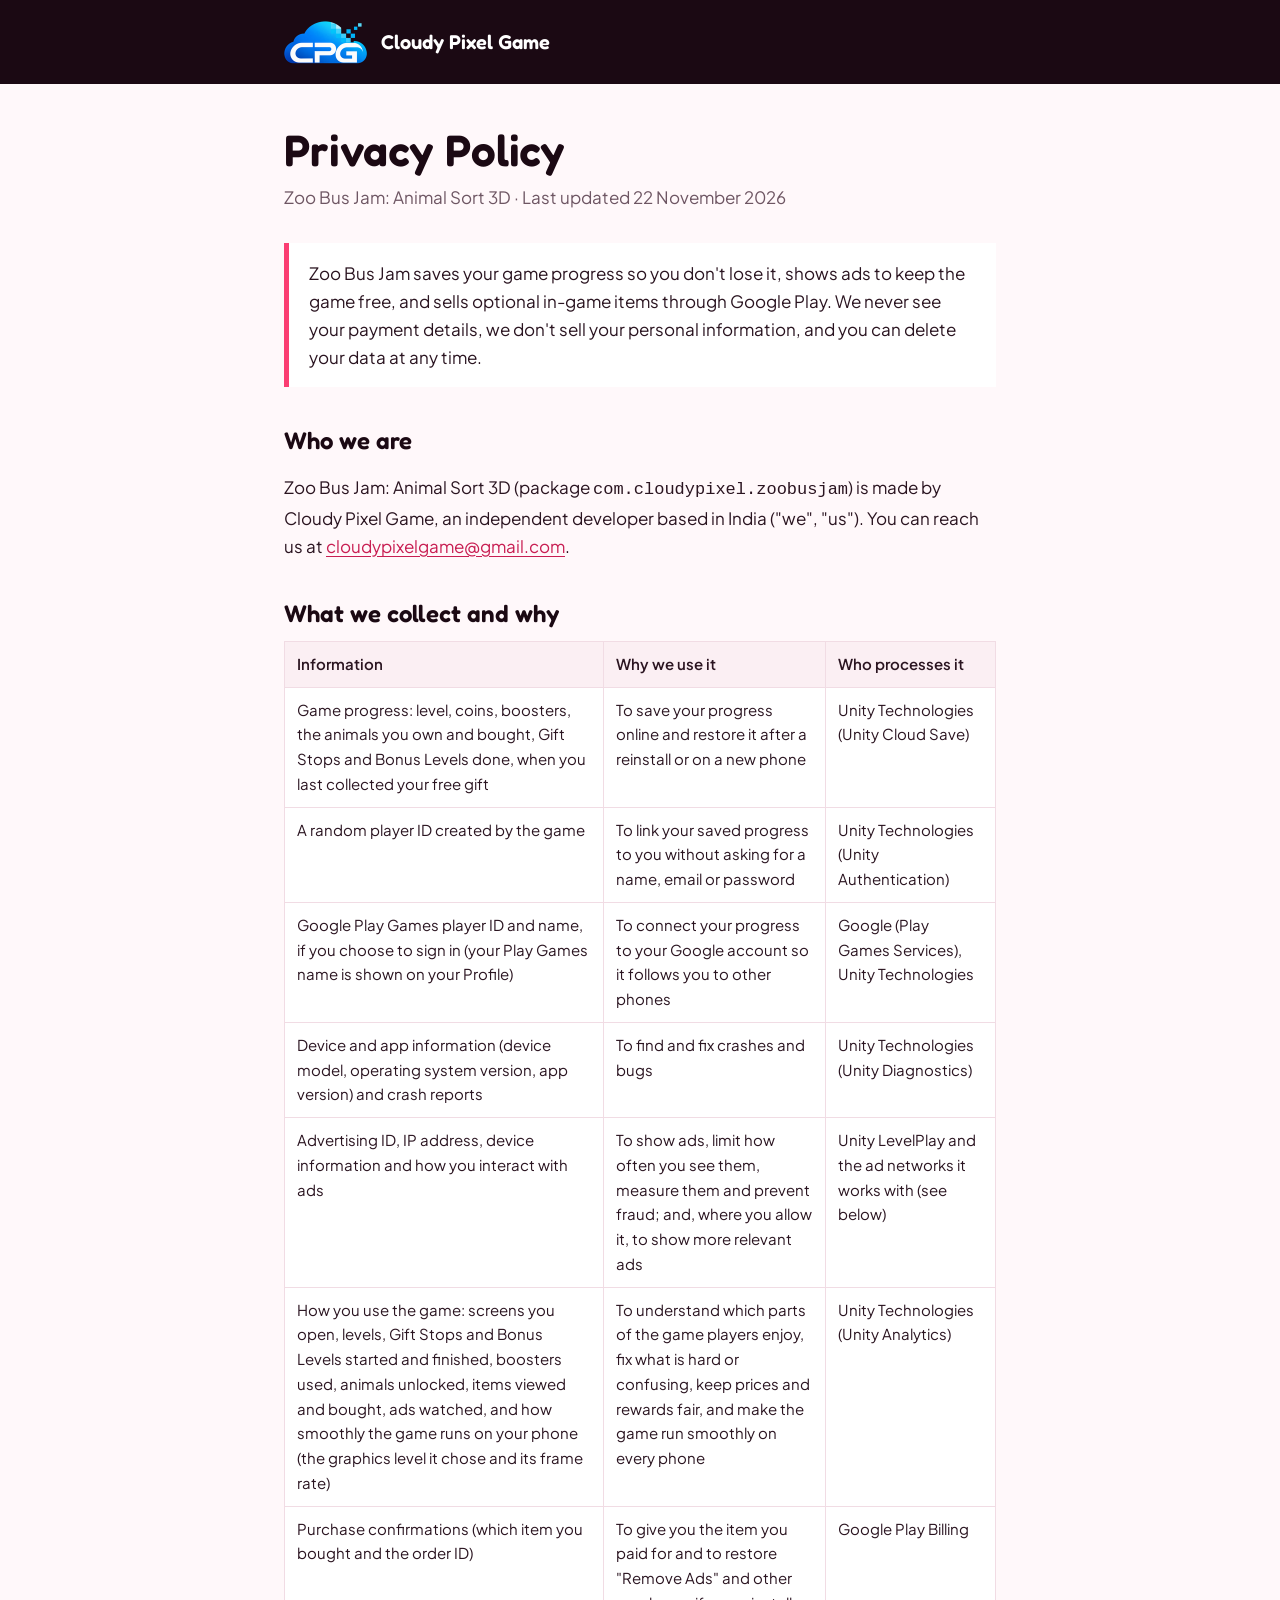
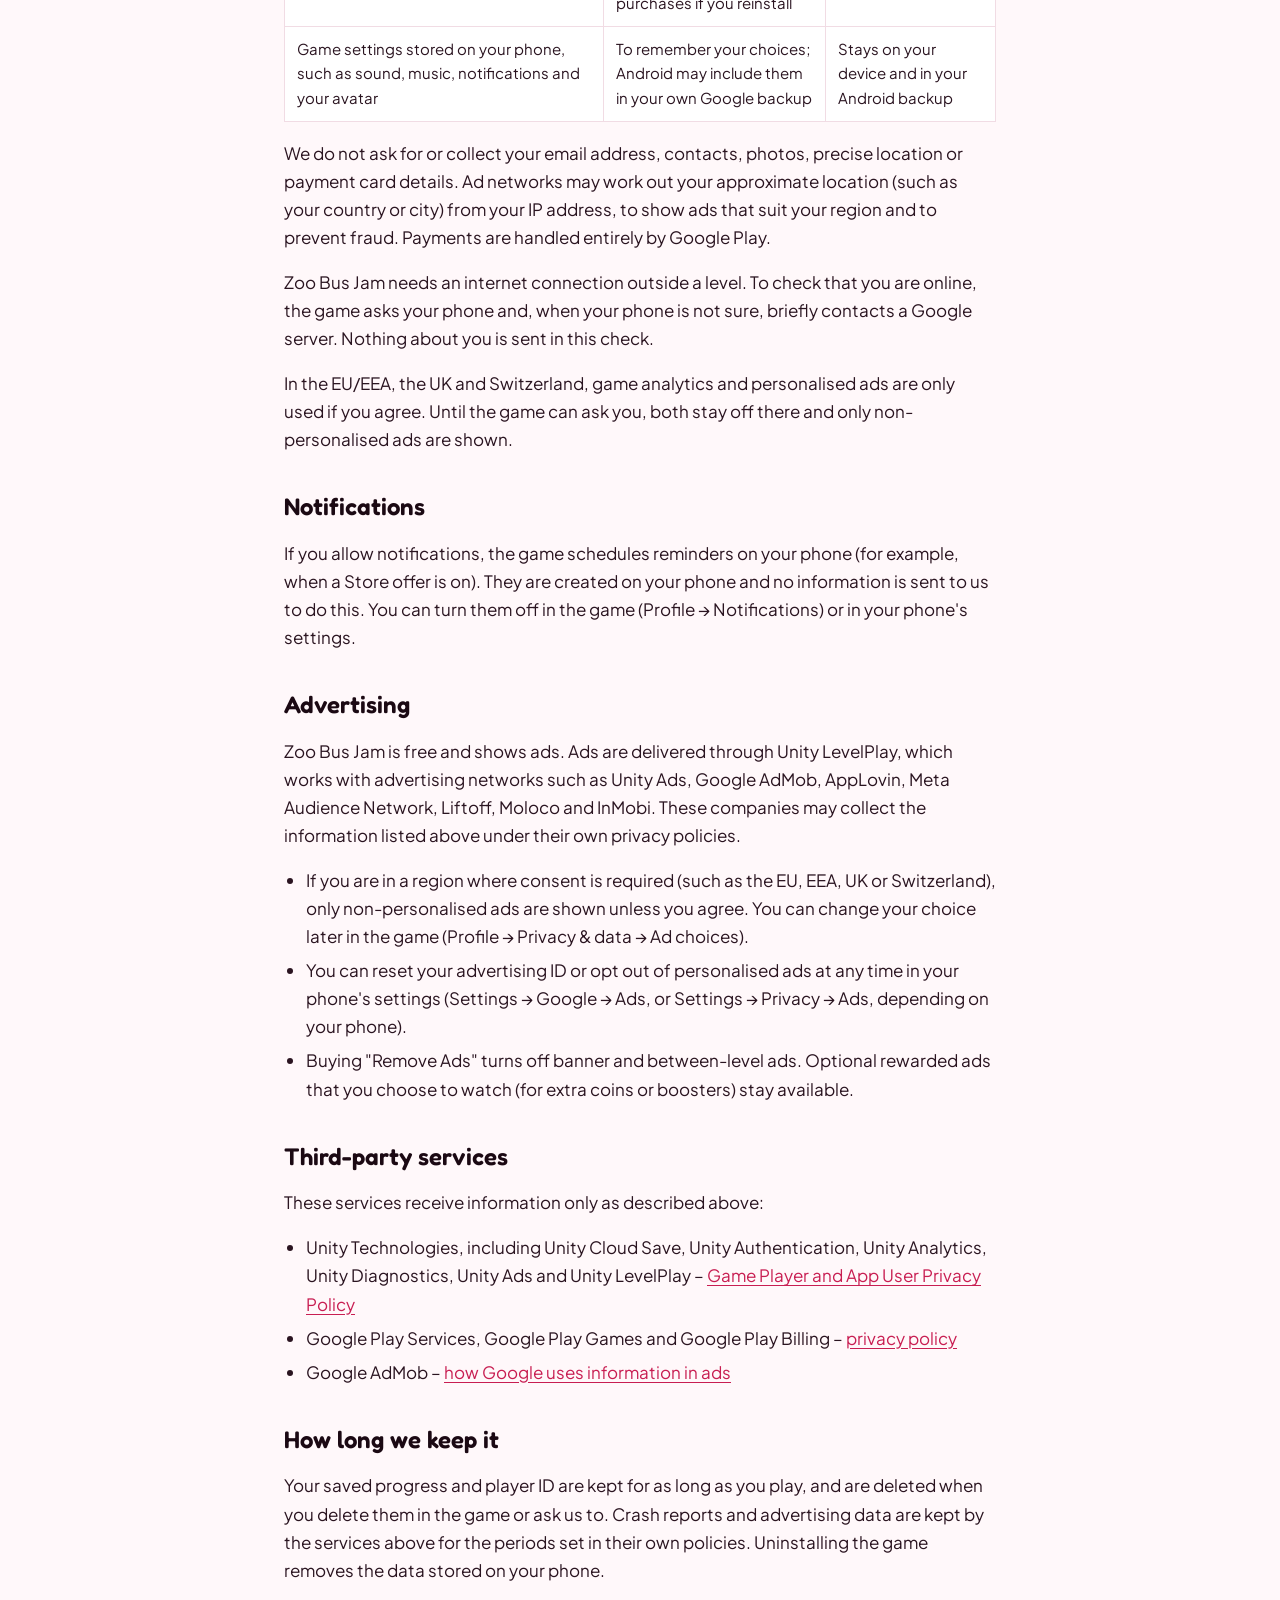
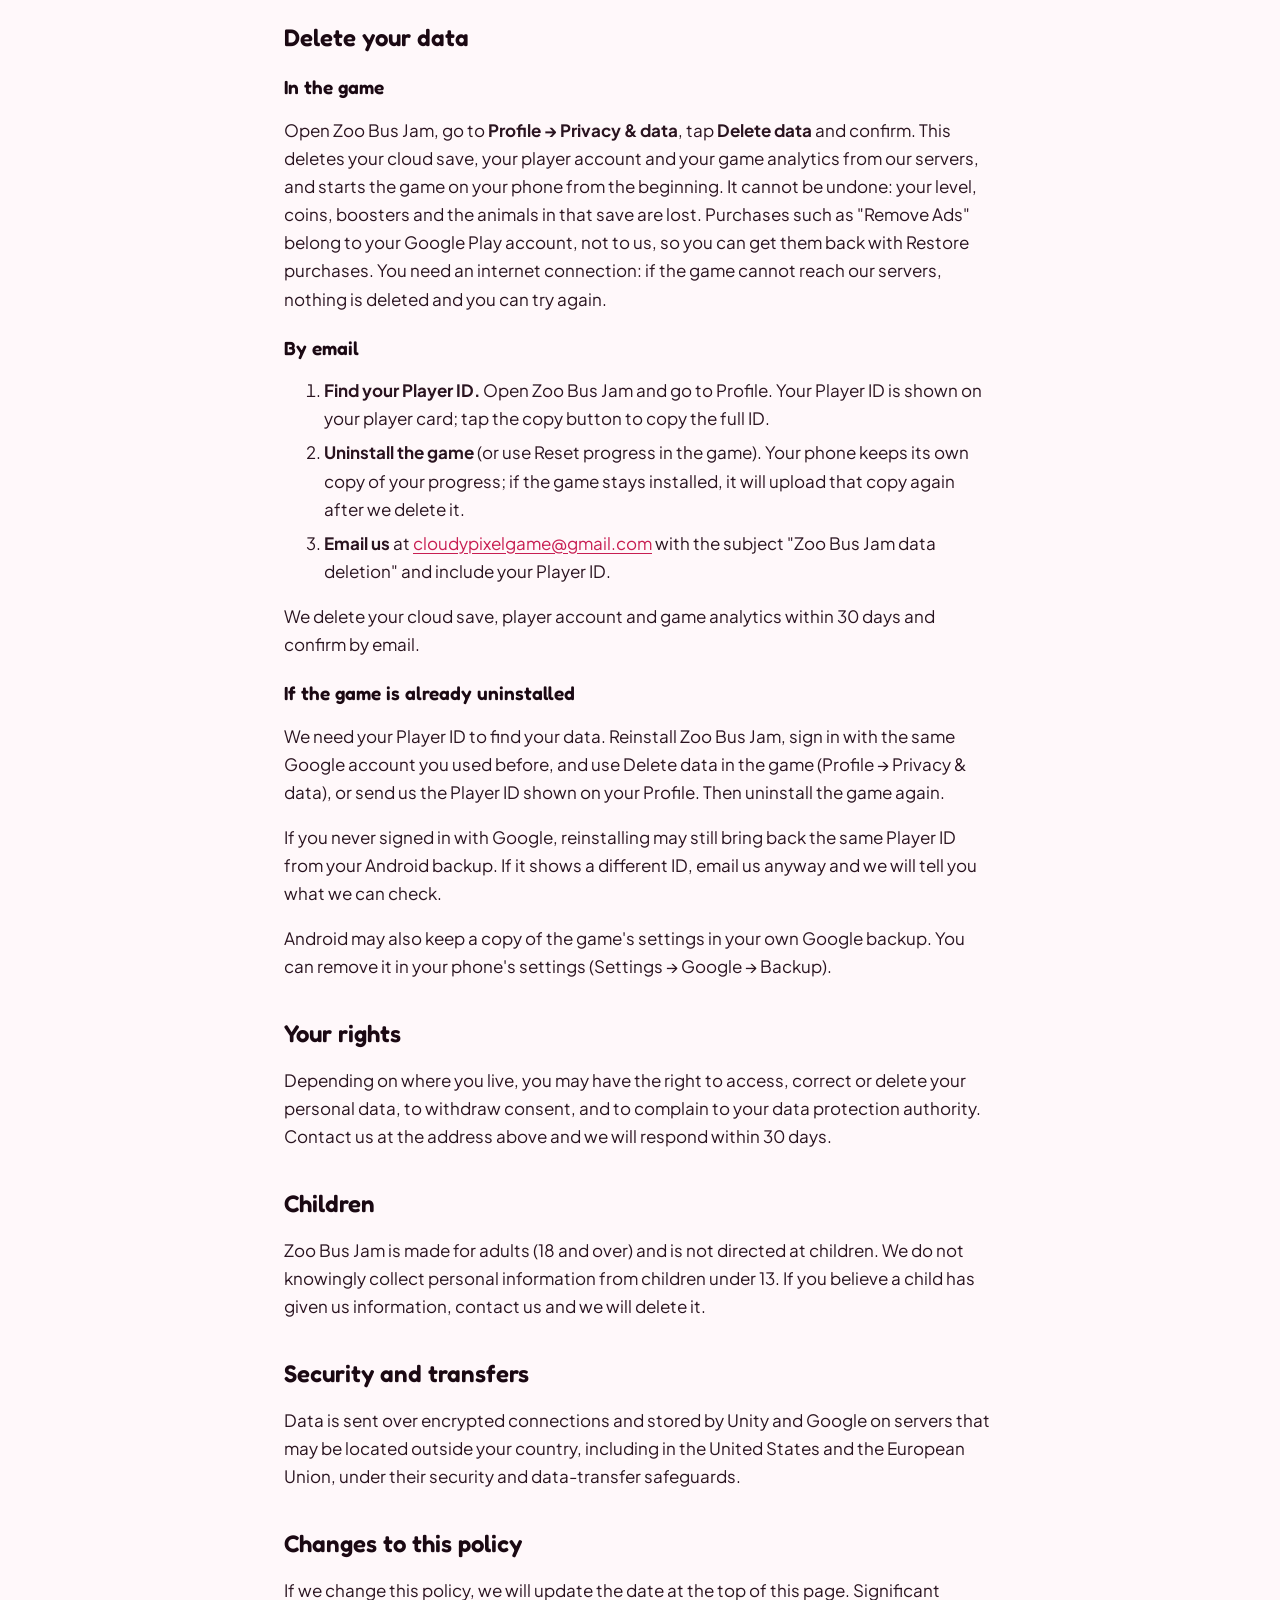
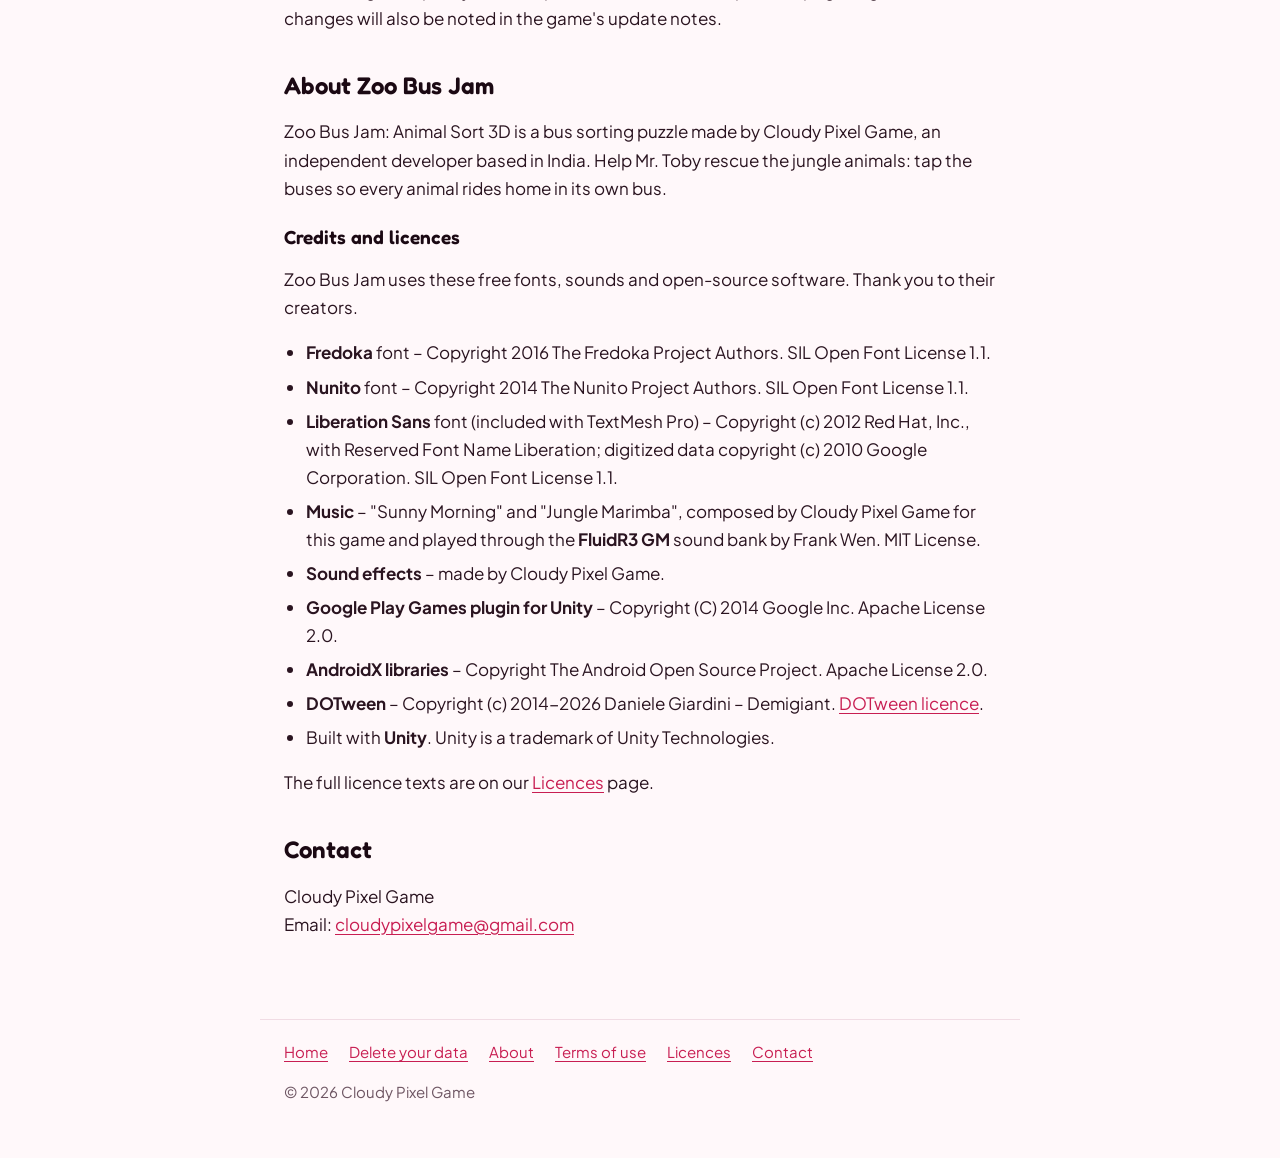
<file: zoo-bus-jam/privacy-policy.html>
<!doctype html>
<html lang="en">
<head>
  <meta charset="utf-8">
  <meta name="viewport" content="width=device-width, initial-scale=1">
  <title>Privacy Policy – Zoo Bus Jam</title>
  <meta name="description" content="How Zoo Bus Jam: Animal Sort 3D by Cloudy Pixel Game collects, uses and protects your information.">
  <link rel="icon" href="../favicon.png">
  <link rel="preconnect" href="https://fonts.googleapis.com">
  <link rel="preconnect" href="https://fonts.gstatic.com" crossorigin>
  <link href="https://fonts.googleapis.com/css2?family=Fredoka:wght@600&family=Plus+Jakarta+Sans:wght@400;600&display=swap" rel="stylesheet">
  <link rel="stylesheet" href="../style.css">
</head>
<body>
  <header class="band">
    <div class="band-inner">
      <img src="../cpg-logo.png" alt="Cloudy Pixel Game logo" width="83" height="44">
      <a href="../">Cloudy Pixel Game</a>
    </div>
  </header>

  <main class="doc">
    <h1>Privacy Policy</h1>
    <p class="updated">Zoo Bus Jam: Animal Sort 3D · Last updated 22 November 2026</p>

    <div class="summary">
      <p>Zoo Bus Jam saves your game progress so you don't lose it, shows ads to keep the game free, and sells optional in-game items through Google Play. We never see your payment details, we don't sell your personal information, and you can delete your data at any time.</p>
    </div>

    <h2>Who we are</h2>
    <p>Zoo Bus Jam: Animal Sort 3D (package <code>com.cloudypixel.zoobusjam</code>) is made by Cloudy Pixel Game, an independent developer based in India ("we", "us"). You can reach us at <a href="mailto:cloudypixelgame@gmail.com">cloudypixelgame@gmail.com</a>.</p>

    <h2>What we collect and why</h2>
    <div class="table-wrap">
      <table>
        <thead>
          <tr><th>Information</th><th>Why we use it</th><th>Who processes it</th></tr>
        </thead>
        <tbody>
          <tr>
            <td>Game progress: level, coins, boosters, the animals you own and bought, Gift Stops and Bonus Levels done, when you last collected your free gift</td>
            <td>To save your progress online and restore it after a reinstall or on a new phone</td>
            <td>Unity Technologies (Unity Cloud Save)</td>
          </tr>
          <tr>
            <td>A random player ID created by the game</td>
            <td>To link your saved progress to you without asking for a name, email or password</td>
            <td>Unity Technologies (Unity Authentication)</td>
          </tr>
          <tr>
            <td>Google Play Games player ID and name, if you choose to sign in (your Play Games name is shown on your Profile)</td>
            <td>To connect your progress to your Google account so it follows you to other phones</td>
            <td>Google (Play Games Services), Unity Technologies</td>
          </tr>
          <tr>
            <td>Device and app information (device model, operating system version, app version) and crash reports</td>
            <td>To find and fix crashes and bugs</td>
            <td>Unity Technologies (Unity Diagnostics)</td>
          </tr>
          <tr>
            <td>Advertising ID, IP address, device information and how you interact with ads</td>
            <td>To show ads, limit how often you see them, measure them and prevent fraud; and, where you allow it, to show more relevant ads</td>
            <td>Unity LevelPlay and the ad networks it works with (see below)</td>
          </tr>
          <tr>
            <td>How you use the game: screens you open, levels, Gift Stops and Bonus Levels started and finished, boosters used, animals unlocked, items viewed and bought, ads watched, and how smoothly the game runs on your phone (the graphics level it chose and its frame rate)</td>
            <td>To understand which parts of the game players enjoy, fix what is hard or confusing, keep prices and rewards fair, and make the game run smoothly on every phone</td>
            <td>Unity Technologies (Unity Analytics)</td>
          </tr>
          <tr>
            <td>Purchase confirmations (which item you bought and the order ID)</td>
            <td>To give you the item you paid for and to restore "Remove Ads" and other purchases if you reinstall</td>
            <td>Google Play Billing</td>
          </tr>
          <tr>
            <td>Game settings stored on your phone, such as sound, music, notifications and your avatar</td>
            <td>To remember your choices; Android may include them in your own Google backup</td>
            <td>Stays on your device and in your Android backup</td>
          </tr>
        </tbody>
      </table>
    </div>
    <p>We do not ask for or collect your email address, contacts, photos, precise location or payment card details. Ad networks may work out your approximate location (such as your country or city) from your IP address, to show ads that suit your region and to prevent fraud. Payments are handled entirely by Google Play.</p>
    <p>Zoo Bus Jam needs an internet connection outside a level. To check that you are online, the game asks your phone and, when your phone is not sure, briefly contacts a Google server. Nothing about you is sent in this check.</p>
    <p>In the EU/EEA, the UK and Switzerland, game analytics and personalised ads are only used if you agree. Until the game can ask you, both stay off there and only non-personalised ads are shown.</p>

    <h2>Notifications</h2>
    <p>If you allow notifications, the game schedules reminders on your phone (for example, when a Store offer is on). They are created on your phone and no information is sent to us to do this. You can turn them off in the game (Profile → Notifications) or in your phone's settings.</p>

    <h2>Advertising</h2>
    <p>Zoo Bus Jam is free and shows ads. Ads are delivered through Unity LevelPlay, which works with advertising networks such as Unity Ads, Google AdMob, AppLovin, Meta Audience Network, Liftoff, Moloco and InMobi. These companies may collect the information listed above under their own privacy policies.</p>
    <ul>
      <li>If you are in a region where consent is required (such as the EU, EEA, UK or Switzerland), only non-personalised ads are shown unless you agree. You can change your choice later in the game (Profile → Privacy &amp; data → Ad choices).</li>
      <li>You can reset your advertising ID or opt out of personalised ads at any time in your phone's settings (Settings → Google → Ads, or Settings → Privacy → Ads, depending on your phone).</li>
      <li>Buying "Remove Ads" turns off banner and between-level ads. Optional rewarded ads that you choose to watch (for extra coins or boosters) stay available.</li>
    </ul>

    <h2>Third-party services</h2>
    <p>These services receive information only as described above:</p>
    <ul>
      <li>Unity Technologies, including Unity Cloud Save, Unity Authentication, Unity Analytics, Unity Diagnostics, Unity Ads and Unity LevelPlay – <a href="https://unity.com/legal/game-player-and-app-user-privacy-policy">Game Player and App User Privacy Policy</a></li>
      <li>Google Play Services, Google Play Games and Google Play Billing – <a href="https://policies.google.com/privacy">privacy policy</a></li>
      <li>Google AdMob – <a href="https://policies.google.com/technologies/ads">how Google uses information in ads</a></li>
    </ul>

    <h2>How long we keep it</h2>
    <p>Your saved progress and player ID are kept for as long as you play, and are deleted when you delete them in the game or ask us to. Crash reports and advertising data are kept by the services above for the periods set in their own policies. Uninstalling the game removes the data stored on your phone.</p>

    <h2 id="delete-data">Delete your data</h2>
    <h3>In the game</h3>
    <p>Open Zoo Bus Jam, go to <strong>Profile → Privacy &amp; data</strong>, tap <strong>Delete data</strong> and confirm. This deletes your cloud save, your player account and your game analytics from our servers, and starts the game on your phone from the beginning. It cannot be undone: your level, coins, boosters and the animals in that save are lost. Purchases such as "Remove Ads" belong to your Google Play account, not to us, so you can get them back with Restore purchases. You need an internet connection: if the game cannot reach our servers, nothing is deleted and you can try again.</p>
    <h3>By email</h3>
    <ol>
      <li><strong>Find your Player ID.</strong> Open Zoo Bus Jam and go to Profile. Your Player ID is shown on your player card; tap the copy button to copy the full ID.</li>
      <li><strong>Uninstall the game</strong> (or use Reset progress in the game). Your phone keeps its own copy of your progress; if the game stays installed, it will upload that copy again after we delete it.</li>
      <li><strong>Email us</strong> at <a href="mailto:cloudypixelgame@gmail.com?subject=Zoo%20Bus%20Jam%20data%20deletion">cloudypixelgame@gmail.com</a> with the subject "Zoo Bus Jam data deletion" and include your Player ID.</li>
    </ol>
    <p>We delete your cloud save, player account and game analytics within 30 days and confirm by email.</p>

    <h3>If the game is already uninstalled</h3>
    <p>We need your Player ID to find your data. Reinstall Zoo Bus Jam, sign in with the same Google account you used before, and use Delete data in the game (Profile → Privacy &amp; data), or send us the Player ID shown on your Profile. Then uninstall the game again.</p>
    <p>If you never signed in with Google, reinstalling may still bring back the same Player ID from your Android backup. If it shows a different ID, email us anyway and we will tell you what we can check.</p>
    <p>Android may also keep a copy of the game's settings in your own Google backup. You can remove it in your phone's settings (Settings → Google → Backup).</p>

    <h2>Your rights</h2>
    <p>Depending on where you live, you may have the right to access, correct or delete your personal data, to withdraw consent, and to complain to your data protection authority. Contact us at the address above and we will respond within 30 days.</p>

    <h2>Children</h2>
    <p>Zoo Bus Jam is made for adults (18 and over) and is not directed at children. We do not knowingly collect personal information from children under 13. If you believe a child has given us information, contact us and we will delete it.</p>

    <h2>Security and transfers</h2>
    <p>Data is sent over encrypted connections and stored by Unity and Google on servers that may be located outside your country, including in the United States and the European Union, under their security and data-transfer safeguards.</p>

    <h2>Changes to this policy</h2>
    <p>If we change this policy, we will update the date at the top of this page. Significant changes will also be noted in the game's update notes.</p>

    <h2 id="about">About Zoo Bus Jam</h2>
    <p>Zoo Bus Jam: Animal Sort 3D is a bus sorting puzzle made by Cloudy Pixel Game, an independent developer based in India. Help Mr. Toby rescue the jungle animals: tap the buses so every animal rides home in its own bus.</p>

    <h3 id="credits">Credits and licences</h3>
    <p>Zoo Bus Jam uses these free fonts, sounds and open-source software. Thank you to their creators.</p>
    <ul>
      <li><strong>Fredoka</strong> font – Copyright 2016 The Fredoka Project Authors. SIL Open Font License 1.1.</li>
      <li><strong>Nunito</strong> font – Copyright 2014 The Nunito Project Authors. SIL Open Font License 1.1.</li>
      <li><strong>Liberation Sans</strong> font (included with TextMesh Pro) – Copyright (c) 2012 Red Hat, Inc., with Reserved Font Name Liberation; digitized data copyright (c) 2010 Google Corporation. SIL Open Font License 1.1.</li>
      <li><strong>Music</strong> – "Sunny Morning" and "Jungle Marimba", composed by Cloudy Pixel Game for this game and played through the <strong>FluidR3 GM</strong> sound bank by Frank Wen. MIT License.</li>
      <li><strong>Sound effects</strong> – made by Cloudy Pixel Game.</li>
      <li><strong>Google Play Games plugin for Unity</strong> – Copyright (C) 2014 Google Inc. Apache License 2.0.</li>
      <li><strong>AndroidX libraries</strong> – Copyright The Android Open Source Project. Apache License 2.0.</li>
      <li><strong>DOTween</strong> – Copyright (c) 2014-2026 Daniele Giardini – Demigiant. <a href="http://dotween.demigiant.com/license.php">DOTween licence</a>.</li>
      <li>Built with <strong>Unity</strong>. Unity is a trademark of Unity Technologies.</li>
    </ul>
    <p>The full licence texts are on our <a href="../licences.html">Licences</a> page.</p>

    <h2>Contact</h2>
    <p>Cloudy Pixel Game<br>
    Email: <a href="mailto:cloudypixelgame@gmail.com">cloudypixelgame@gmail.com</a></p>
  </main>

  <footer>
    <a href="../">Home</a>
    <a href="#delete-data">Delete your data</a>
    <a href="#about">About</a>
    <a href="../terms.html">Terms of use</a>
    <a href="../licences.html">Licences</a>
    <a href="../contact.html">Contact</a>
    <p>© 2026 Cloudy Pixel Game</p>
  </footer>
</body>
</html>
</file>
<file: style.css>
:root {
  --rose-deep: #1B0913;
  --rose: #FB3E72;
  --gold: #FFC93C;
  --paper: #FFF8FA;
  --ink: #2A1420;
  --muted: #6E5663;
  --line: #F1DCE4;
}

* { box-sizing: border-box; }

html { -webkit-text-size-adjust: 100%; }

body {
  margin: 0;
  background: var(--paper);
  color: var(--ink);
  font-family: "Plus Jakarta Sans", system-ui, -apple-system, "Segoe UI", Roboto, sans-serif;
  font-size: 17px;
  line-height: 1.65;
}

a { color: #C81E52; text-underline-offset: 3px; }
a:hover { color: var(--rose); }
a:focus-visible { outline: 3px solid var(--gold); outline-offset: 2px; border-radius: 4px; }

h1, h2, h3 {
  font-family: "Fredoka", "Plus Jakarta Sans", system-ui, sans-serif;
  font-weight: 600;
  line-height: 1.2;
  color: var(--rose-deep);
}

/* Top band: the game's own Rose surface */
.band {
  background: var(--rose-deep);
  color: #fff;
}
.band-inner {
  max-width: 760px;
  margin: 0 auto;
  padding: 20px 24px;
  display: flex;
  align-items: center;
  gap: 14px;
}
.band img { width: auto; height: 44px; display: block; }
.band a { color: #fff; text-decoration: none; font-family: "Fredoka", sans-serif; font-weight: 600; font-size: 20px; }

main {
  max-width: 760px;
  margin: 0 auto;
  padding: 40px 24px 64px;
}

/* A second game on the home page */
.game { margin-top: 56px; padding-top: 40px; border-top: 1px solid var(--line); }

.hero .game-name { font-size: clamp(40px, 8vw, 64px); margin: 0 0 8px; }
.hero .tagline { color: #B07A00; font-weight: 600; font-size: 20px; margin: 0 0 20px; }
.hero p { max-width: 60ch; }

.status {
  display: inline-block;
  margin-top: 8px;
  padding: 10px 18px;
  border-radius: 999px;
  background: var(--rose-deep);
  color: #fff;
  font-weight: 600;
}

/* Policy page */
.doc h1 { font-size: clamp(32px, 6vw, 44px); margin: 0 0 6px; }
.doc .updated { color: var(--muted); margin: 0 0 32px; }
.doc h2 { font-size: 24px; margin: 40px 0 10px; }
.doc h3 { font-size: 19px; margin: 24px 0 6px; }
.doc p, .doc li { max-width: 68ch; }
.doc ul { padding-left: 22px; }
.doc li { margin: 6px 0; }

.summary {
  border-left: 5px solid var(--rose);
  background: #fff;
  padding: 16px 20px;
  margin: 0 0 8px;
}
.summary p { margin: 0; }

.table-wrap { overflow-x: auto; margin: 12px 0; }
table { border-collapse: collapse; min-width: 560px; width: 100%; background: #fff; }
th, td { text-align: left; vertical-align: top; padding: 10px 12px; border: 1px solid var(--line); font-size: 15px; }
th { background: #FBEFF3; font-weight: 600; }

footer {
  border-top: 1px solid var(--line);
  max-width: 760px;
  margin: 0 auto;
  padding: 20px 24px 40px;
  color: var(--muted);
  font-size: 15px;
}
footer a { margin-right: 18px; }

@media (max-width: 520px) {
  body { font-size: 16px; }
  main { padding-top: 28px; }
}

/* Contact page: the main call to action, a chunky button like the games' own */
.cta { margin: 0 0 8px; }
.mail-button {
  display: inline-flex;
  align-items: center;
  justify-content: center;
  gap: 12px;
  min-width: 280px;
  padding: 16px 36px;
  border-radius: 18px;
  background: linear-gradient(180deg, #FF6A92 0%, var(--rose) 55%, #EE2F64 100%);
  color: #fff;
  font-family: "Fredoka", "Plus Jakarta Sans", system-ui, sans-serif;
  font-weight: 600;
  font-size: 23px;
  line-height: 1;
  letter-spacing: 0.3px;
  text-decoration: none;
  text-shadow: 0 1px 0 rgba(120, 10, 45, 0.35);
  box-shadow: 0 6px 0 #B5164A, 0 12px 24px rgba(251, 62, 114, 0.35);
  transition: transform 0.12s ease, box-shadow 0.12s ease, filter 0.12s ease;
}
.mail-button svg { flex: none; }
.mail-button:hover {
  color: #fff;
  filter: brightness(1.05);
  transform: translateY(-2px);
  box-shadow: 0 8px 0 #B5164A, 0 16px 28px rgba(251, 62, 114, 0.4);
}
.mail-button:active {
  transform: translateY(5px);
  box-shadow: 0 1px 0 #B5164A, 0 4px 10px rgba(251, 62, 114, 0.3);
}
.mail-button:focus-visible { outline: 3px solid var(--gold); outline-offset: 4px; border-radius: 18px; }
.cta-note { color: var(--muted); font-size: 15px; margin: 18px 0 0; overflow-wrap: anywhere; }
.cta-note strong { color: var(--ink); font-weight: 600; white-space: nowrap; }
@media (max-width: 520px) {
  .mail-button { display: flex; width: 100%; min-width: 0; }
}
@media (prefers-reduced-motion: reduce) {
  .mail-button { transition: none; }
}
a.status { text-decoration: none; }
a.status:hover { color: #fff; background: #3A1428; }

/* Home page: the studio's introduction, before the games */
.intro { padding: 8px 0 44px; margin-bottom: 40px; border-bottom: 1px solid var(--line); }
.intro h1 { font-size: clamp(34px, 6.4vw, 52px); margin: 0 0 18px; max-width: 18ch; }
.intro .lead { font-size: 19px; max-width: 58ch; margin: 0 0 28px; }
.intro-actions { display: flex; flex-wrap: wrap; gap: 14px; }
.button {
  display: inline-flex;
  align-items: center;
  justify-content: center;
  padding: 14px 28px;
  border-radius: 16px;
  background: linear-gradient(180deg, #FF6A92 0%, var(--rose) 55%, #EE2F64 100%);
  color: #fff;
  font-family: "Fredoka", "Plus Jakarta Sans", system-ui, sans-serif;
  font-weight: 600;
  font-size: 19px;
  line-height: 1;
  text-decoration: none;
  box-shadow: 0 5px 0 #B5164A, 0 10px 20px rgba(251, 62, 114, 0.3);
  transition: transform 0.12s ease, box-shadow 0.12s ease;
}
.button:hover { color: #fff; transform: translateY(-2px); box-shadow: 0 7px 0 #B5164A, 0 14px 24px rgba(251, 62, 114, 0.35); }
.button:active { transform: translateY(4px); box-shadow: 0 1px 0 #B5164A, 0 4px 10px rgba(251, 62, 114, 0.25); }
.button-quiet { background: #fff; color: var(--rose-deep); box-shadow: 0 5px 0 var(--line), 0 0 0 2px var(--line) inset; }
.button-quiet:hover { color: var(--rose-deep); box-shadow: 0 7px 0 var(--line), 0 0 0 2px var(--line) inset; }
.button-quiet:active { box-shadow: 0 1px 0 var(--line), 0 0 0 2px var(--line) inset; }
.section-title { font-size: 15px; letter-spacing: 0.12em; text-transform: uppercase; color: var(--muted); margin: 0 0 14px; scroll-margin-top: 16px; }
@media (max-width: 520px) {
  .intro .lead { font-size: 17px; }
  .intro-actions .button { flex: 1 1 100%; }
}
@media (prefers-reduced-motion: reduce) {
  .button { transition: none; }
}
</file>
